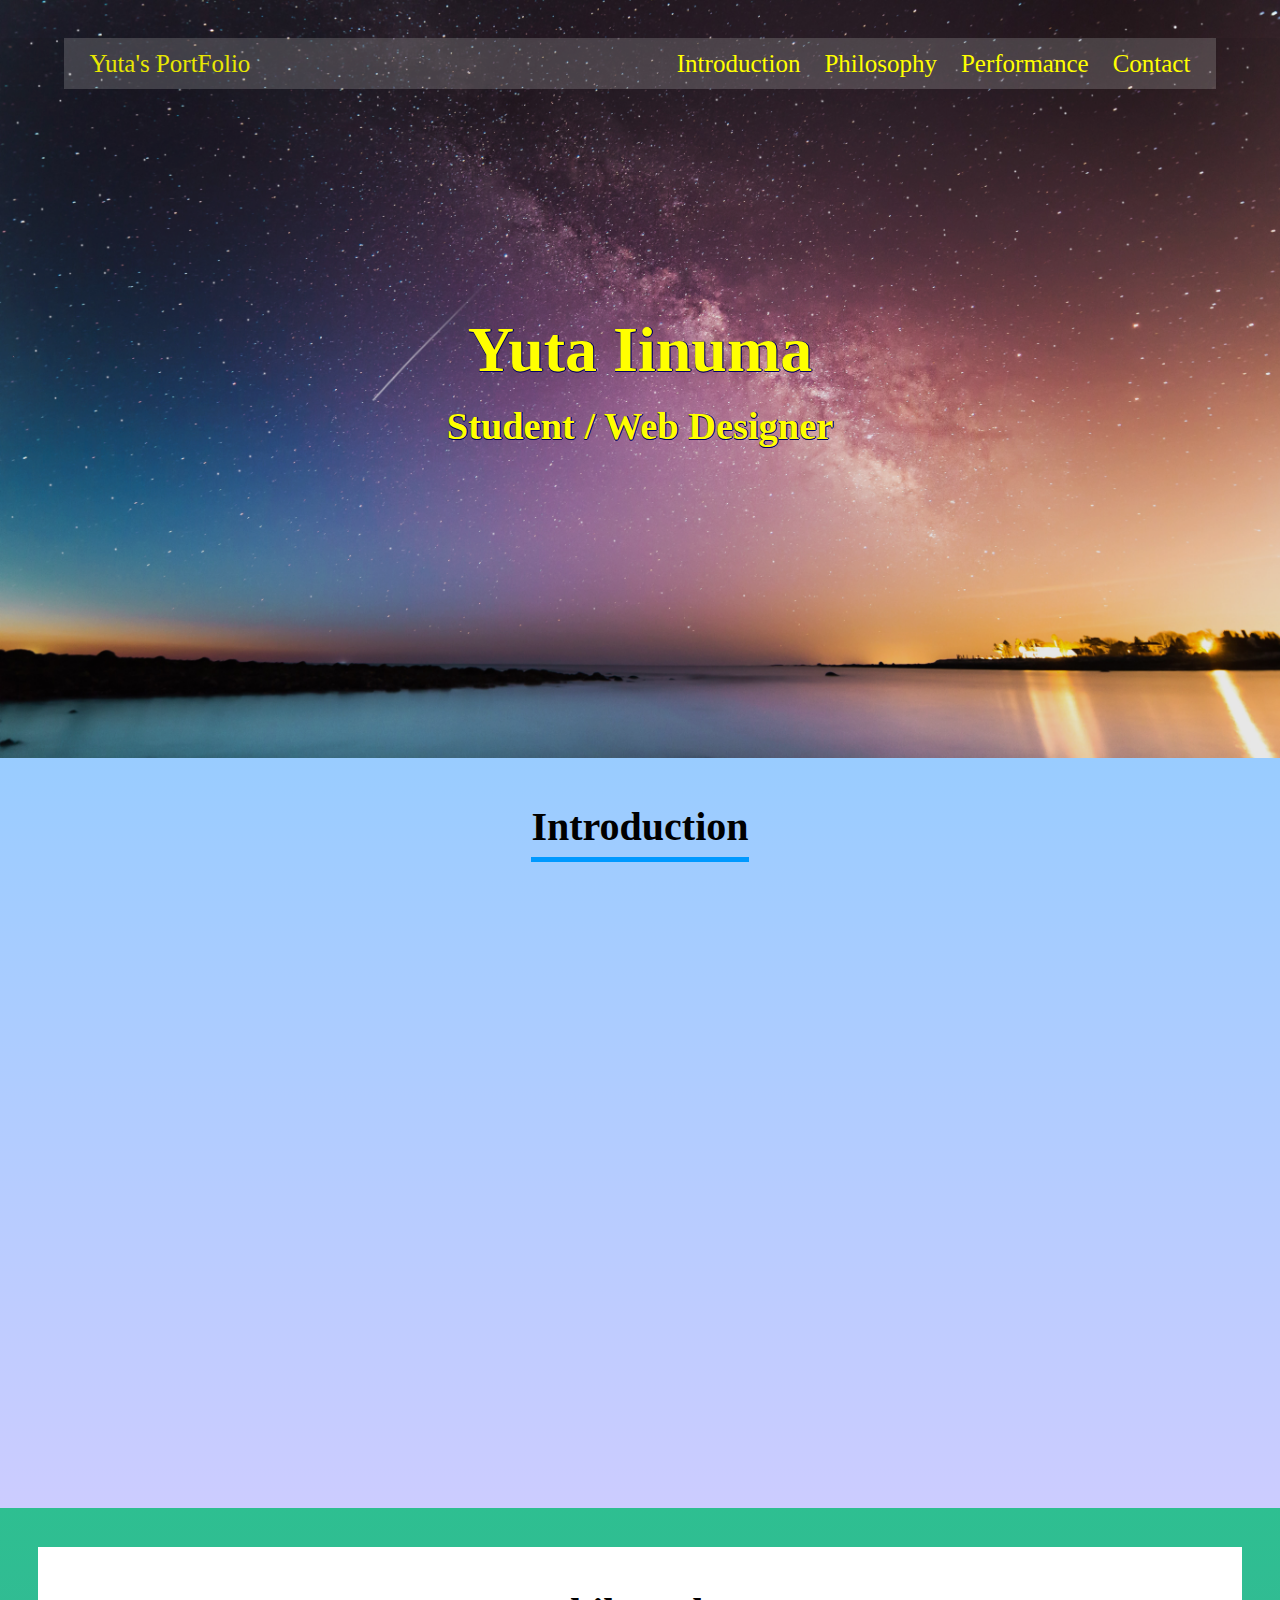
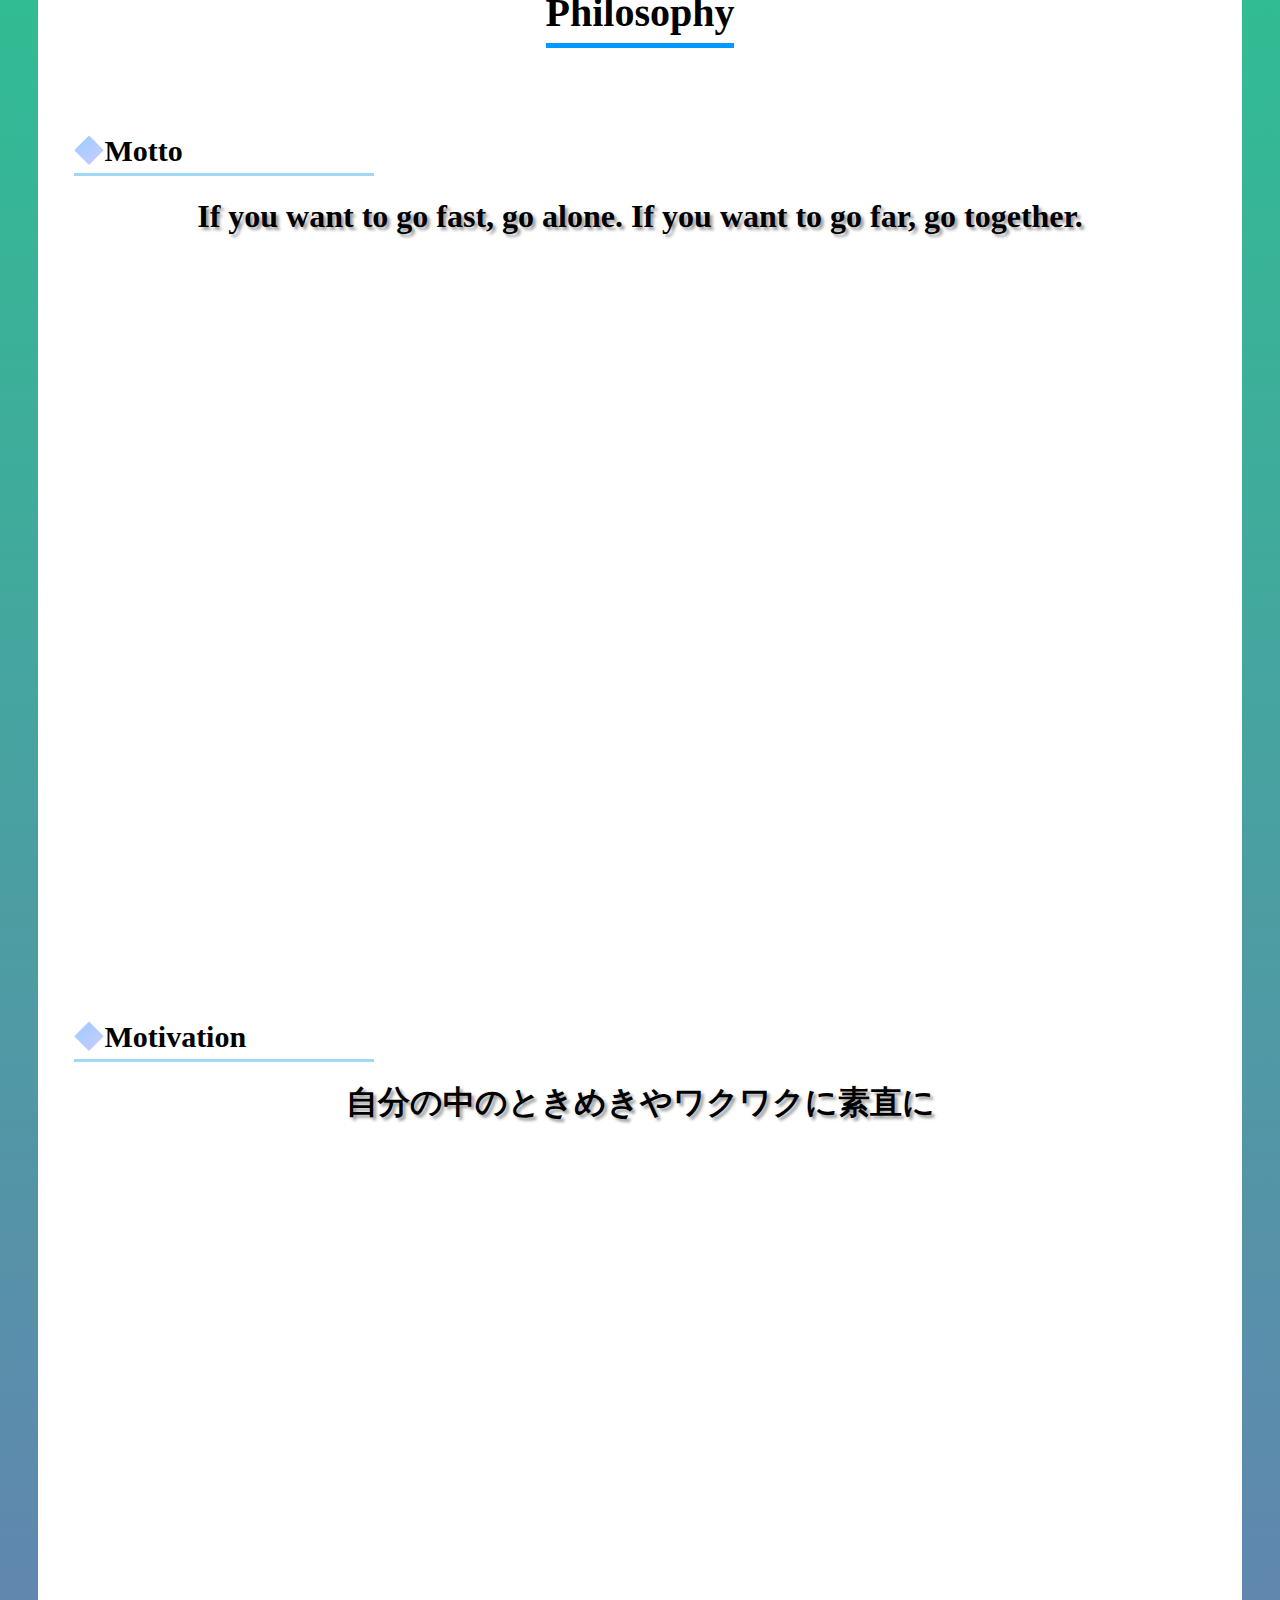
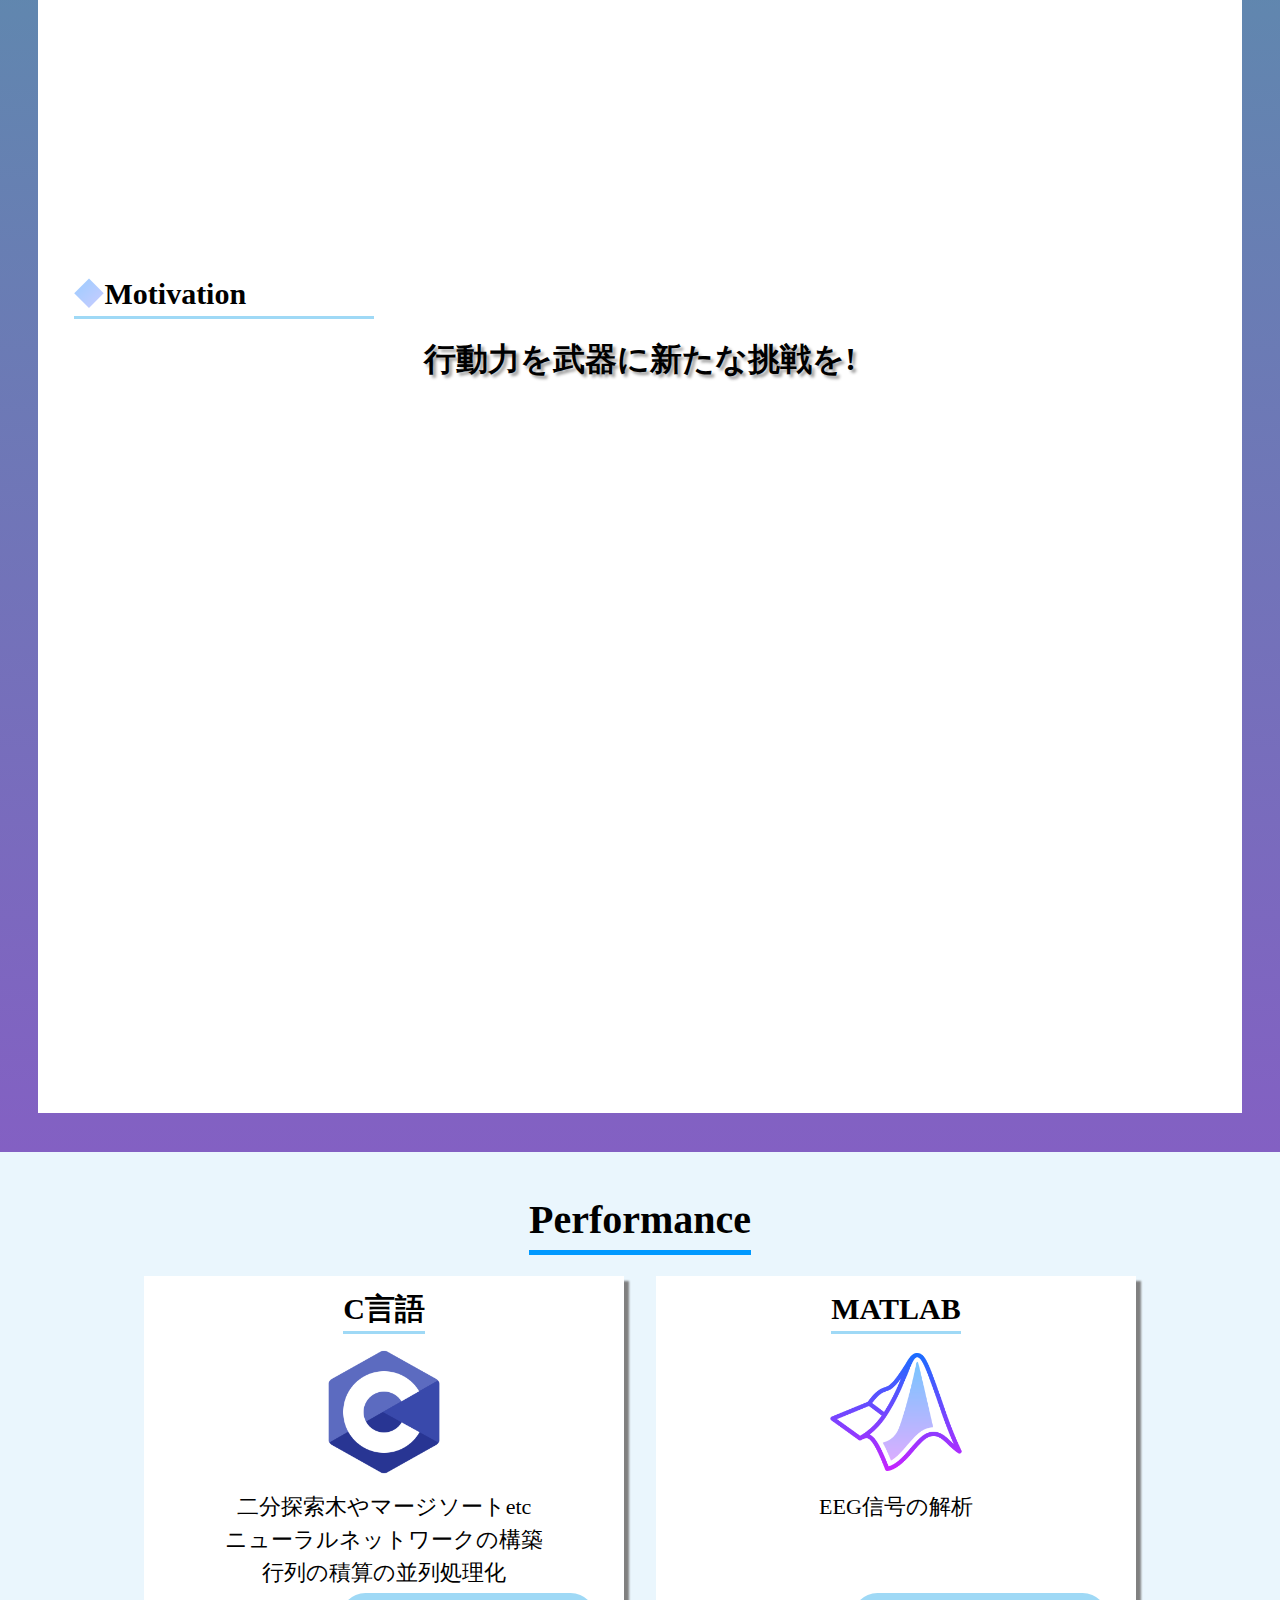
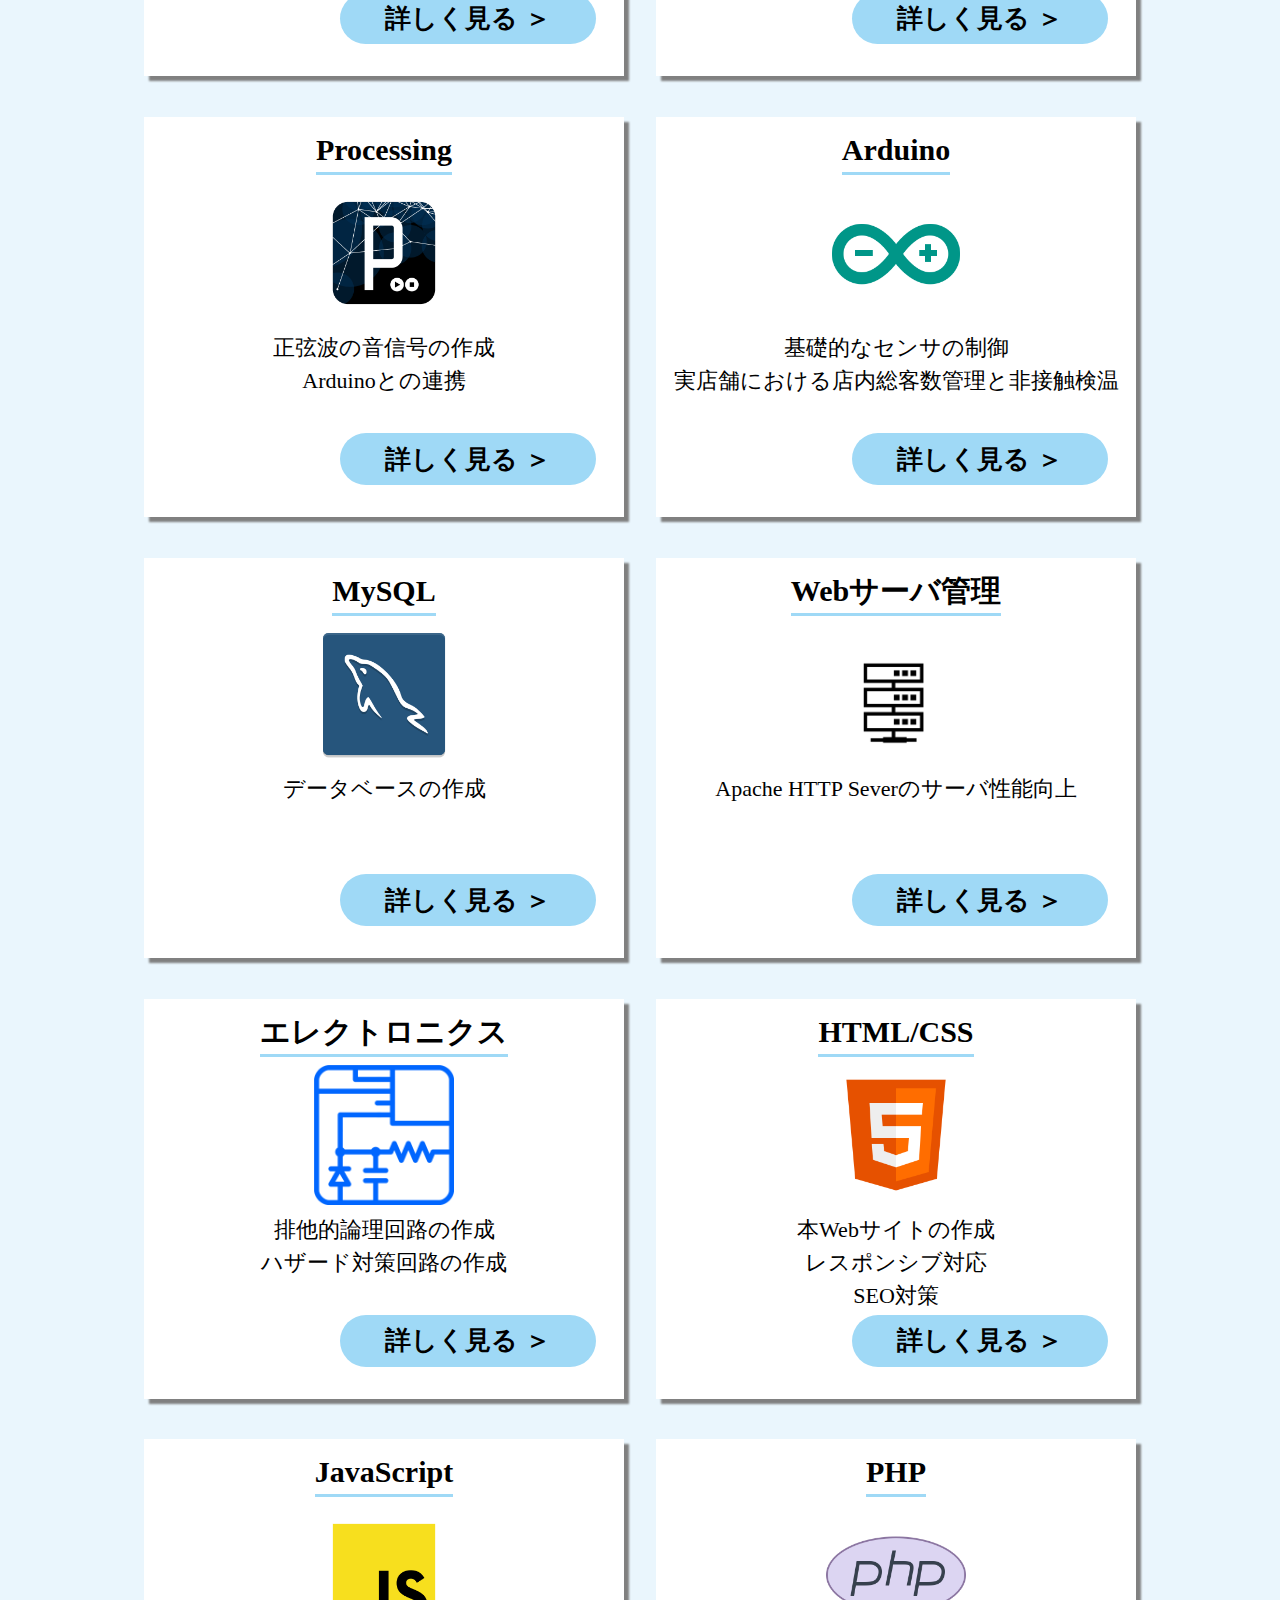
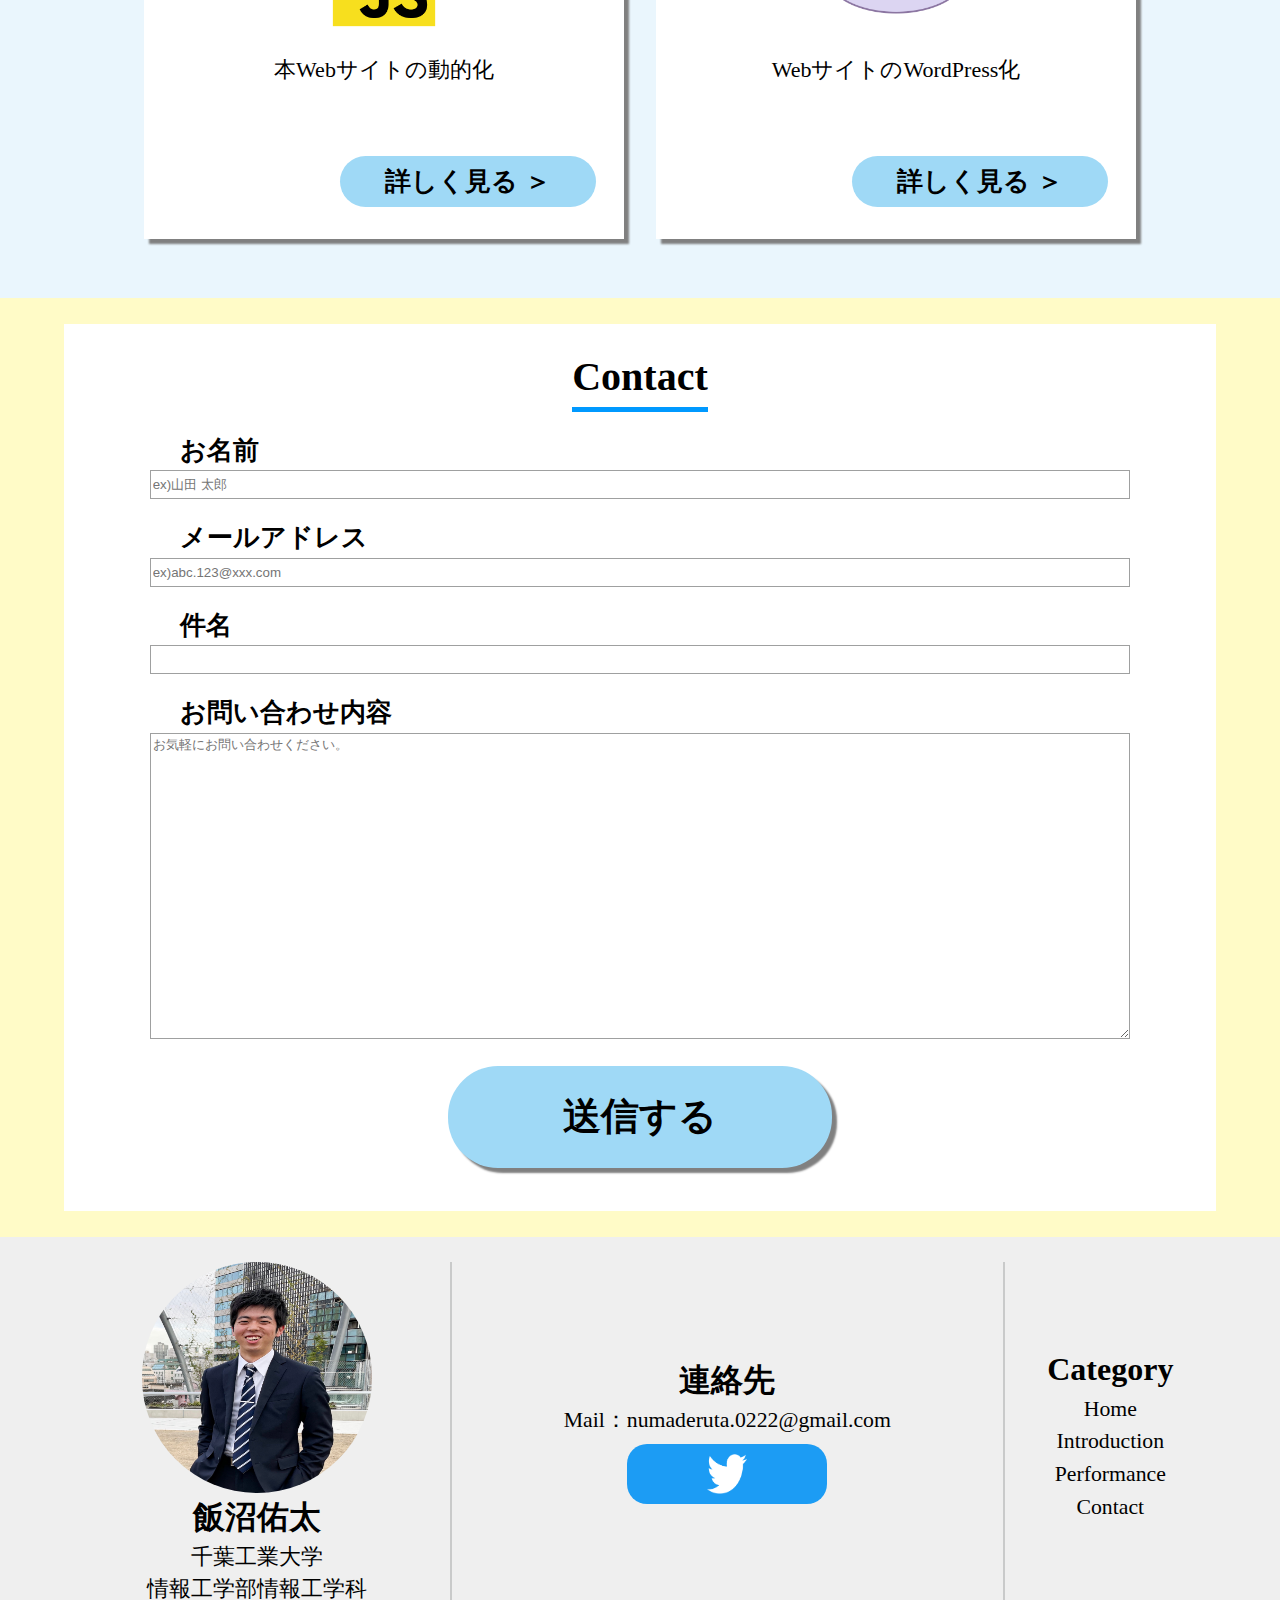
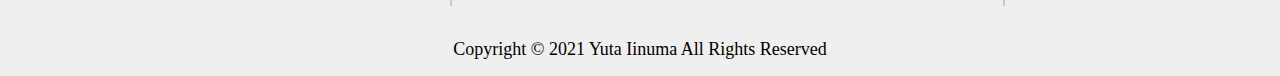
<file: Portfolio/index.html>
<!DOCTYPE html>
<html lang="ja">
<head>
    <meta charset="UTF-8">
    <meta name="viewport" content="widtd=device-widbutto, initial-scale=1.0">
    <meta name="description" content="自分の中のときめきやワクワクに素直に日々活動しております。将来的に自分が思うワクワクを具現化し、最先端テクノロジーを用いて新しいライフスタイルを想像できるよう分野にとらわれることなく知識獲得に励んでおります">
    <link rel="stylesheet" href="css/reset.css">
    <link rel="stylesheet" type="text/css" href="slick/slick.css"/>
    <link rel="stylesheet" type="text/css" href="slick/slick-theme.css"/>
    <link rel="stylesheet" href="css/style.css">
    <title>Yuta's PortFolio</title>
</head>
<body>
</div>
    <div id="back-to-top"></div>
    <div class="mv" id="home">
        <header class="header_flex space">
            <p class="hp_title">Yuta's PortFolio</p>
            <nav class="nav_menu">
                <ul class="flex">
                    <li class="nav_item"><a href="#introduction">Introduction</a></li>
                    <li class="nav_item"><a href="#philosophy">Philosophy</a></li>
                    <li class="nav_item"><a href="#performance">Performance</a></li>
                    <li class="nav_item"><a href="#contact">Contact</a></li>
                </ul>
            </nav>
        </header>
        <div class="mv-main">
            <h1>Yuta Iinuma</h1>
            <h2>Student / Web Designer</h2>
        </div>
    </div>

    <div class="intro" id="introduction">
        <div class="title_control">
            <h2>Introduction</h2>
        </div>

            <div class="intro_contents flex space down-to-top">
                <div class="responsive_intro_control">
                    <img class="intro_img" src="img/renuma.jpg" alt="人物写真">
                </div>
                <div class="intro_texts">
                    <div class="intro_text">
                        <p class="intro_name">飯沼佑太<br>千葉工業大学 情報科学部情報工学科</p>
                        <p>趣味：海外ドラマ・映画鑑賞
                        <br>（近日海外ドラマ・映画紹介サイト制作予定
                        <br>アルバイト：某アパレルショップ
                        <br>所属研究室：信川研究室
                        <br>研究内容：EEG(Electroencephagram)信号の解析</p>
                        <p class="intro_font">使用可能ツール
                            <br>・Visual Studio Code
                            <br>・Xcode
                            <br>・Adobe XD
                            <br>・MATLAB_R2020b
                            <br>・ArduinoIDE
                            <br>・8chワイヤレス脳波アンプNB1-EEG8 neurobelt</p>
                    </div>
                    <div class="intro_text2">
                        <p class="intro_name">飯沼佑太<br>千葉工業大学 情報科学部情報工学科</p>
                        <p class="intro_text_control"><span>趣味</span>：海外ドラマ・映画鑑賞
                        <br>（近日海外ドラマ・映画紹介サイト制作予定
                        <br><span>アルバイト</span>：某アパレルショップ
                        <br><span>所属研究室</span>：信川研究室
                        <br><span>研究内容</span>：EEG(Electroencephagram)信号の解析</p>
                        <br><span>使用可能ツール</span>
                            <br>・Visual Studio Code
                            <br>・Xcode
                            <br>・Adobe XD
                            <br>・MATLAB_R2020b
                            <br>・ArduinoIDE
                            <br>・8chワイヤレス脳波アンプNB1-EEG8 neurobelt</p>
                    </div>
                </div>
            </div>

    </div>

    <div class="philosophy_bg">
        <div class="philosophy" id="philosophy">
            <div class="title_control">
                <h2 class="sub_title">Philosophy</h2>
            </div>
            <div class="motivation">
                <h3 class="contents_title"><span>◆</span>Motto</h3>
                <div class="title_control">
                    <p class="motto_main"> If you want to go fast, go alone. If you want to go far, go together.</p>
                </div>
                <div class="motivation_img down-to-top">
                    <img src="img/motto.jpg" alt="">
                </div>
                <p class="motivation_text down-to-top">
                    私のアルバイト先は日々約15人ほどのスタッフがチームとして店舗運営しています。
                    そこで自らがリーダーとして店舗運営する際に、個人スキルよりもチームによる運営の方が可能性が広がる事を学びました。
                    目の前の小さな問題を解決する時は個人スキルの方が有利かもしれません。
                    しかし、より大きな目標を解決するにはチームで挑んだ方が可能性が広がることを学びました。
                    店舗としてより大きな目標を達成するために、多くの人を巻き込みながらスタッフを牽引してきました。
                </p>
            </div>
            <div class="motivation">
                <h3 class="contents_title"><span>◆</span>Motivation</h3>
                <div class="title_control">
                    <p class="motto_main">自分の中のときめきやワクワクに素直に</p>
                </div>
                <div class="motivation_img down-to-top">
                    <img src="img/motivation.jpg" alt="">
                </div>
                <p class="motivation_text down-to-top">
                    小さい時から映画が好きで、その時からSF映画の世界のようなものを夢見ていました。
                    その影響か、新しい技術や最先端テクノロジーに興味があり、ニュースや実物を見る度いつもワクワクしており、心を弾ませていました。
                    そして現在、そのワクワクを自らの手で作り上げることができること事態にワクワクしており、このワクワクこそが私自身のモチベーションであり軸である。
                </p>
            </div>
            <div class="motivation">
                <h3 class="contents_title "><span>◆</span>Motivation</h3>
                <div class="title_control">
                    <p class="motto_main">行動力を武器に新たな挑戦を!</p>
                </div>
                <div class="motivation_img down-to-top">
                    <img src="img/vision.jpg" alt="">
                </div>
                <p class="motivation_text down-to-top">
                    私は将来、自分が思うワクワクを具現化し、最先端テクノロジーを用いて新しいライフスタイルを創造したいです。
                    大学の自由課題では実店舗におけるコロナ対策を図るシステム開発をし、研究では医療分野に携わる脳波信号の解析をし、学外活動としてフリーランスとしてWebデザイナーとして活動しています。
                    このように、分野に縛られる事なく広い視野で社会問題に向き合い、人々がワクワクし当たり前に使われるようなソリューションを提供できるようになりたいと考えております。
                </p>
            </div>
        </div>
    </div>

    <div class="performance" id="performance">
        <div class="title_control">
            <h2 class="sub_title">Performance</h2>
        </div>
        
        <div class="inner2">
            <div class="flex">
                <div class="per_contents">
                    <div class="tac">
                        <h3 id="per_title">C言語</h3>
                    </div>
                    <div class="tac">
                        <img src="img/C-pro.png" alt="ロゴ">
                    </div>
                        <div class="per_texts">
                            <div class="tac">
                                <p>二分探索木やマージソートetc</p>
                                <p>ニューラルネットワークの構築</p>
                                <p>行列の積算の並列処理化</p>
                            </div>
                        </div>
                    <a href="c.html">
                        <div class="button_control">
                            <button id="test">詳しく見る ＞</button>
                        </div>
                    </a>
                </div>
                <div class="per_contents">
                    <div class="tac">
                        <h3 id="per_title">MATLAB</h3>
                    </div>
                    <div class="tac">
                        <img src="img/matlab.png" alt="ロゴ">
                    </div>
                        <div class="per_texts">
                            <div class="tac">
                                <p>EEG信号の解析</p>
                            </div>
                        </div>
                    <a href="matlab.html">
                        <div class="button_control">
                            <button id="test">詳しく見る ＞</button>
                        </div>
                    </a>
                </div>
            </div>
    
            <div class="flex">
                <div class="per_contents">
                    <div class="tac">
                        <h3 id="per_title">Processing</h3>
                    </div>
                    <div class="tac">
                        <img src="img/processing.png" alt="ロゴ">
                    </div>
                        <div class="per_texts">
                            <div class="tac">
                                <p>正弦波の音信号の作成</p>
                                <p>Arduinoとの連携</p>
                            </div>
                        </div>
                    <a href="arduino.html">
                        <div class="button_control">
                            <button id="test">詳しく見る ＞</button>
                        </div>
                    </a>
                </div>
                <div class="per_contents">
                    <div class="tac">
                        <h3 id="per_title">Arduino</h3>
                    </div>
                    <div class="tac">
                        <img src="img/arduino.png" alt="ロゴ">
                    </div>
                        <div class="per_texts">
                            <div class="tac">
                                <p>基礎的なセンサの制御</p>
                                <p>実店舗における店内総客数管理と非接触検温</p>
                            </div>
                        </div>
                    <a href="arduino.html">
                        <div class="button_control">
                            <button id="test">詳しく見る ＞</button>
                        </div>
                    </a>
                </div>
            </div>
    
            <div class="flex">
                <div class="per_contents">
                    <div class="tac">
                        <h3 id="per_title">MySQL</h3>
                    </div>
                    <div class="tac">
                        <img src="img/mysql.png" alt="ロゴ">
                    </div>
                        <div class="per_texts">
                            <div class="tac">
                                <p>データベースの作成</p>
                            </div>
                        </div>
                    <a href="mysql.html">
                        <div class="button_control">
                            <button id="test">詳しく見る ＞</button>
                        </div>
                    </a>
                </div>
                <div class="per_contents">
                    <div class="tac">
                        <h3 id="per_title">Webサーバ管理</h3>
                    </div>
                    <div class="tac">
                        <img src="img/sever.png" alt="ロゴ">
                    </div>
                        <div class="per_texts">
                            <div class="tac">
                                <p>Apache HTTP Severのサーバ性能向上</p>
                            </div>
                        </div>
                    <a href="webserver.html">
                        <div class="button_control">
                            <button id="test">詳しく見る ＞</button>
                        </div>
                    </a>
                </div>
            </div>
    
            <div class="flex">
                <div class="per_contents">
                    <div class="tac">
                        <h3 id="per_title">エレクトロニクス</h3>
                    </div>
                    <div class="tac">
                        <img src="img/ere.png" alt="ロゴ">
                    </div>
                        <div class="per_texts">
                            <div class="tac">
                                <p>排他的論理回路の作成</p>
                                <p>ハザード対策回路の作成</p>
                            </div>
                        </div>
                    <a href="ere.html">
                        <div class="button_control">
                            <button id="test">詳しく見る ＞</button>
                        </div>
                    </a>
                </div>
                <div class="per_contents">
                    <div class="tac">
                        <h3 id="per_title">HTML/CSS</h3>
                    </div>
                    <div class="tac">
                        <img src="img/html.png" alt="ロゴ">
                    </div>
                        <div class="per_texts">
                            <div class="tac">
                                <p>本Webサイトの作成</p>
                                <p>レスポンシブ対応</p>
                                <p>SEO対策</p>
                            </div>
                        </div>
                    <a href="html_css.html">
                        <div class="button_control">
                            <button id="test">詳しく見る ＞</button>
                        </div>
                    </a>
                </div>
            </div>
    
            <div class="flex">
                <div class="per_contents">
                    <div class="tac">
                        <h3 id="per_title">JavaScript</h3>
                    </div>
                    <div class="tac">
                        <img src="img/js.png" alt="ロゴ">
                    </div>
                        <div class="per_texts">
                            <div class="tac">
                                <p>本Webサイトの動的化</p>
                            </div>
                        </div>
                    <a href="js.html">
                        <div class="button_control">
                            <button id="test">詳しく見る ＞</button>
                        </div>
                    </a>
                </div>
                <div class="per_contents">
                    <div class="tac">
                        <h3 id="per_title">PHP</h3>
                    </div>
                    <div class="tac">
                        <img src="img/php.png" alt="ロゴ">
                    </div>
                        <div class="per_texts">
                            <div class="tac">
                                <p>WebサイトのWordPress化</p>
                            </div>
                        </div>
                    <a href="php.html">
                        <div class="button_control">
                            <button id="test">詳しく見る ＞</button>
                        </div>
                    </a>
                </div>
            </div>      
        </div>
    </div>

    <div class="contact" id="contact">
        <div class="inner">
            <div class="contact_frame">
                <div class="title_control">
                    <h2 class="sub_title">Contact</h2>
                </div>
                    <form class="contact_control" action="https://docs.google.com/forms/u/1/d/e/1FAIpQLSfrmf9T6nKjOpBmWAMnXyyuLWwC2usC3KMvhEiBBA61qjsj6w/formResponse?embedded=true" target="_self" method="POST" id="mG61Hd" jsmodel="TOfxwf Q91hve" data-response="%.@.[]]" data-first-entry="0" data-last-entry="4" data-is-first-page="true">
                        <label class="contact_label" for="name">お名前</label>
                        <input id="name" type="text" name="entry.1687233897" placeholder="ex)山田 太郎" required/>
                        <label class="contact_label" for="email">メールアドレス</label>
                        <input id="email" type="text" name="entry.823582083" placeholder="ex)abc.123@xxx.com" required/>
                        <label class="contact_label" for="email">件名</label>
                        <input id="email" type="text" name="entry.655244887" required/>                            <label class="contact_label" for="msg">お問い合わせ内容</label>
                        <textarea id="msg" name="ntry.1011476410" size="60" placeholder="お気軽にお問い合わせください。"></textarea>
                        <br>
                        <button class="contact_button" type="submit" name="button" value="送信">送信する</button>
                    </form>
            </div>
        </div>
    </div>

    <footer>
        <div class="footer_flex inner space_center">
            <div class="footer_intro">
                <div class="footer_flex2">
                    <img src="img/renuma.jpg" alt="人物写真">
                    <div class="footer_contents">
                        <p class="footer_item">飯沼佑太</p>
                        <p>千葉工業大学</p>
                        <p>情報工学部情報工学科</p>
                    </div>
                </div>
            </div>
            <div class="footer_contact">
                <p class="footer_item">連絡先</p>
                <p><a href="mailto:numaderuta.0222@gmail.com">Mail：numaderuta.0222@gmail.com</a></p>
                <div class="tw_bg">
                    <a href="https://twitter.com/IinumaYuta" target="_blank" rel="noopener noreferrer"><img class="tw_img" src="img/twitter.png" alt=""></a>
                </div>
                <a href="https://twitter.com/IinumaYuta" target="_blank" rel="noopener noreferrer"><img class="tw_img2" src="img/twitter2.png" alt=""></a>
            </div>
            <div class="footer_cat">
                <p class="footer_item">Category</p>
                <p><a href="#home">Home</a></p>
                <p><a href="#introduction">Introduction</a></p>
                <p><a href="#performance">Performance</a></p>
                <p><a href="#contact">Contact</a></p>
            </div>
        </div>
        <p class="copyright">Copyright ©︎ 2021 Yuta Iinuma All Rights Reserved</p>
    </footer>

        <!-- jQueryの読み込み（CDN） -->
        <script src="js/jquery.min.js"></script>
        <!-- main.jsの読み込み -->
        <script src="js/main.js"></script>
</body>
</html>
</file>
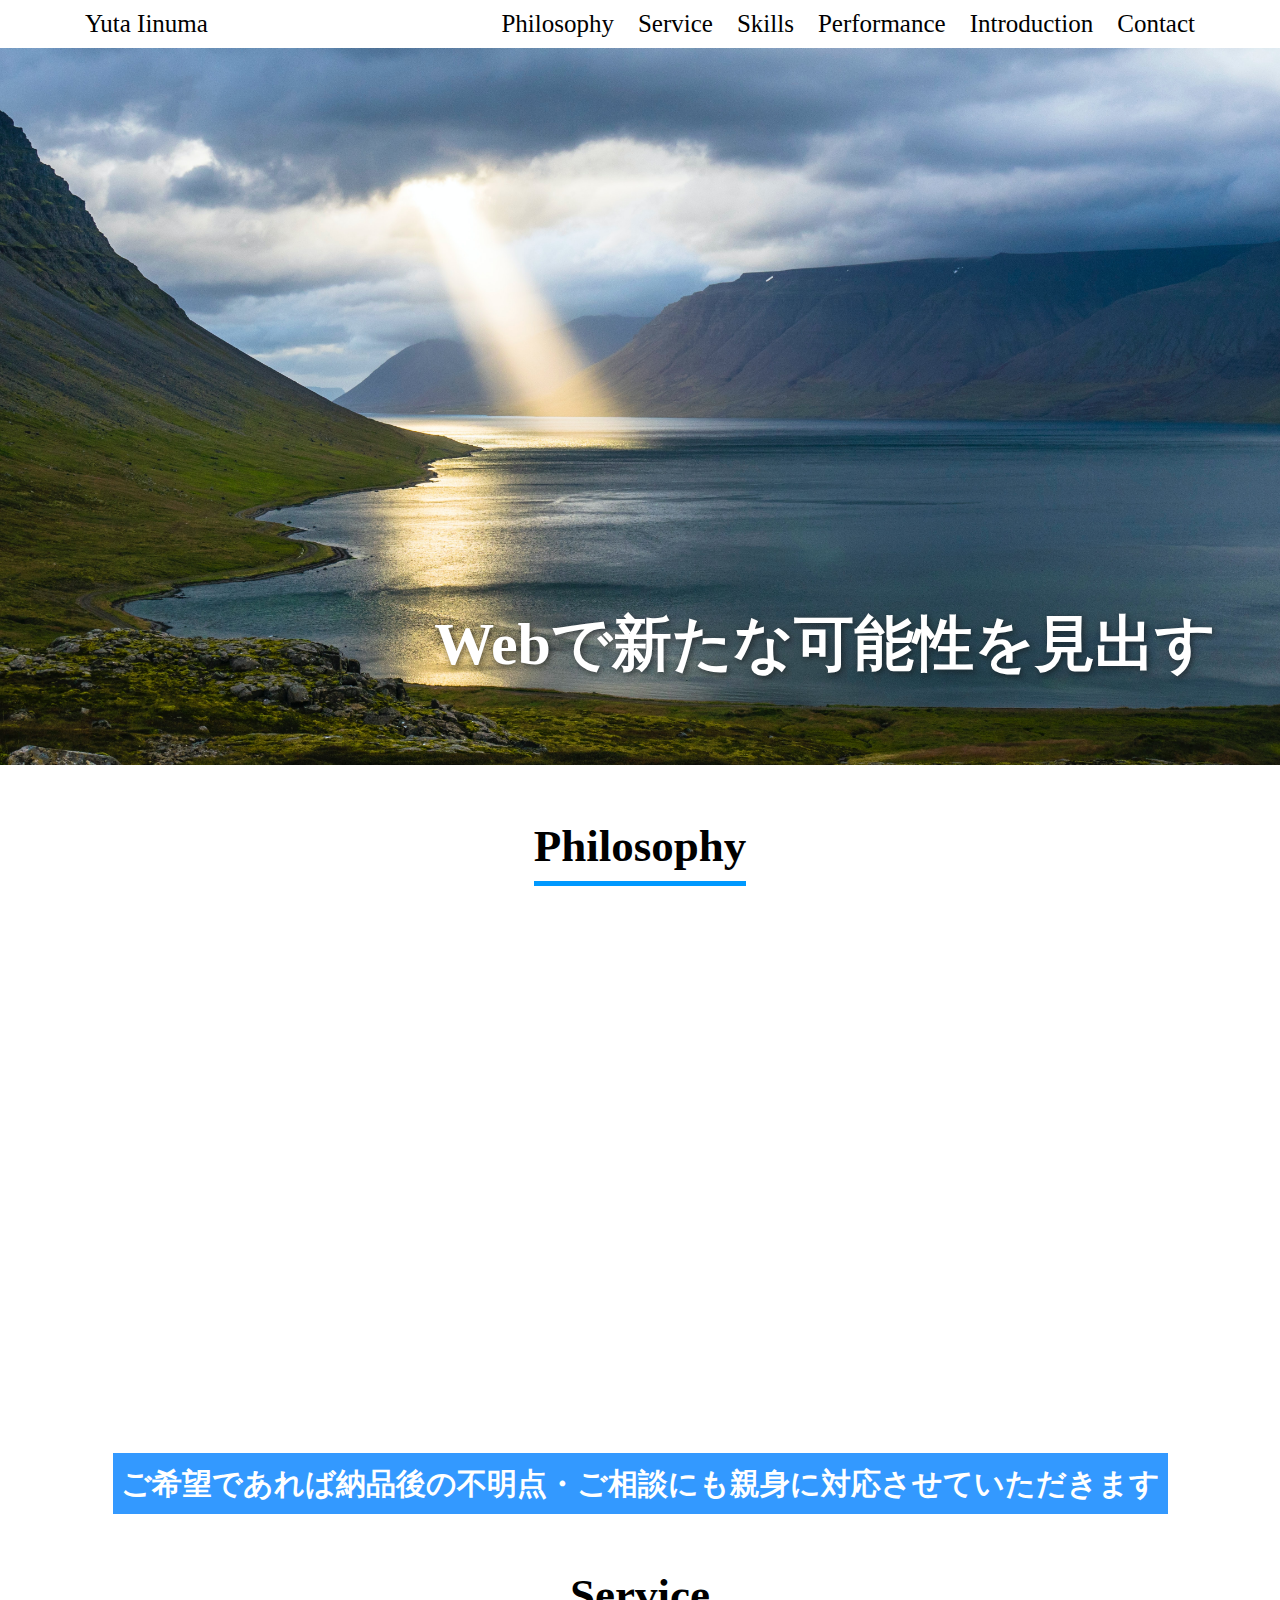
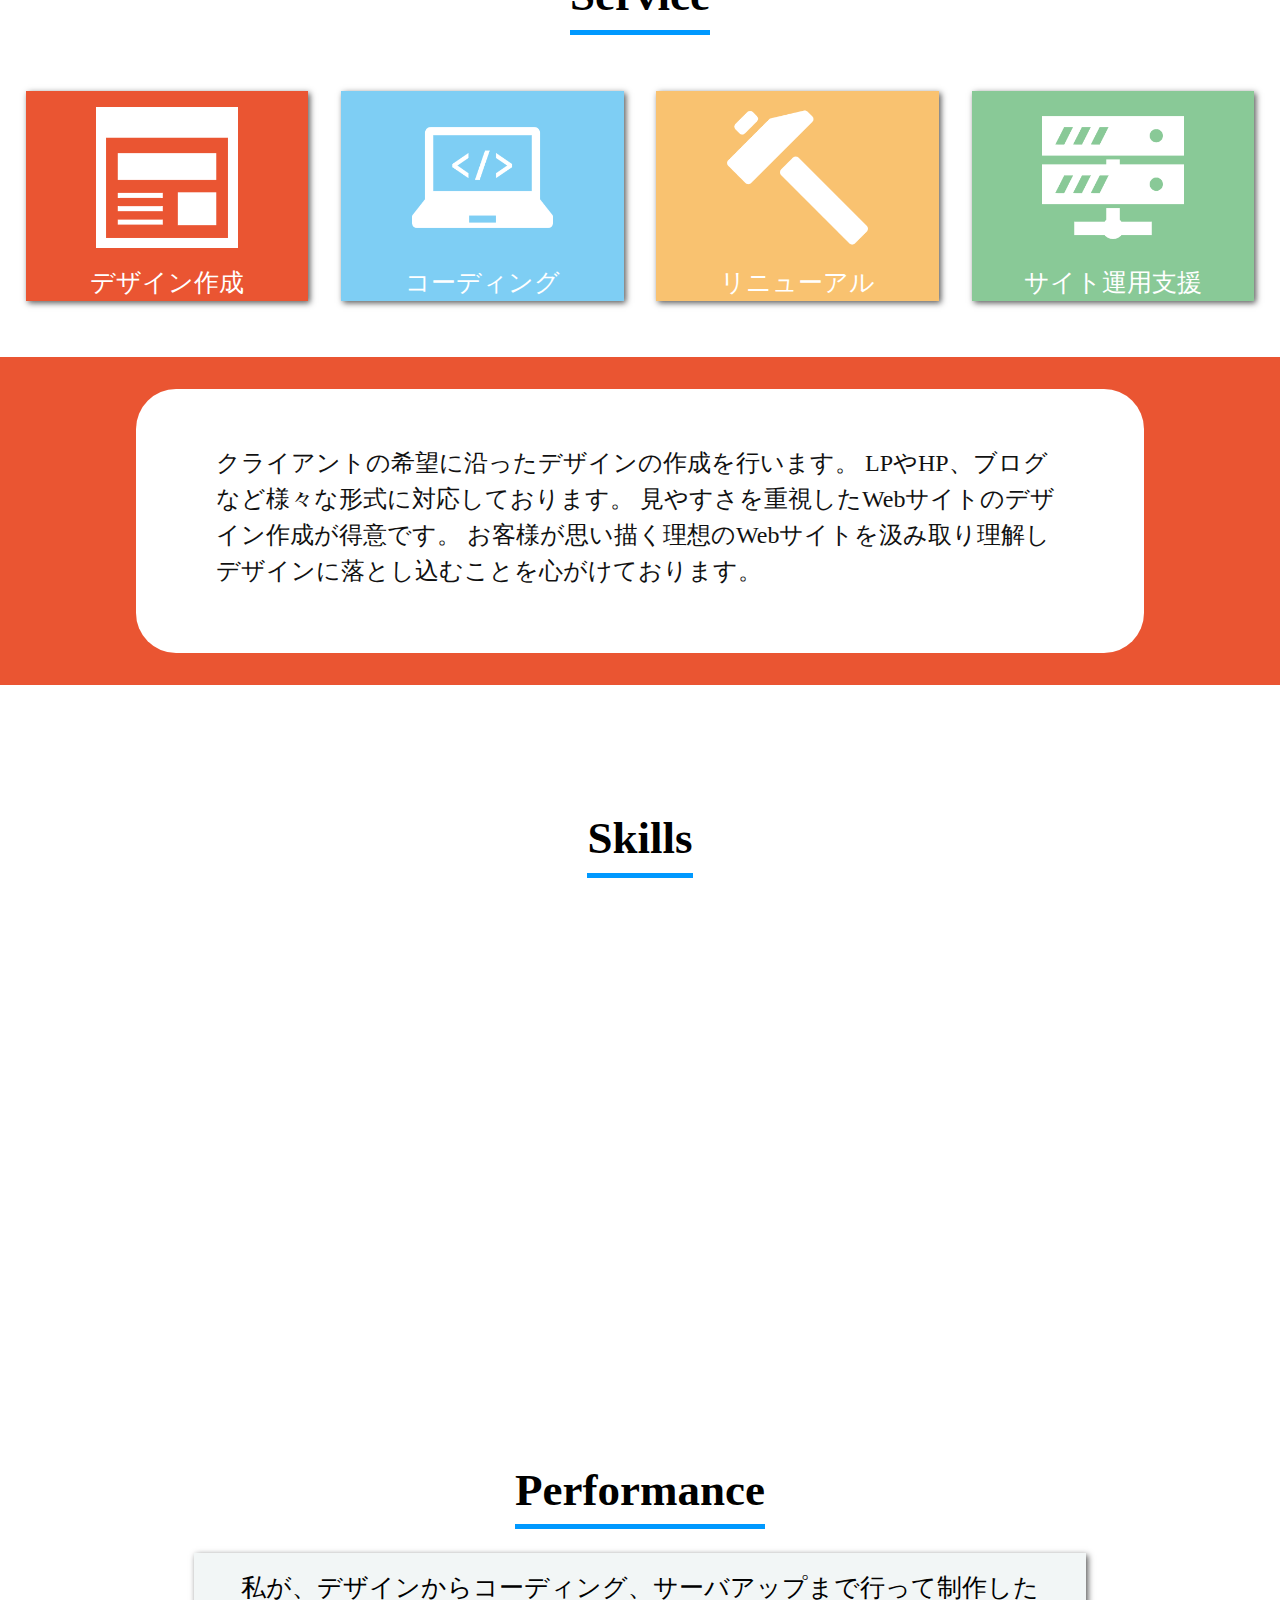
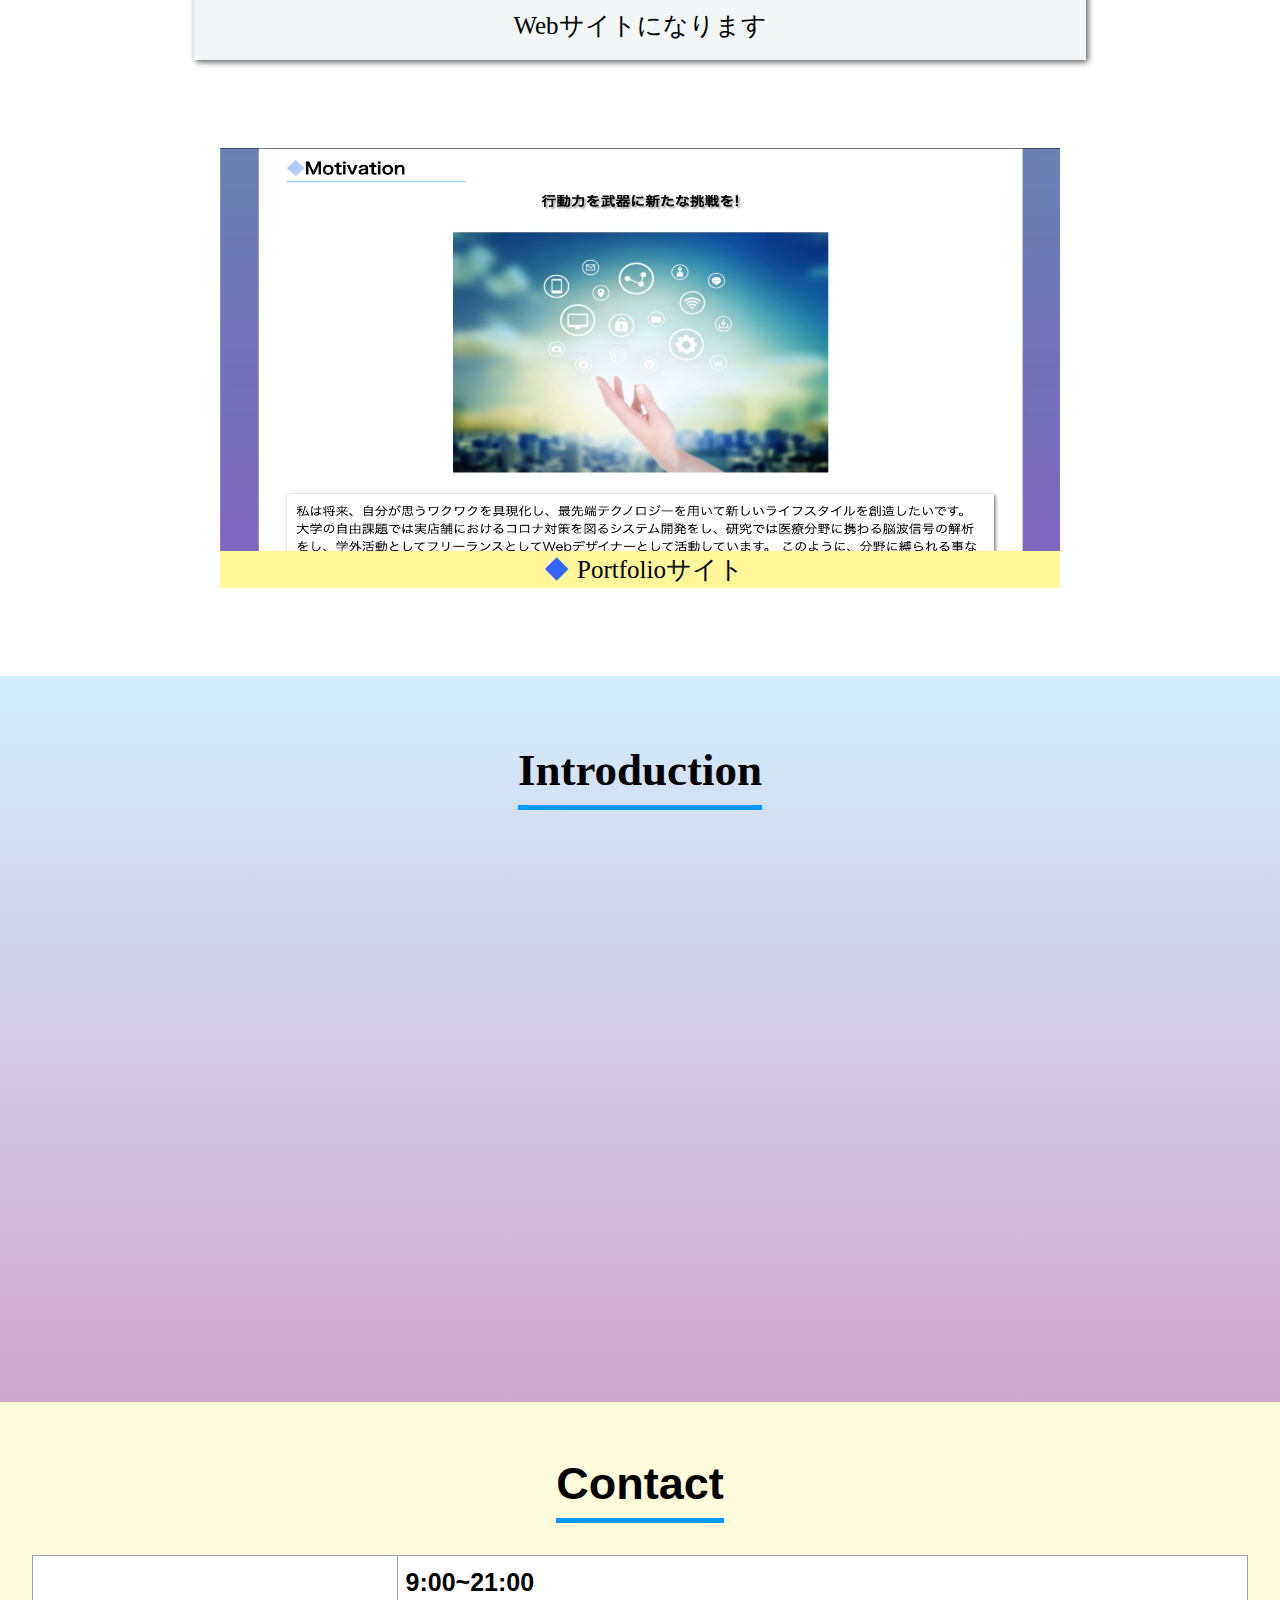
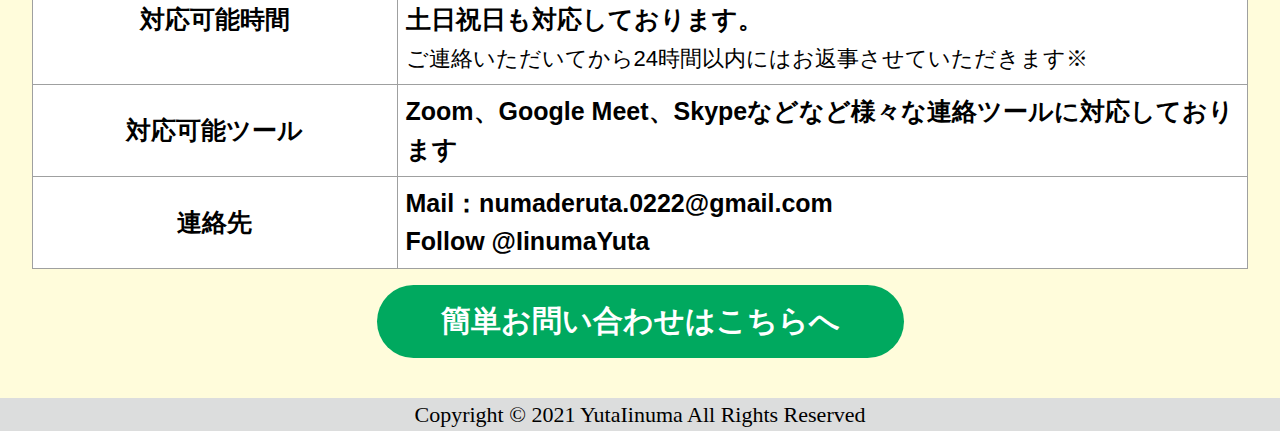
<file: webdesign_portfolio/index.html>
<!DOCTYPE html>
<html lang="ja">
<head>
    <meta charset="UTF-8">
    <meta name="viewport" content="width=device-width, initial-scale=1.0">
    <link rel="canonical" href="https://yuta-webdesign.jp/">
    <meta property="og:url" content="https://yuta-webdesign.jp/">
    <link rel="stylesheet" href="css/reset.css">
    <link rel="stylesheet" href="css/style.css">
    <title>Yuta Iinuma 千葉でフリーランスとしてWeb制作を行なっています。</title>
    <meta content="千葉でフリーランスとしてWeb制作をしております。YutaIinumaです。デザイン作成からコーディング、既にお持ちのWebサイトのリニューアル、納品後のバックアップまで行なっておりお客様に寄り添ったサービスを提供しております。" name="description">
</head>
<body>
    <header class="flex space_between">
        <p class="logo"><a href="#yuta">Yuta Iinuma</a></p>
        <div class="nav-wrapper">
            <nav class="nav_menu">
                <ul class="flex">
                    <li class="nav_item"><a href="#philosophy">Philosophy</a></li>
                    <li class="nav_item"><a href="#service">Service</a></li>
                    <li class="nav_item"><a href="#skills">Skills</a></li>
                    <li class="nav_item"><a href="#performance">Performance</a></li>
                    <li class="nav_item"><a href="#introduction">Introduction</a></li>
                    <li class="nav_item"><a href="#contact">Contact</a></li>
                </ul>
            </nav>
        </div>
        <div id="hamburger">
            <span></span>
            <span></span>
            <span></span>
          </div>
    </header>
    <div class="mv" id="yuta">
        <h1 >Webで新たな可能性を見出す</h1>
    </div>

    <div class="inner">
        <div class="philosophy" id="philosophy">
            <div class="text_center">
                <h2 class="sub_title">Philosophy</h2>
            </div>
            <div class="philo_content down-to-top">
                <h3 class="content_title"><span>◆</span>幅広い分野/業種の方々の新たな挑戦をWebでバックアップ</h3>
                    <p class="text_item">
                        アルバイトの接客業で培った傾聴力を活用し、お客様が思い描く理想像を理解し、期待を遥かに上回るWebサイト制作を実施します。
                    </p>
            </div>
            <div class="philo_content down-to-top">
                <h3 class="content_title"><span>◆</span>どのWebデザイナーよりも手厚いサポートをさせていただきます</h3>
                    <p class="text_item">
                        「新しくでWebを開設したい」と考えていて、Webサイトやインターネットに詳しくないお客様にもわかるよう、制作内容からWebサイト・インターネットの仕組みまでご説明させていただきます。
                    </p>
            </div>
            <div class="text_center">
                <p class="philo_text">ご希望であれば納品後の不明点・ご相談にも親身に対応させていただきます</p>
            </div>
        </div>
    </div>
        <div class="service" id="service">
            <div class="text_center">
                <h2 class="sub_title">Service</h2>
            </div>
            <div class="inner2">
                <div class="flex space_between wrap strech_control">
                    <div class="service_content red" id="btn1">
                            <img class="service_img" src="img/design.png" alt="デザイン作成">
                            <p class="service_text">デザイン作成</p>
                    </div>
                    <div class="service_content blue" id="btn2">
                            <img class="service_img" src="img/coding.png" alt="コーディング">
                            <p class="service_text">コーディング</p>
                    </div>
                    <div class="service_content yellow" id="btn3">
                        <img class="service_img" src="img/re.png" alt="改修">
                        <p class="service_text">リニューアル</p>
                    </div>
                    <div class="service_content green" id="btn4">
                        <img class="service_img" src="img/server.png" alt="サイト運用">
                        <p class="service_text">サイト運用支援</p>
                    </div>
                </div>
            </div>
            <div class="contents_area">
                <div class="service_items red _slide" id="panel1">
                    <div class="service_inner">
                        <p class="service_items_text _1">
                            クライアントの希望に沿ったデザインの作成を行います。
                            LPやHP、ブログなど様々な形式に対応しております。
                            見やすさを重視したWebサイトのデザイン作成が得意です。
                            お客様が思い描く理想のWebサイトを汲み取り理解しデザインに落とし込むことを心がけております。
                        </p>
                    </div>
                </div>
                <div class="service_items blue" id="panel2">
                    <div class="service_inner">
                        <p class="service_items_text _2">
                            HTML,CSSにてお客様の希望に沿ったWebサイトをプログラムを書いて作成します。
                            JavaScriptでWebサイトに動きをつけたり、WordPressにてブログやお問い合わせフォームの制作まで行います。
                            また、ご希望でSEO対策、レスポンシブに対応したコーディングも実施します。
                            必要最低限で効率的なコーディングを行うことを心がけます。
                        </p>
                    </div>
                </div>
                <div class="service_items  yellow" id="panel3">
                    <div class="service_inner">
                        <p class="service_items_text _3">
                            すでにお持ちのWebサイト内のデザインやレイアウトの一部変更や新規ページ作成、
                            まったく新しいWebサイトにリニューアルなど新規制作以外に改修/リニューアルも行っております。
                            お客様の現在の不満やお困りな点を改善した最良のWebサイトへ改修/リニューアルすることをお約束します。
                        </p>
                    </div>
                </div>
                <div class="service_items green" id="panel4">
                    <div class="service_inner">
                        <p class="service_items_text _4">
                            制作したWebサイトを納品後、公開できるようにするためサーバーアップまで手厚くバックアップさせていただきます。
                            サーバー選びやプラン選びから具体的なサーバーアップ方法までお客様に寄り添ったサービスも行っております。
                            お客様がWebサイトを安全に運用できるよう納品後の支援までさせていただきます。
                        </p>
                    </div>
                </div>
            </div>
        </div>

    <div class="inner">
        <div class="skills" id="skills">
            <div class="text_center">
                <h2 class="sub_title">Skills</h2>
            </div>
            <p class="text_item down-to-top">
                よりクオリティーが高くお客様の期待を遥かに上回るWebサイトを作成できるよう日々知識の獲得に邁進しております。
            </p>
            <div class="skill_img_control down-to-top">
                <div class="flex wrap space_between">
                    <img class="skill_img" src="img/html.jpg" alt="html">
                    <img class="skill_img" src="img/css.jpg" alt="css">
                    <img class="skill_img" src="img/js.jpg" alt="js">
                    <img class="skill_img" src="img/jquery.jpg" alt="jq">
                    <img class="skill_img" src="img/php.jpg" alt="php">
                    <img class="skill_img" src="img/wordpress.jpg" alt="wp">
                    <img class="skill_img" src="img/sever.jpg" alt="server">
                    <img class="skill_img" src="img/xd.jpg" alt="xd">
                </div>
            </div>
        </div>

        <div class="performance" id="performance">
            <div class="text_center">
                <h2 class="sub_title">Performance</h2>
            </div>
            <p class="text_item">
                私が、デザインからコーディング、サーバアップまで行って制作したWebサイトになります
            </p>
            <div class="per_content" id="slideshow">
                <div class="per-img-wrap">
                    <img class="per_img" src="img/port4.jpg" alt="">
                    <img class="per_img" src="img/port5.jpg" alt="">
                    <img class="per_img" src="img/port6.jpg" alt="">
                    <div class="per_texts">
                        <p class="per_text_item">
                            <span>◆</span>Portfolioサイト
                        </p>
                    </div>
                </div>
            </div>
        </div>
    </div>

        <div class="intro" id="introduction">
            <div class="text_center">
                <h2 class="sub_title">Introduction</h2>
            </div>
            <div class="intro_contents flex space down-to-top">
                <div class="responsive_intro_control intro_img">
                    <img src="img/renuma.jpg" alt="人物写真">
                </div>
                <div class="intro_text">
                    <p class="intro_name">飯沼佑太</p>
                    <p class="intro_text_item">出身地：千葉県</p>
                    <p class="intro_text_item">趣味：映画・海外ドラマ鑑賞 サウナ</p>
                    <p class="intro_text_comment">(近日映画・海外ドラマ紹介サイト立ち上げ予定です。)</p>
                    <p class="intro_text_item"><span>座右の銘</span><br>If you want to go fast, go alone. If you want to go far, go together.</p>
                    <div class="intro_text_control">
                        <p><span>主な研究内容</span>
                            <br>超高齢化社会に向けた脳波解析を用いた認知症の早期診断システムの開発
                        </p>
                    </div>
                </div>
                <div class="intro_text2">
                    <p class="intro_name">飯沼佑太</p>
                    <div class="intro_text_control">
                        <p><span>出身地</span><br>生まれは大阪府、育ちは千葉県</p>
                    </div>
                    <div class="intro_text_control">
                        <p><span>趣味</span><br>映画・海外ドラマ鑑賞 サウナ</p>
                        <p class="intro_text_comment">(近日映画・海外ドラマ紹介サイト立ち上げ予定です。)</p>
                    </div>
                    <div class="intro_text_control">
                        <p><span>座右の銘</span><br>If you want to go fast, go alone. If you want to go far, go together.</p>
                    </div>
                    <div class="intro_text_control">
                        <p><span>主な研究内容</span>
                            <br>超高齢化社会に向けた脳波解析を用いた認知症の早期診断システムの開発
                        </p>
                    </div>
        </div>
            </div>
        </div>

        <div class="contact" id="contact">
            <div class="text_center">
                <h2 class="sub_title">Contact</h2>
            </div>
            <table class="contact_table">
                <tr>
                    <th class="time_th">対応可能時間</th>
                    <td class="time_td">
                        9:00~21:00
                        <br>土日祝日も対応しております。
                        <br><span>ご連絡いただいてから24時間以内にはお返事させていただきます※</span>
                    </td>
                </tr>
                <tr>
                    <th class="other_th">対応可能ツール</th>
                    <td class="other_td">
                        Zoom、Google Meet、Skypeなどなど様々な連絡ツールに対応しております
                    </td>
                </tr>
                <tr>
                    <th class="other_th">連絡先</th>
                    <td class="other_td">
                        <a href="mailto:numaderuta.0222@gmail.com">Mail：numaderuta.0222@gmail.com</a>
                        <br><a href="https://twitter.com/IinumaYuta?ref_src=twsrc%5Etfw" class="twitter-follow-button twitter_control" data-show-count="false">Follow @IinumaYuta</a><script async src="https://platform.twitter.com/widgets.js" charset="utf-8"></script>
                    </td>
                </tr>
            </table>
            <div class="text_center">
                <button type="button" class="contact_button" ><a href="contact.html">簡単お問い合わせはこちらへ</a></button>
            </div>
        </div>

        <footer>
            <p class="copyright">Copyright ©︎ 2021 YutaIinuma All Rights Reserved</p>
        </footer>
    <script src="js/jquery.min.js"></script>
    <script src="js/main.js"></script>
</body>
</html>
</file>
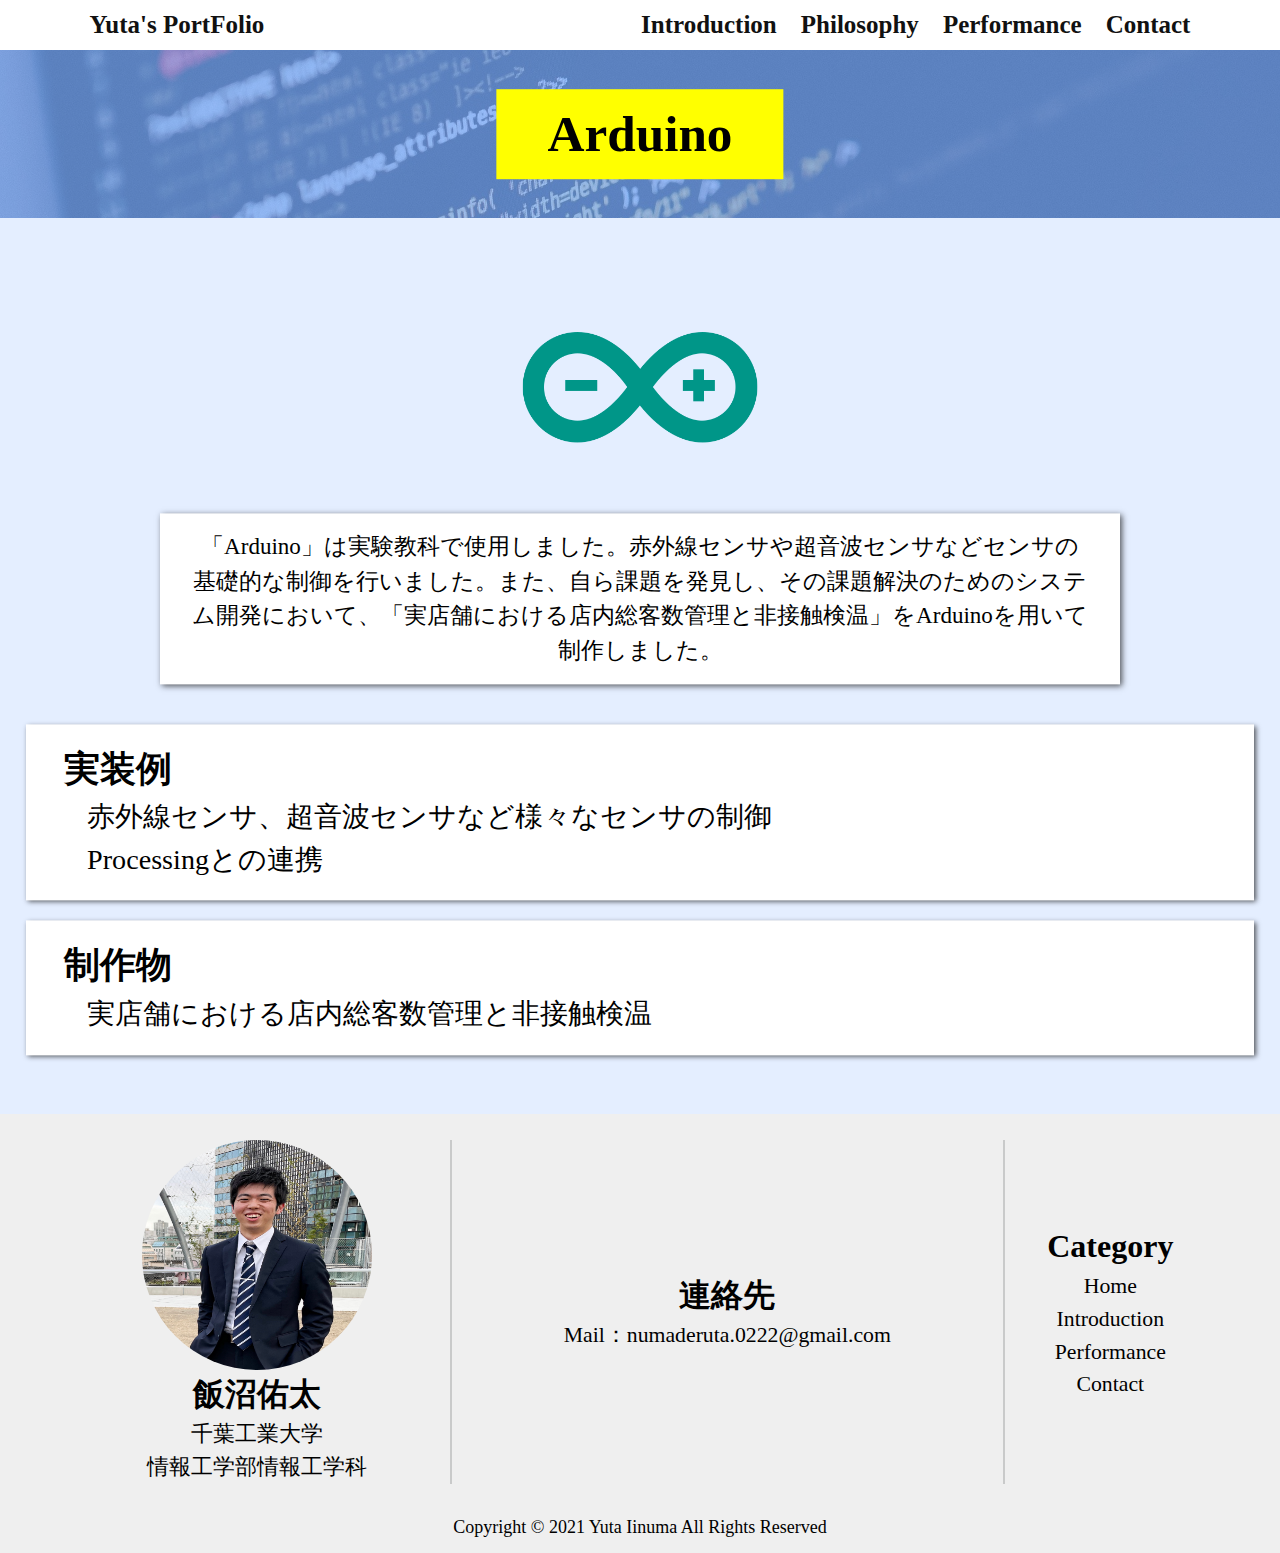
<file: Portfolio/arduino.html>
<!DOCTYPE html>
<html lang="ja">
<head>
    <meta charset="UTF-8">
    <meta name="viewport" content="widtd=device-widbutto, initial-scale=1.0">
    <link rel="stylesheet" href="css/reset.css">
    <link rel="stylesheet" href="css/style.css">
    <title>Yuta's PortFolio</title>
</head>
<body class="article">
    <header class="header_flex space">
        <p class="hp_title"><a href="https://yuta-iinuma.com">Yuta's PortFolio</a></p>
        <nav class="nav_menu">
            <ul class="flex">
                <li class="nav_item"><a href="https://yuta-iinuma.com#introduction">Introduction</a></li>
                <li class="nav_item"><a href="https://yuta-iinuma.com#philosophy">Philosophy</a></li>
                <li class="nav_item"><a href="https://yuta-iinuma.com#performance">Performance</a></li>
                <li class="nav_item"><a href="https://yuta-iinuma.com#contact">Contact</a></li>
            </ul>
        </nav>
    </header>
    <div class="header_bg">
        <div class="center_control">
            <h2 class="article_title">Arduino</h2>
        </div>
    </div>
    <div class="article_bg">
        <div class="main_wrap">
            <div class="article_intro">
                <img src="img/arduino.png">
                <p class="article_word">           
                    「Arduino」は実験教科で使用しました。赤外線センサや超音波センサなどセンサの基礎的な制御を行いました。また、自ら課題を発見し、その課題解決のためのシステム開発において、「実店舗における店内総客数管理と非接触検温」をArduinoを用いて制作しました。
                </p>
            </div>
            <div class="items">
                <h3 class="items_title">実装例</h3>
                <ul class="ul_control">
                    <li class="item_content">
                        赤外線センサ、超音波センサなど様々なセンサの制御
                    </li>
                    <li class="item_content">
                        Processingとの連携
                    </li>
                </ul>
            </div>    
            <div class="items">
                <h3 class="items_title">制作物</h3>
                <ul class="ul_control">
                    <li class="item_content">
                        実店舗における店内総客数管理と非接触検温
                    </li>
                </ul>
            </div>
        </div>
    </div>

    <footer>
        <div class="footer_flex inner space_center">
            <div class="footer_intro">
                <div class="footer_flex2">
                    <img src="img/renuma.jpg" alt="人物写真">
                    <div class="footer_contents">
                        <p class="footer_item">飯沼佑太</p>
                        <p>千葉工業大学</p>
                        <p>情報工学部情報工学科</p>
                    </div>
                </div>
            </div>
            <div class="footer_contact">
                <p class="footer_item">連絡先</p>
                <p><a href="mailto:numaderuta.0222@gmail.com">Mail：numaderuta.0222@gmail.com</a></p>
                <a href="https://twitter.com/IinumaYuta?ref_src=twsrc%5Etfw" class="twitter-follow-button" data-show-count="false"></a><script async src="https://platform.twitter.com/widgets.js" charset="utf-8"></script>
            </div>
            <div class="footer_cat">
                <p class="footer_item">Category</p>
                <p><a href="#home">Home</a></p>
                <p><a href="#introduction">Introduction</a></p>
                <p><a href="#performance">Performance</a></p>
                <p><a href="#contact">Contact</a></p>
            </div>
        </div>
        <p class="copyright">Copyright ©︎ 2021 Yuta Iinuma All Rights Reserved</p>
    </footer>
</body>
</html>
</file>
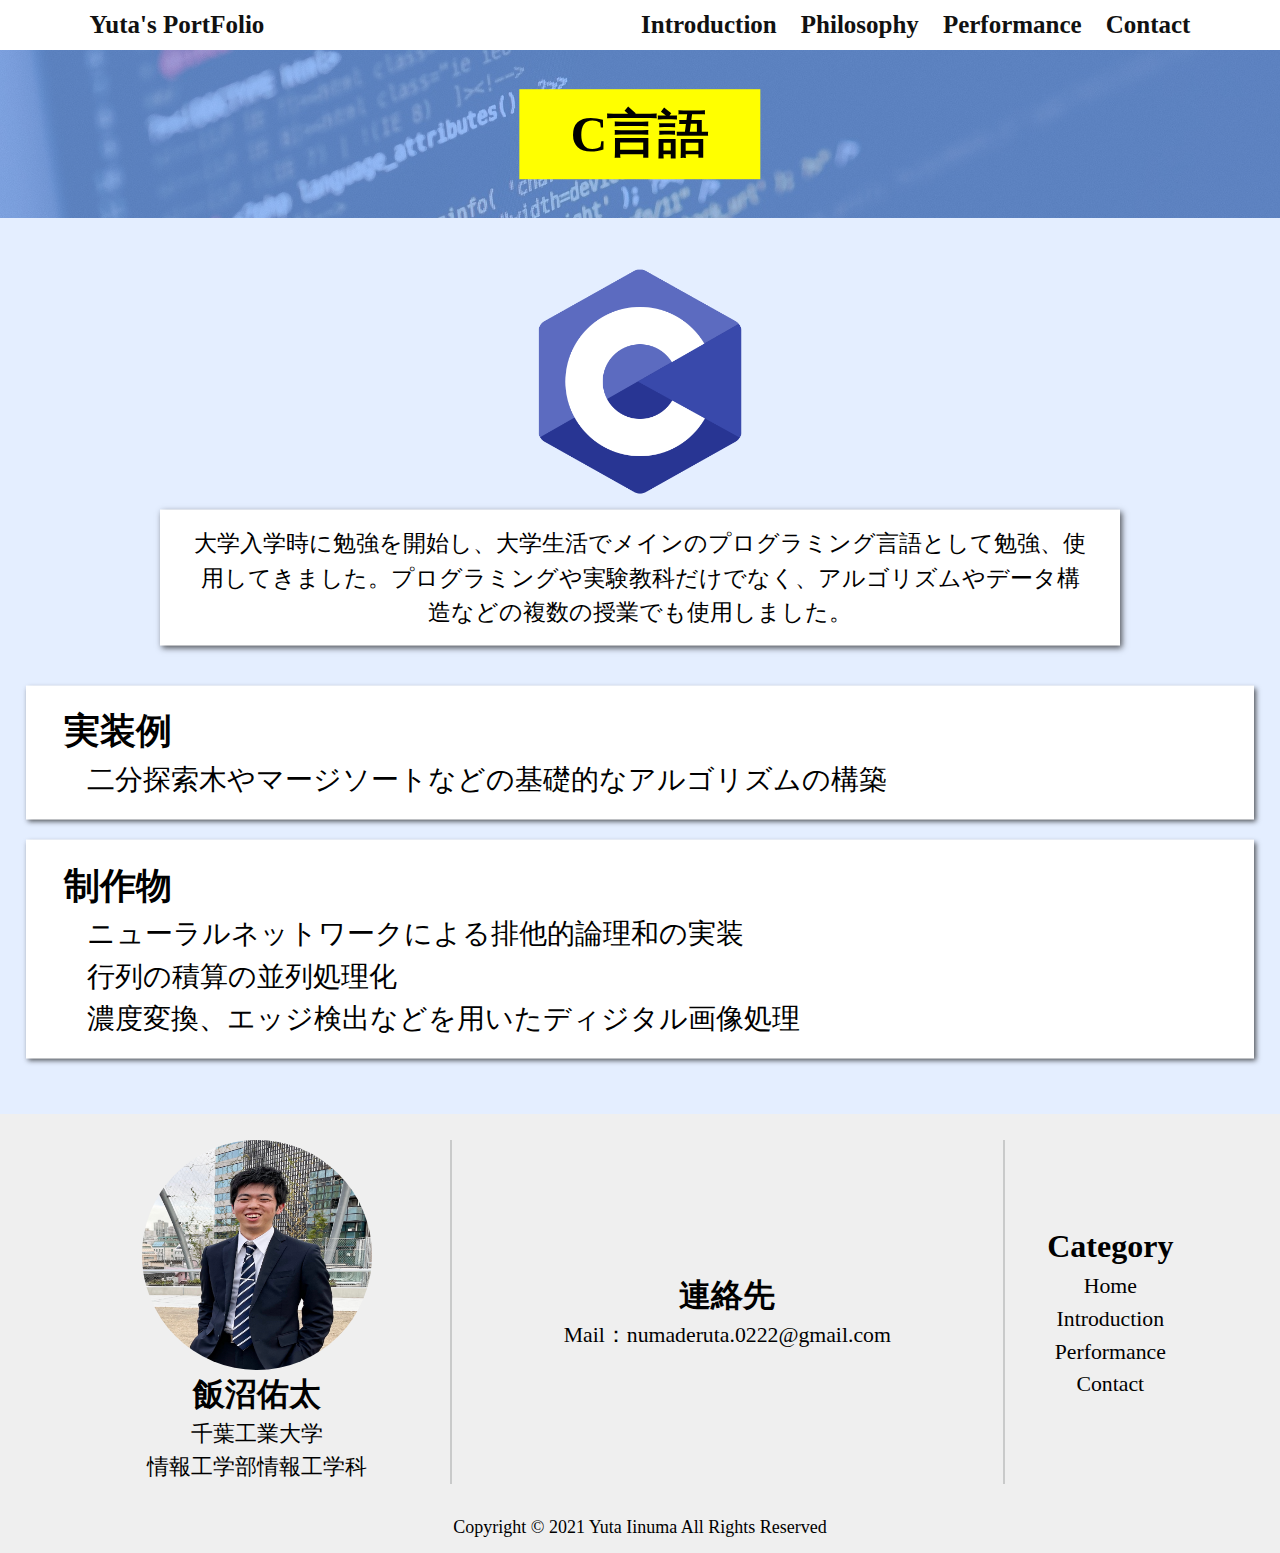
<file: Portfolio/c.html>
<!DOCTYPE html>
<html lang="ja">
<head>
    <meta charset="UTF-8">
    <meta name="viewport" content="widtd=device-widbutto, initial-scale=1.0">
    <link rel="stylesheet" href="css/reset.css">
    <link rel="stylesheet" href="css/style.css">
    <title>Yuta's PortFolio</title>
</head>
<body class="article">
    <header class="header_flex space">
        <p class="hp_title"><a href="https://yuta-iinuma.com">Yuta's PortFolio</a></p>
        <nav class="nav_menu">
            <ul class="flex">
                <li class="nav_item"><a href="https://yuta-iinuma.com#introduction">Introduction</a></li>
                <li class="nav_item"><a href="https://yuta-iinuma.com#philosophy">Philosophy</a></li>
                <li class="nav_item"><a href="https://yuta-iinuma.com#performance">Performance</a></li>
                <li class="nav_item"><a href="https://yuta-iinuma.com#contact">Contact</a></li>
            </ul>
        </nav>
    </header>
    <div class="header_bg">
        <div class="center_control">
            <h2 class="article_title">C言語</h2>
        </div>
    </div>
    <div class="article_bg">
        <div class="main_wrap">
            <div class="article_intro">
                <img src="img/C-pro.png">
                <p class="article_word">
                    大学入学時に勉強を開始し、大学生活でメインのプログラミング言語として勉強、使用してきました。プログラミングや実験教科だけでなく、アルゴリズムやデータ構造などの複数の授業でも使用しました。
                </p>
            </div>
            <div class="items">
                <h3 class="items_title">実装例</h3>
                <ul class="ul_control">
                    <li class="item_content">二分探索木やマージソートなどの基礎的なアルゴリズムの構築</li>
                </ul>
            </div>    
            <div class="items">
                <h3 class="items_title">制作物</h3>
                <ul class="ul_control">
                    <li class="item_content">ニューラルネットワークによる排他的論理和の実装</li>
                    <li class="item_content">行列の積算の並列処理化</li>
                    <li class="item_content">濃度変換、エッジ検出などを用いたディジタル画像処理</li>
                </ul>
            </div>
        </div>
    </div>

    <footer>
        <div class="footer_flex inner space_center">
            <div class="footer_intro">
                <div class="footer_flex2">
                    <img src="img/renuma.jpg" alt="人物写真">
                    <div class="footer_contents">
                        <p class="footer_item">飯沼佑太</p>
                        <p>千葉工業大学</p>
                        <p>情報工学部情報工学科</p>
                    </div>
                </div>
            </div>
            <div class="footer_contact">
                <p class="footer_item">連絡先</p>
                <p><a href="mailto:numaderuta.0222@gmail.com">Mail：numaderuta.0222@gmail.com</a></p>
                <a href="https://twitter.com/IinumaYuta?ref_src=twsrc%5Etfw" class="twitter-follow-button" data-show-count="false"></a><script async src="https://platform.twitter.com/widgets.js" charset="utf-8"></script>
            </div>
            <div class="footer_cat">
                <p class="footer_item">Category</p>
                <p><a href="#home">Home</a></p>
                <p><a href="#introduction">Introduction</a></p>
                <p><a href="#performance">Performance</a></p>
                <p><a href="#contact">Contact</a></p>
            </div>
        </div>
        <p class="copyright">Copyright ©︎ 2021 Yuta Iinuma All Rights Reserved</p>
    </footer>
</body>
</html>
</file>
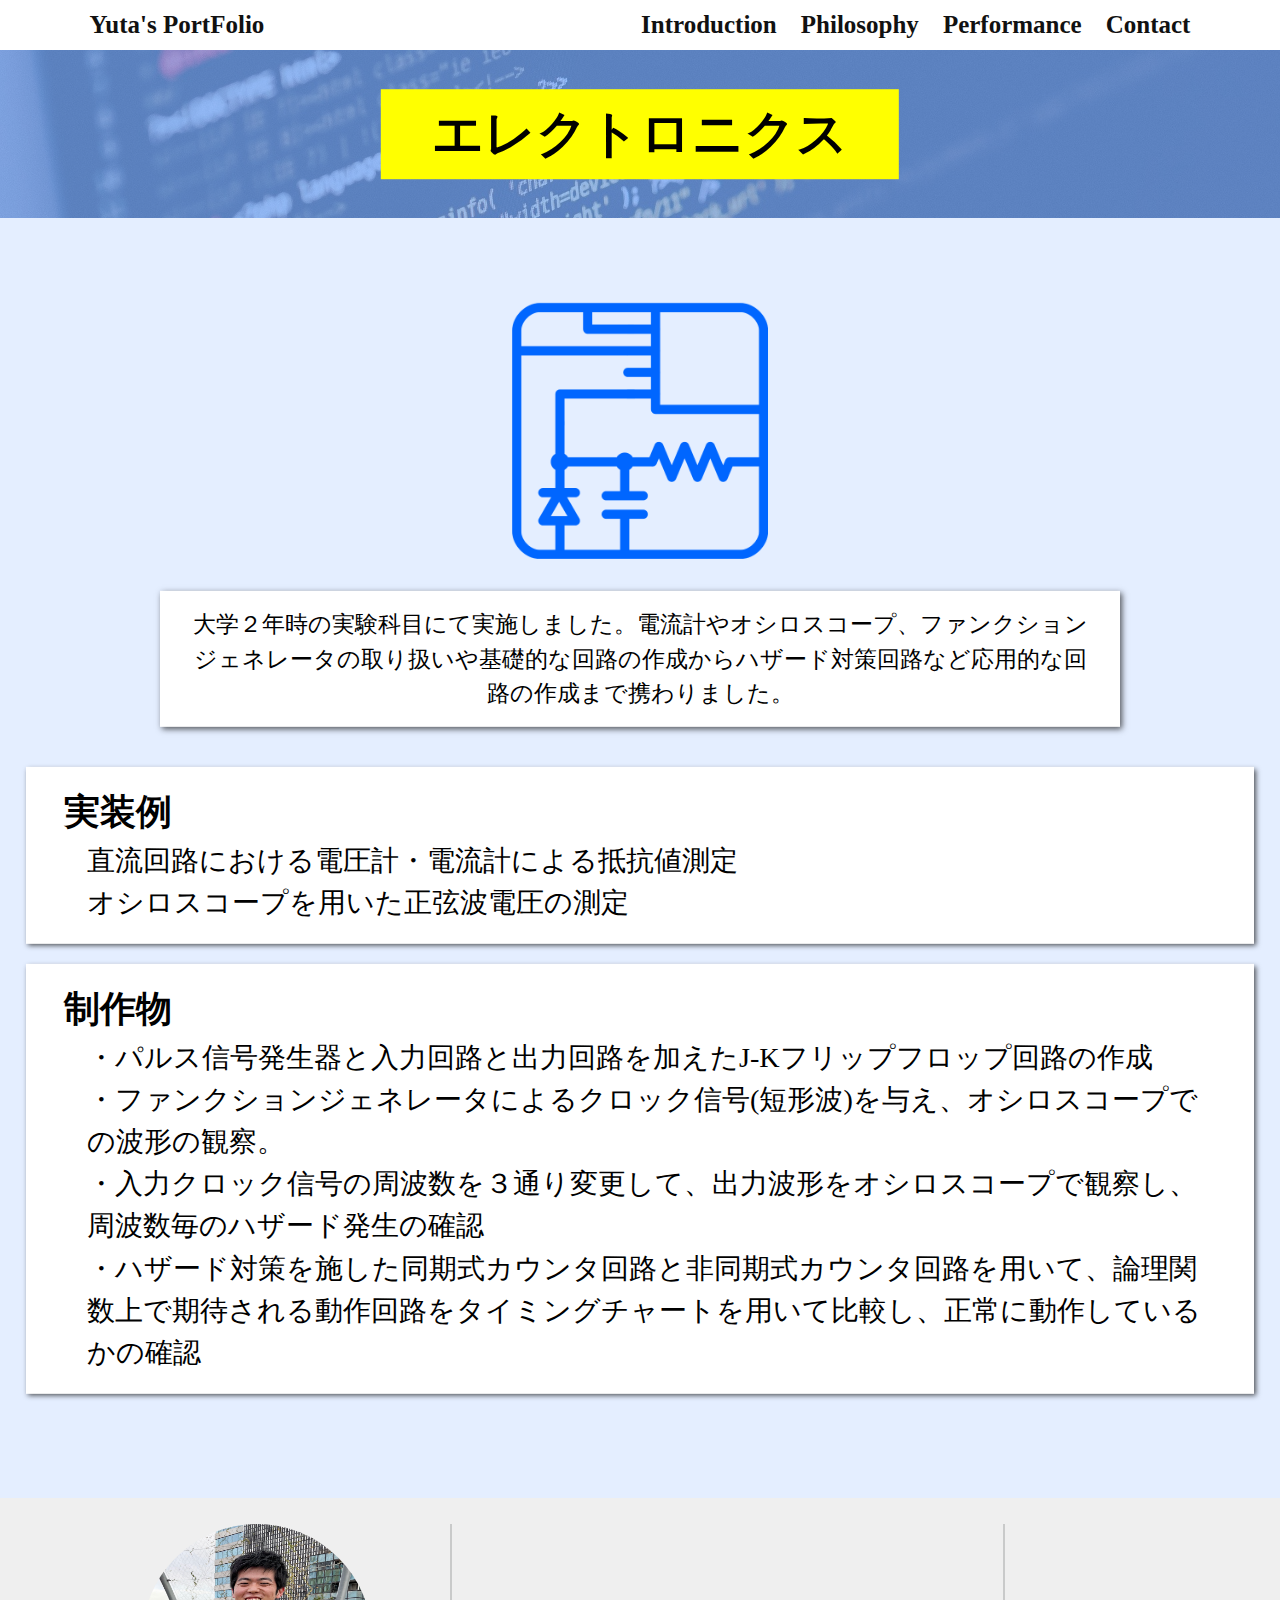
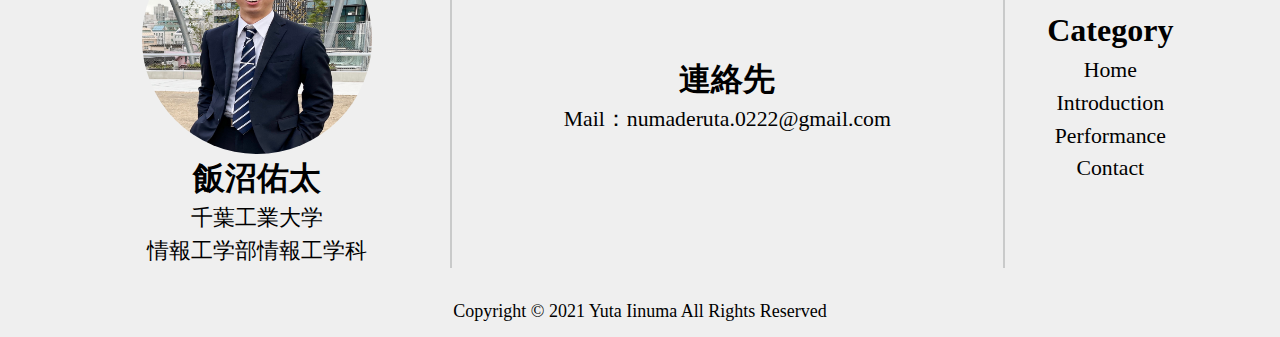
<file: Portfolio/ere.html>
<!DOCTYPE html>
<html lang="ja">
<head>
    <meta charset="UTF-8">
    <meta name="viewport" content="widtd=device-widbutto, initial-scale=1.0">
    <link rel="stylesheet" href="css/reset.css">
    <link rel="stylesheet" href="css/style.css">
    <title>Yuta's PortFolio</title>
</head>
<body class="article">
    <header class="header_flex space">
        <p class="hp_title"><a href="https://yuta-iinuma.com">Yuta's PortFolio</a></p>
        <nav class="nav_menu">
            <ul class="flex">
                <li class="nav_item"><a href="https://yuta-iinuma.com#introduction">Introduction</a></li>
                <li class="nav_item"><a href="https://yuta-iinuma.com#philosophy">Philosophy</a></li>
                <li class="nav_item"><a href="https://yuta-iinuma.com#performance">Performance</a></li>
                <li class="nav_item"><a href="https://yuta-iinuma.com#contact">Contact</a></li>
            </ul>
        </nav>
    </header>
    <div class="header_bg">
        <div class="center_control">
            <h2 class="article_title">エレクトロニクス</h2>
        </div>
    </div>
    <div class="ere_article_bg">
        <div class="main_wrap">
            <div class="article_intro">
                <img class="ere_img" src="img/ere.png">
                <p class="article_word">
                    大学２年時の実験科目にて実施しました。電流計やオシロスコープ、ファンクションジェネレータの取り扱いや基礎的な回路の作成からハザード対策回路など応用的な回路の作成まで携わりました。
                </p>
            </div>
            <div class="items">
                <h3 class="items_title">実装例</h3>
                <ul class="ul_control">
                    <li class="item_content">
                        直流回路における電圧計・電流計による抵抗値測定
                    </li>
                    <li class="item_content">
                        オシロスコープを用いた正弦波電圧の測定
                    </li>
                </ul>
            </div>    
            <div class="items">
                <h3 class="items_title">制作物</h3>
                <ul class="ul_control">
                    <li class="item_content">
                        ・パルス信号発生器と入力回路と出力回路を加えたJ-Kフリップフロップ回路の作成
                    </li>
                    <li class="item_content">
                        ・ファンクションジェネレータによるクロック信号(短形波)を与え、オシロスコープでの波形の観察。
                    </li>
                    <li class="item_content">
                        ・入力クロック信号の周波数を３通り変更して、出力波形をオシロスコープで観察し、周波数毎のハザード発生の確認
                    </li>
                    <li class="item_content">
                        ・ハザード対策を施した同期式カウンタ回路と非同期式カウンタ回路を用いて、論理関数上で期待される動作回路をタイミングチャートを用いて比較し、正常に動作しているかの確認
                    </li>
                </ul>
            </div>
        </div>
    </div>

    <footer>
        <div class="footer_flex inner space_center">
            <div class="footer_intro">
                <div class="footer_flex2">
                    <img src="img/renuma.jpg" alt="人物写真">
                    <div class="footer_contents">
                        <p class="footer_item">飯沼佑太</p>
                        <p>千葉工業大学</p>
                        <p>情報工学部情報工学科</p>
                    </div>
                </div>
            </div>
            <div class="footer_contact">
                <p class="footer_item">連絡先</p>
                <p><a href="mailto:numaderuta.0222@gmail.com">Mail：numaderuta.0222@gmail.com</a></p>
                <a href="https://twitter.com/IinumaYuta?ref_src=twsrc%5Etfw" class="twitter-follow-button" data-show-count="false"></a><script async src="https://platform.twitter.com/widgets.js" charset="utf-8"></script>
            </div>
            <div class="footer_cat">
                <p class="footer_item">Category</p>
                <p><a href="#home">Home</a></p>
                <p><a href="#introduction">Introduction</a></p>
                <p><a href="#performance">Performance</a></p>
                <p><a href="#contact">Contact</a></p>
            </div>
        </div>
        <p class="copyright">Copyright ©︎ 2021 Yuta Iinuma All Rights Reserved</p>
    </footer>
</body>
</html>
</file>
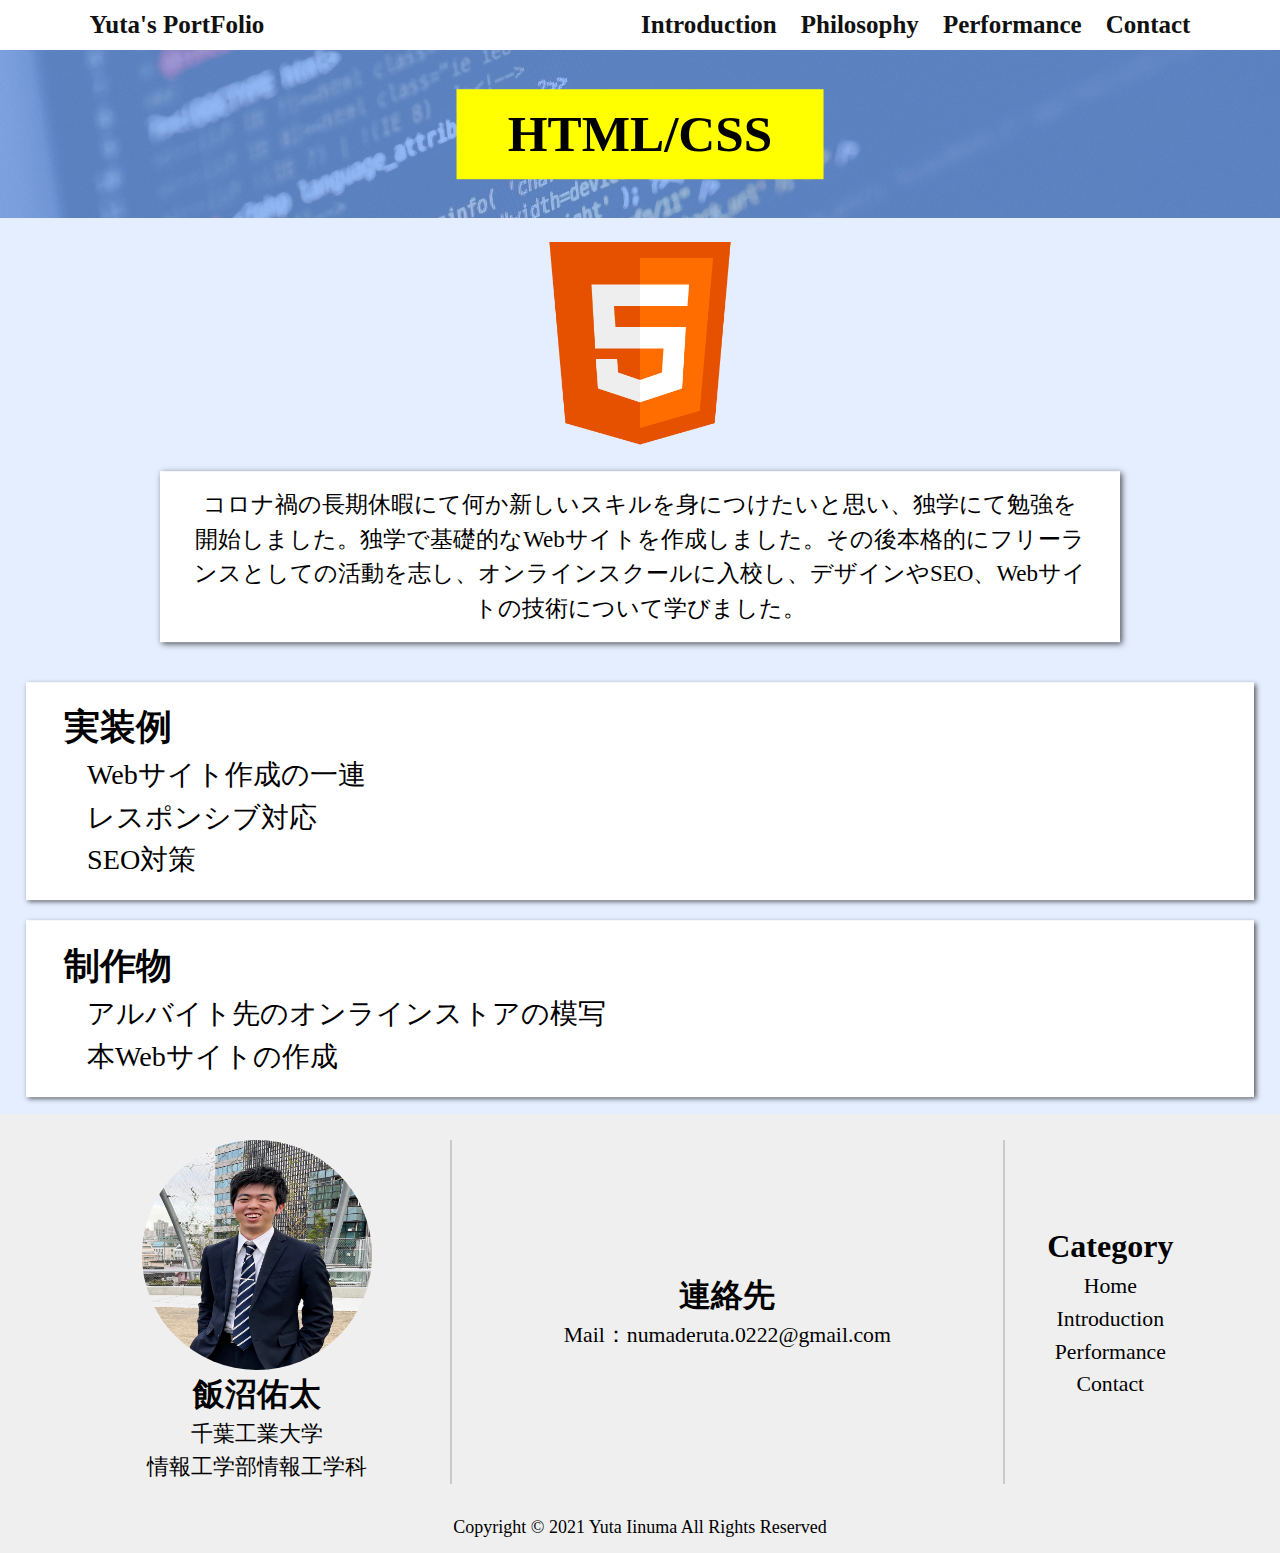
<file: Portfolio/html_css.html>
<!DOCTYPE html>
<html lang="ja">
<head>
    <meta charset="UTF-8">
    <meta name="viewport" content="widtd=device-widbutto, initial-scale=1.0">
    <link rel="stylesheet" href="css/reset.css">
    <link rel="stylesheet" href="css/style.css">
    <title>Yuta's PortFolio</title>
</head>
<body class="article">
    <header class="header_flex space">
        <p class="hp_title"><a href="https://yuta-iinuma.com">Yuta's PortFolio</a></p>
        <nav class="nav_menu">
            <ul class="flex">
                <li class="nav_item"><a href="https://yuta-iinuma.com#introduction">Introduction</a></li>
                <li class="nav_item"><a href="https://yuta-iinuma.com#philosophy">Philosophy</a></li>
                <li class="nav_item"><a href="https://yuta-iinuma.com#performance">Performance</a></li>
                <li class="nav_item"><a href="https://yuta-iinuma.com#contact">Contact</a></li>
            </ul>
        </nav>
    </header>
    <div class="header_bg">
        <div class="center_control">
            <h2 class="article_title">HTML/CSS</h2>
        </div>
    </div>
    <div class="article_bg">
        <div class="main_wrap">
            <div class="article_intro">
                <img src="img/html.png">
                <p class="article_word">
                    コロナ禍の長期休暇にて何か新しいスキルを身につけたいと思い、独学にて勉強を開始しました。独学で基礎的なWebサイトを作成しました。その後本格的にフリーランスとしての活動を志し、オンラインスクールに入校し、デザインやSEO、Webサイトの技術について学びました。
                </p>
            </div>
            <div class="items">
                <h3 class="items_title">実装例</h3>
                <ul class="ul_control">
                    <li class="item_content">
                        Webサイト作成の一連
                    </li>
                    <li class="item_content">
                        レスポンシブ対応
                    </li>
                    <li class="item_content">
                        SEO対策
                    </li>
                </ul>
            </div>    
            <div class="items">
                <h3 class="items_title">制作物</h3>
                <ul class="ul_control">
                    <li class="item_content">
                        アルバイト先のオンラインストアの模写
                    </li>
                    <li class="item_content">
                        本Webサイトの作成
                    </li>
                </ul>
            </div>
        </div>
    </div>

    <footer>
        <div class="footer_flex inner space_center">
            <div class="footer_intro">
                <div class="footer_flex2">
                    <img src="img/renuma.jpg" alt="人物写真">
                    <div class="footer_contents">
                        <p class="footer_item">飯沼佑太</p>
                        <p>千葉工業大学</p>
                        <p>情報工学部情報工学科</p>
                    </div>
                </div>
            </div>
            <div class="footer_contact">
                <p class="footer_item">連絡先</p>
                <p><a href="mailto:numaderuta.0222@gmail.com">Mail：numaderuta.0222@gmail.com</a></p>
                <a href="https://twitter.com/IinumaYuta?ref_src=twsrc%5Etfw" class="twitter-follow-button" data-show-count="false"></a><script async src="https://platform.twitter.com/widgets.js" charset="utf-8"></script>
            </div>
            <div class="footer_cat">
                <p class="footer_item">Category</p>
                <p><a href="#home">Home</a></p>
                <p><a href="#introduction">Introduction</a></p>
                <p><a href="#performance">Performance</a></p>
                <p><a href="#contact">Contact</a></p>
            </div>
        </div>
        <p class="copyright">Copyright ©︎ 2021 Yuta Iinuma All Rights Reserved</p>
    </footer>
</body>
</html>
</file>
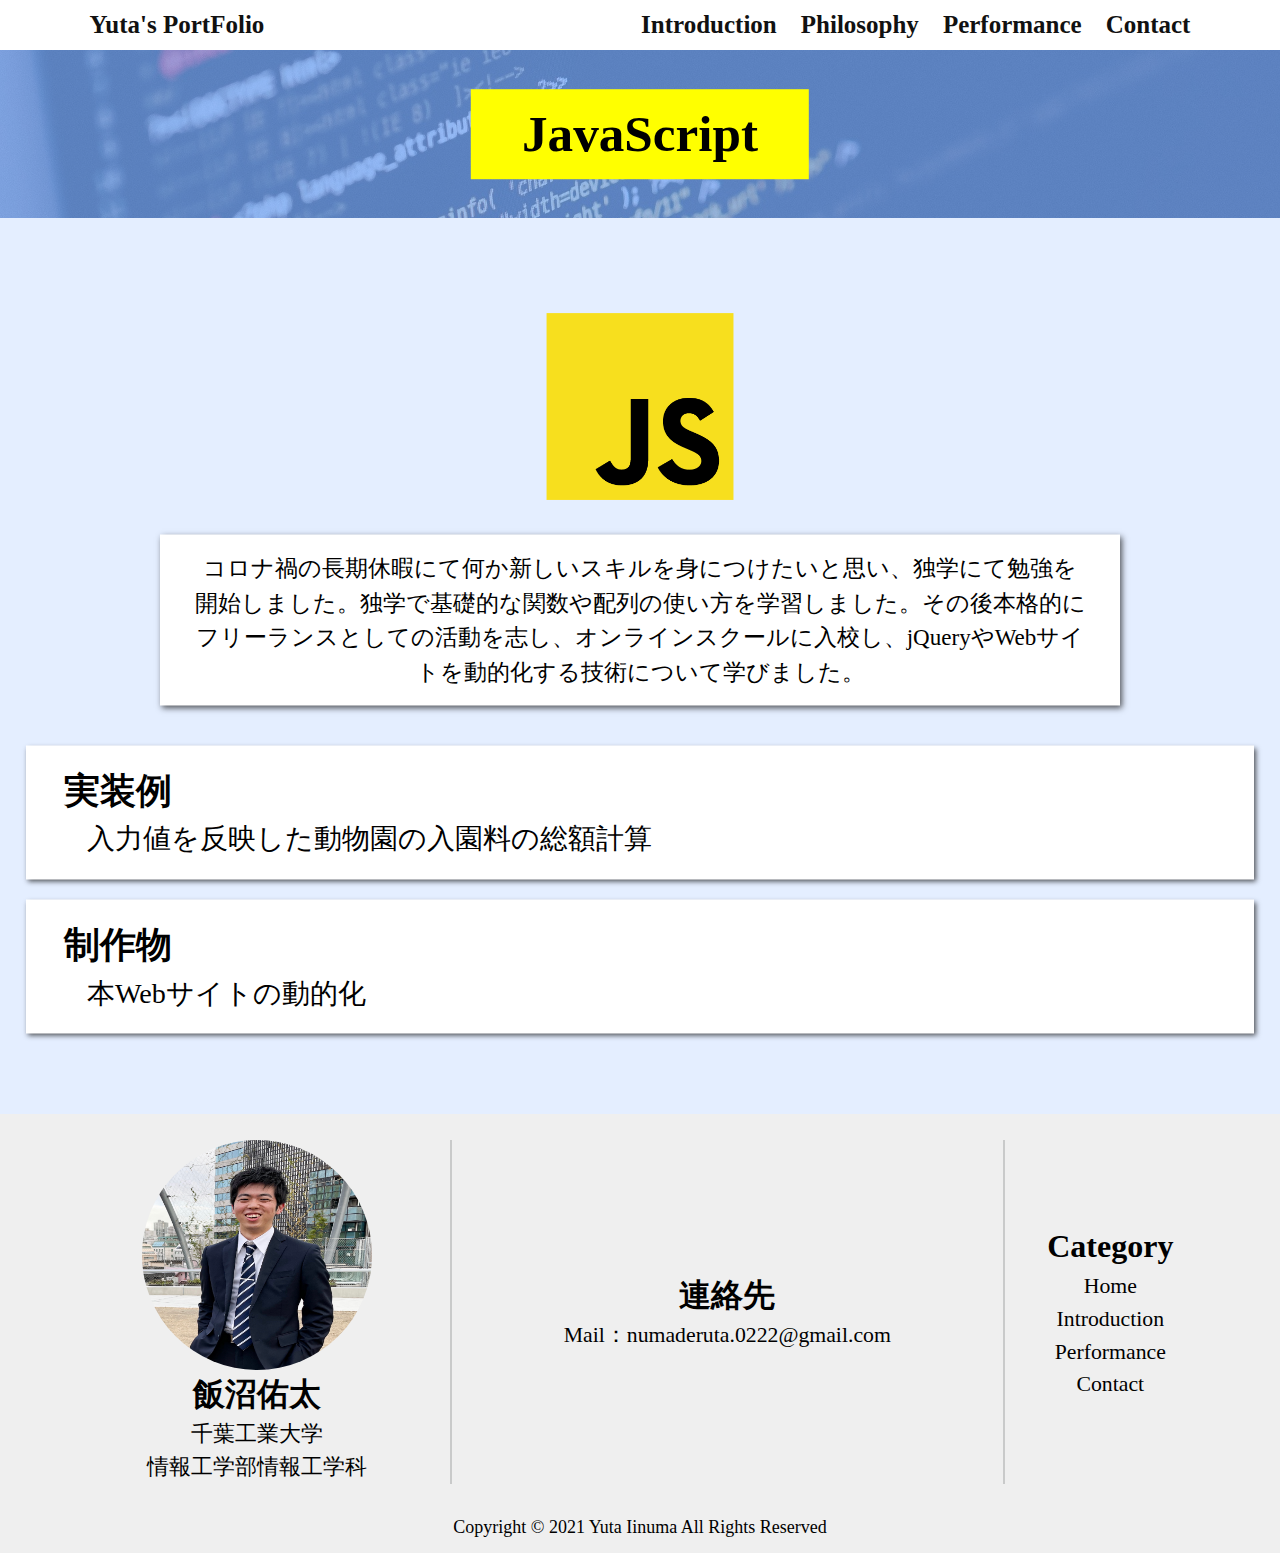
<file: Portfolio/js.html>
<!DOCTYPE html>
<html lang="ja">
<head>
    <meta charset="UTF-8">
    <meta name="viewport" content="widtd=device-widbutto, initial-scale=1.0">
    <link rel="stylesheet" href="css/reset.css">
    <link rel="stylesheet" href="css/style.css">
    <title>Yuta's PortFolio</title>
</head>
<body class="article">
    <header class="header_flex space">
        <p class="hp_title"><a href="https://yuta-iinuma.com">Yuta's PortFolio</a></p>
        <nav class="nav_menu">
            <ul class="flex">
                <li class="nav_item"><a href="https://yuta-iinuma.com#introduction">Introduction</a></li>
                <li class="nav_item"><a href="https://yuta-iinuma.com#philosophy">Philosophy</a></li>
                <li class="nav_item"><a href="https://yuta-iinuma.com#performance">Performance</a></li>
                <li class="nav_item"><a href="https://yuta-iinuma.com#contact">Contact</a></li>
            </ul>
        </nav>
    </header>
    <div class="header_bg">
        <div class="center_control">
            <h2 class="article_title">JavaScript</h2>
        </div>
    </div>
    <div class="article_bg">
        <div class="main_wrap">
            <div class="article_intro">
                <img src="img/js.png">
                <p class="article_word">
                    コロナ禍の長期休暇にて何か新しいスキルを身につけたいと思い、独学にて勉強を開始しました。独学で基礎的な関数や配列の使い方を学習しました。その後本格的にフリーランスとしての活動を志し、オンラインスクールに入校し、jQueryやWebサイトを動的化する技術について学びました。
                </p>
            </div>
            <div class="items">
                <h3 class="items_title">実装例</h3>
                <ul class="ul_control">
                    <li class="item_content">
                        入力値を反映した動物園の入園料の総額計算
                    </li>
                </ul>
            </div>    
            <div class="items">
                <h3 class="items_title">制作物</h3>
                <ul class="ul_control">
                    <li class="item_content">
                        本Webサイトの動的化
                    </li>
                </ul>
            </div>
        </div>
    </div>

    <footer>
        <div class="footer_flex inner space_center">
            <div class="footer_intro">
                <div class="footer_flex2">
                    <img src="img/renuma.jpg" alt="人物写真">
                    <div class="footer_contents">
                        <p class="footer_item">飯沼佑太</p>
                        <p>千葉工業大学</p>
                        <p>情報工学部情報工学科</p>
                    </div>
                </div>
            </div>
            <div class="footer_contact">
                <p class="footer_item">連絡先</p>
                <p><a href="mailto:numaderuta.0222@gmail.com">Mail：numaderuta.0222@gmail.com</a></p>
                <a href="https://twitter.com/IinumaYuta?ref_src=twsrc%5Etfw" class="twitter-follow-button" data-show-count="false"></a><script async src="https://platform.twitter.com/widgets.js" charset="utf-8"></script>
            </div>
            <div class="footer_cat">
                <p class="footer_item">Category</p>
                <p><a href="#home">Home</a></p>
                <p><a href="#introduction">Introduction</a></p>
                <p><a href="#performance">Performance</a></p>
                <p><a href="#contact">Contact</a></p>
            </div>
        </div>
        <p class="copyright">Copyright ©︎ 2021 Yuta Iinuma All Rights Reserved</p>
    </footer>
</body>
</html>
</file>
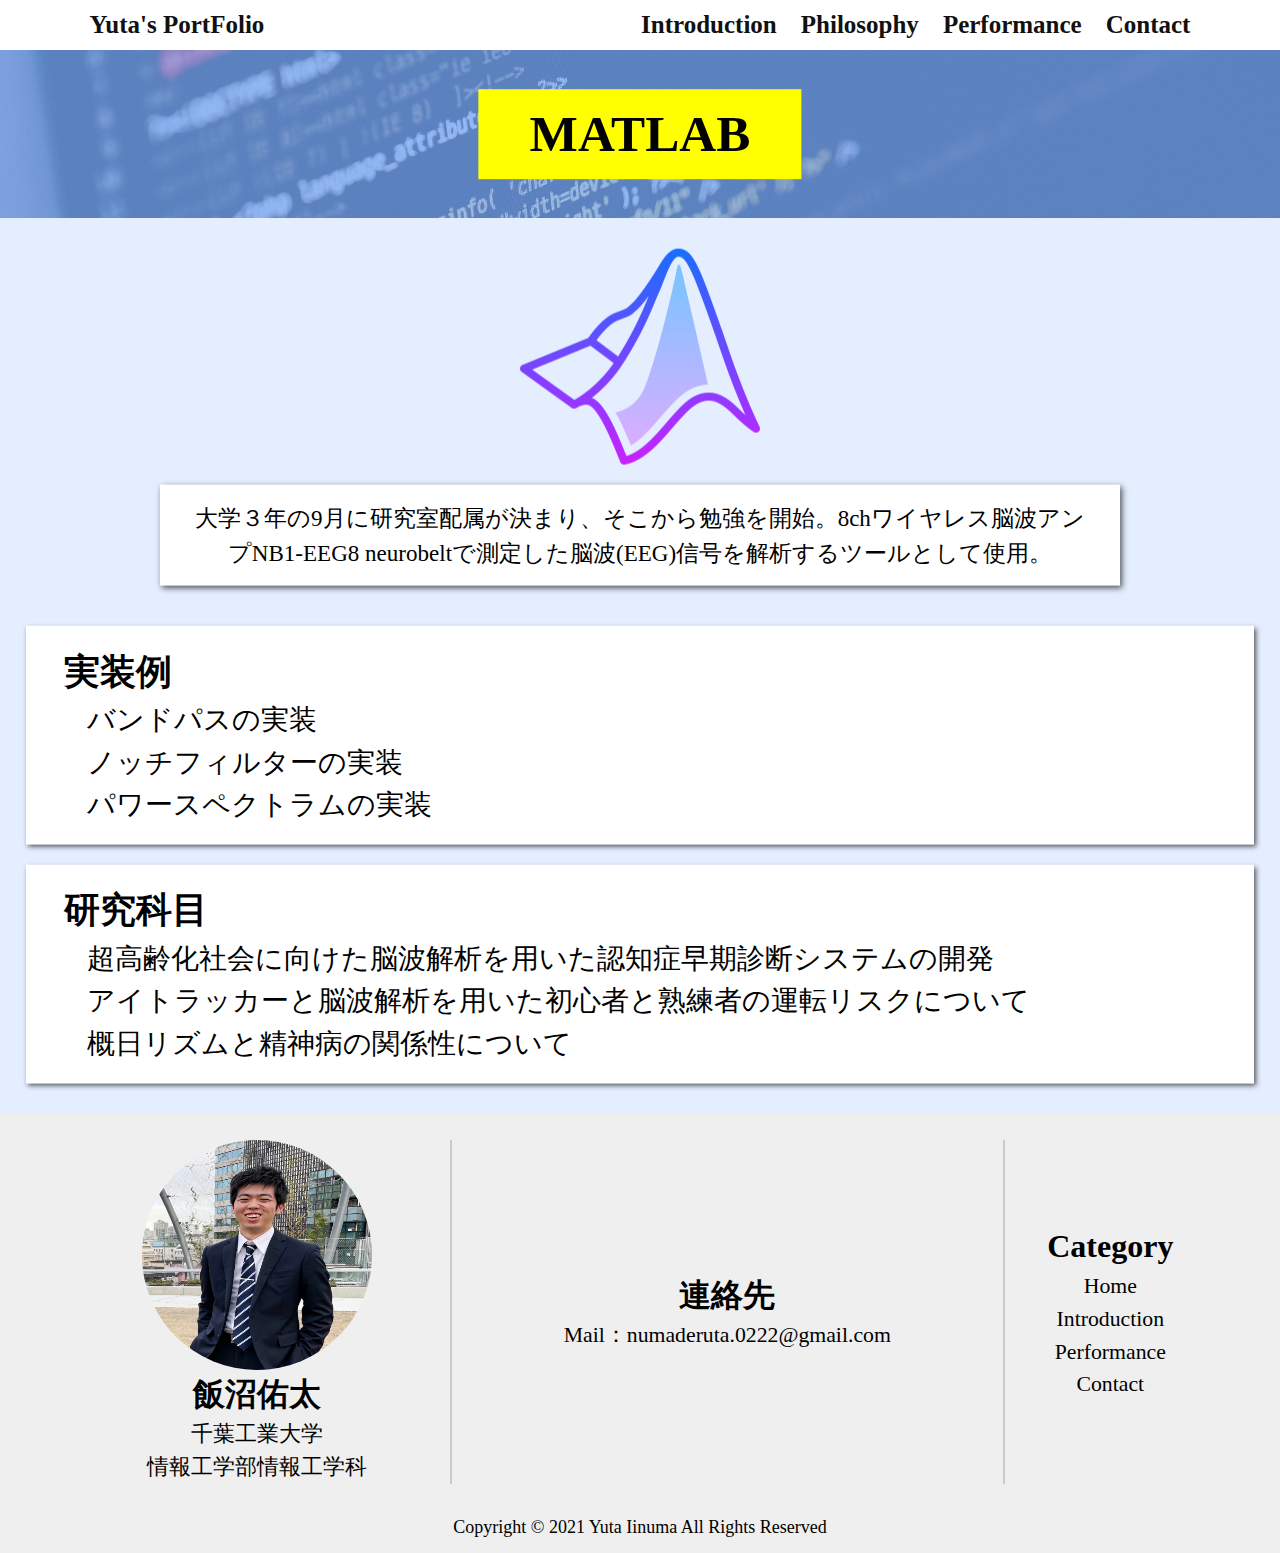
<file: Portfolio/matlab.html>
<!DOCTYPE html>
<html lang="ja">
<head>
    <meta charset="UTF-8">
    <meta name="viewport" content="widtd=device-widbutto, initial-scale=1.0">
    <link rel="stylesheet" href="css/reset.css">
    <link rel="stylesheet" href="css/style.css">
    <title>Yuta's PortFolio</title>
</head>
<body class="article">
    <header class="header_flex space">
        <p class="hp_title"><a href="https://yuta-iinuma.com">Yuta's PortFolio</a></p>
        <nav class="nav_menu">
            <ul class="flex">
                <li class="nav_item"><a href="https://yuta-iinuma.com#introduction">Introduction</a></li>
                <li class="nav_item"><a href="https://yuta-iinuma.com#philosophy">Philosophy</a></li>
                <li class="nav_item"><a href="https://yuta-iinuma.com#performance">Performance</a></li>
                <li class="nav_item"><a href="https://yuta-iinuma.com#contact">Contact</a></li>
            </ul>
        </nav>
    </header>
    <div class="header_bg">
        <div class="center_control">
            <h2 class="article_title">MATLAB</h2>
        </div>
    </div>
    <div class="article_bg">
        <div class="main_wrap">
            <div class="article_intro">
                <img src="img/matlab.png">
                <p class="article_word">
                    大学３年の9月に研究室配属が決まり、そこから勉強を開始。8chワイヤレス脳波アンプNB1-EEG8 neurobeltで測定した脳波(EEG)信号を解析するツールとして使用。
                </p>
            </div>
            <div class="items">
                <h3 class="items_title">実装例</h3>
                <ul class="ul_control">
                    <li class="item_content">バンドパスの実装</li>
                    <li class="item_content">ノッチフィルターの実装</li>
                    <li class="item_content">パワースペクトラムの実装</li>
                </ul>
            </div>    
            <div class="items">
                <h3 class="items_title">研究科目</h3>
                <ul class="ul_control">
                    <li class="item_content">超高齢化社会に向けた脳波解析を用いた認知症早期診断システムの開発</li>
                    <li class="item_content">アイトラッカーと脳波解析を用いた初心者と熟練者の運転リスクについて</li>
                    <li class="item_content">概日リズムと精神病の関係性について</li>
                </ul>
            </div>
        </div>
    </div>

    <footer>
        <div class="footer_flex inner space_center">
            <div class="footer_intro">
                <div class="footer_flex2">
                    <img src="img/renuma.jpg" alt="人物写真">
                    <div class="footer_contents">
                        <p class="footer_item">飯沼佑太</p>
                        <p>千葉工業大学</p>
                        <p>情報工学部情報工学科</p>
                    </div>
                </div>
            </div>
            <div class="footer_contact">
                <p class="footer_item">連絡先</p>
                <p><a href="mailto:numaderuta.0222@gmail.com">Mail：numaderuta.0222@gmail.com</a></p>
                <a href="https://twitter.com/IinumaYuta?ref_src=twsrc%5Etfw" class="twitter-follow-button" data-show-count="false"></a><script async src="https://platform.twitter.com/widgets.js" charset="utf-8"></script>
            </div>
            <div class="footer_cat">
                <p class="footer_item">Category</p>
                <p><a href="#home">Home</a></p>
                <p><a href="#introduction">Introduction</a></p>
                <p><a href="#performance">Performance</a></p>
                <p><a href="#contact">Contact</a></p>
            </div>
        </div>
        <p class="copyright">Copyright ©︎ 2021 Yuta Iinuma All Rights Reserved</p>
    </footer>
</body>
</html>
</file>
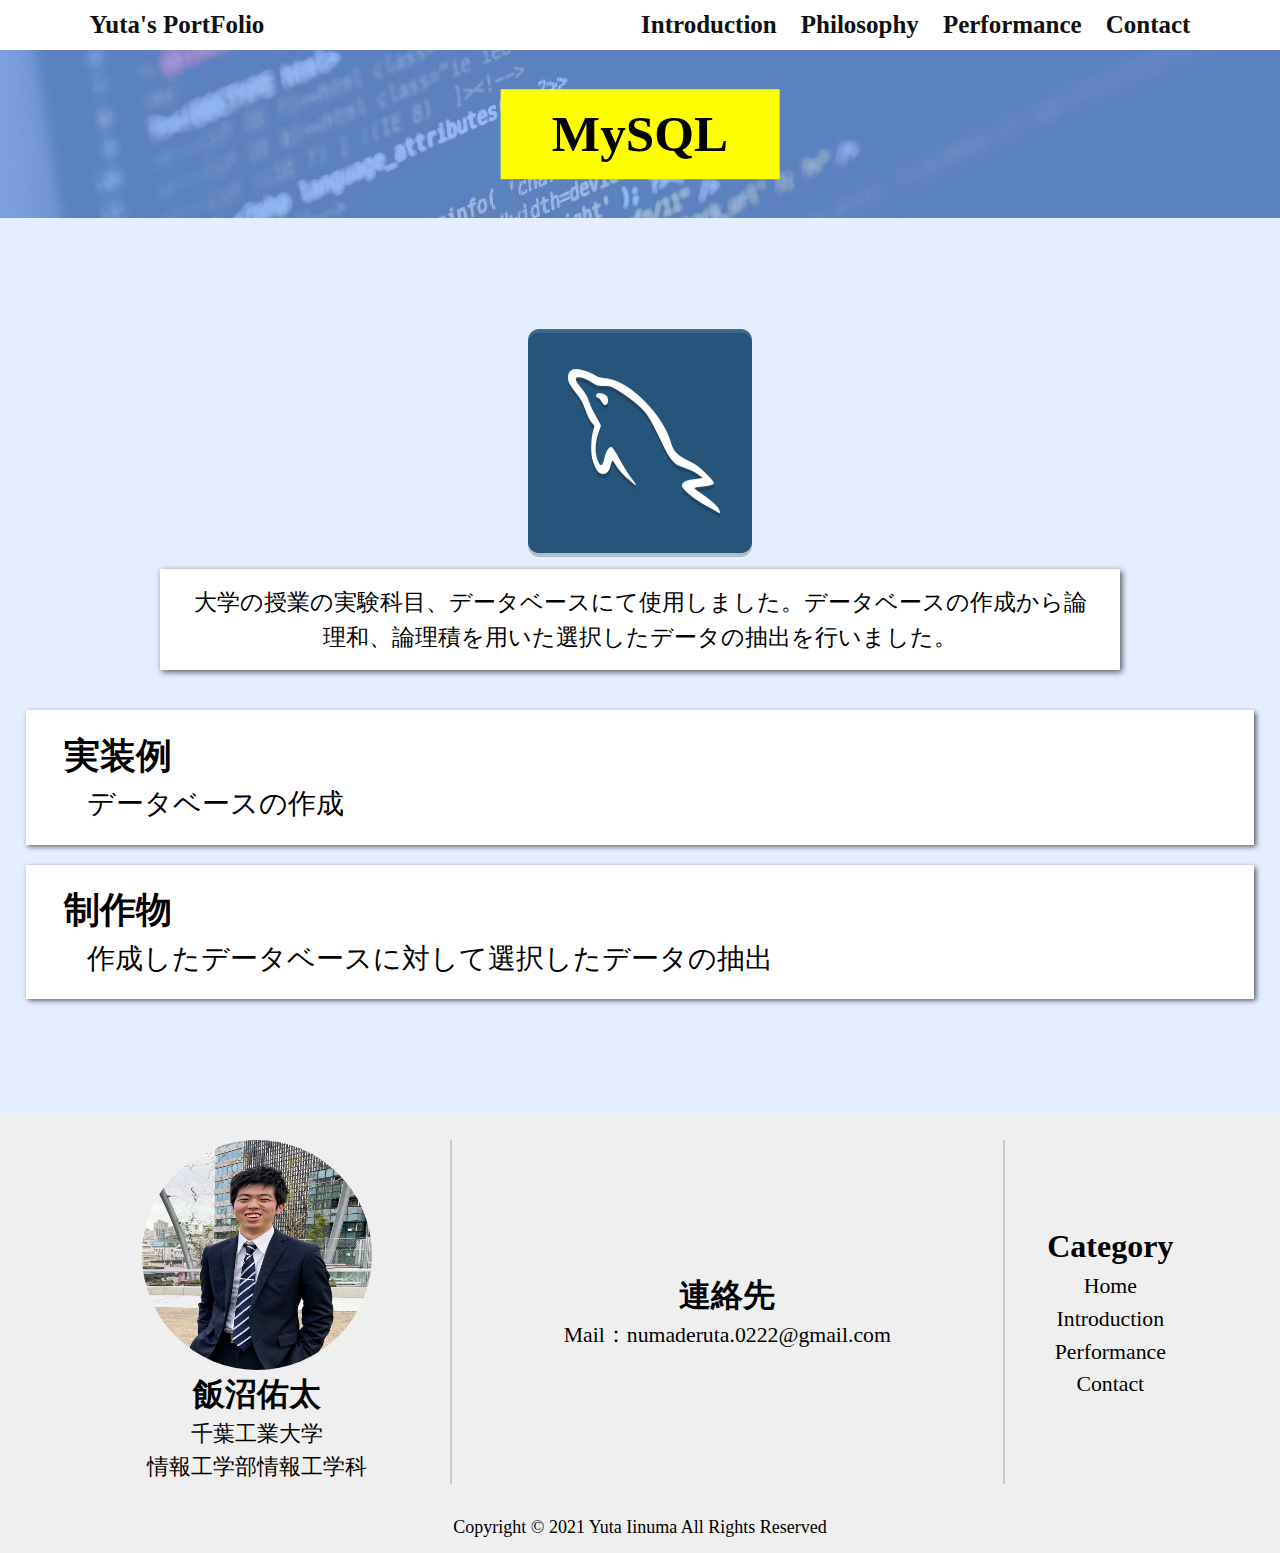
<file: Portfolio/mysql.html>
<!DOCTYPE html>
<html lang="ja">
<head>
    <meta charset="UTF-8">
    <meta name="viewport" content="widtd=device-widbutto, initial-scale=1.0">
    <link rel="stylesheet" href="css/reset.css">
    <link rel="stylesheet" href="css/style.css">
    <title>Yuta's PortFolio</title>
</head>
<body class="article">
    <header class="header_flex space">
        <p class="hp_title"><a href="https://yuta-iinuma.com">Yuta's PortFolio</a></p>
        <nav class="nav_menu">
            <ul class="flex">
                <li class="nav_item"><a href="https://yuta-iinuma.com#introduction">Introduction</a></li>
                <li class="nav_item"><a href="https://yuta-iinuma.com#philosophy">Philosophy</a></li>
                <li class="nav_item"><a href="https://yuta-iinuma.com#performance">Performance</a></li>
                <li class="nav_item"><a href="https://yuta-iinuma.com#contact">Contact</a></li>
            </ul>
        </nav>
    </header>
    <div class="header_bg">
        <div class="center_control">
            <h2 class="article_title">MySQL</h2>
        </div>
    </div>
    <div class="article_bg">
        <div class="main_wrap">
            <div class="article_intro">
                <img src="img/mysql.png">
                <p class="article_word">
                    大学の授業の実験科目、データベースにて使用しました。データベースの作成から論理和、論理積を用いた選択したデータの抽出を行いました。
                </p>
            </div>
            <div class="items">
                <h3 class="items_title">実装例</h3>
                <ul class="ul_control">
                    <li class="item_content">
                        データベースの作成
                   </li>
                </ul>
            </div>    
            <div class="items">
                <h3 class="items_title">制作物</h3>
                <ul class="ul_control">
                    <li class="item_content">
                        作成したデータベースに対して選択したデータの抽出
                    </li>
                </ul>
            </div>
        </div>
    </div>

    <footer>
        <div class="footer_flex inner space_center">
            <div class="footer_intro">
                <div class="footer_flex2">
                    <img src="img/renuma.jpg" alt="人物写真">
                    <div class="footer_contents">
                        <p class="footer_item">飯沼佑太</p>
                        <p>千葉工業大学</p>
                        <p>情報工学部情報工学科</p>
                    </div>
                </div>
            </div>
            <div class="footer_contact">
                <p class="footer_item">連絡先</p>
                <p><a href="mailto:numaderuta.0222@gmail.com">Mail：numaderuta.0222@gmail.com</a></p>
                <a href="https://twitter.com/IinumaYuta?ref_src=twsrc%5Etfw" class="twitter-follow-button" data-show-count="false"></a><script async src="https://platform.twitter.com/widgets.js" charset="utf-8"></script>
            </div>
            <div class="footer_cat">
                <p class="footer_item">Category</p>
                <p><a href="#home">Home</a></p>
                <p><a href="#introduction">Introduction</a></p>
                <p><a href="#performance">Performance</a></p>
                <p><a href="#contact">Contact</a></p>
            </div>
        </div>
        <p class="copyright">Copyright ©︎ 2021 Yuta Iinuma All Rights Reserved</p>
    </footer>
</body>
</html>
</file>
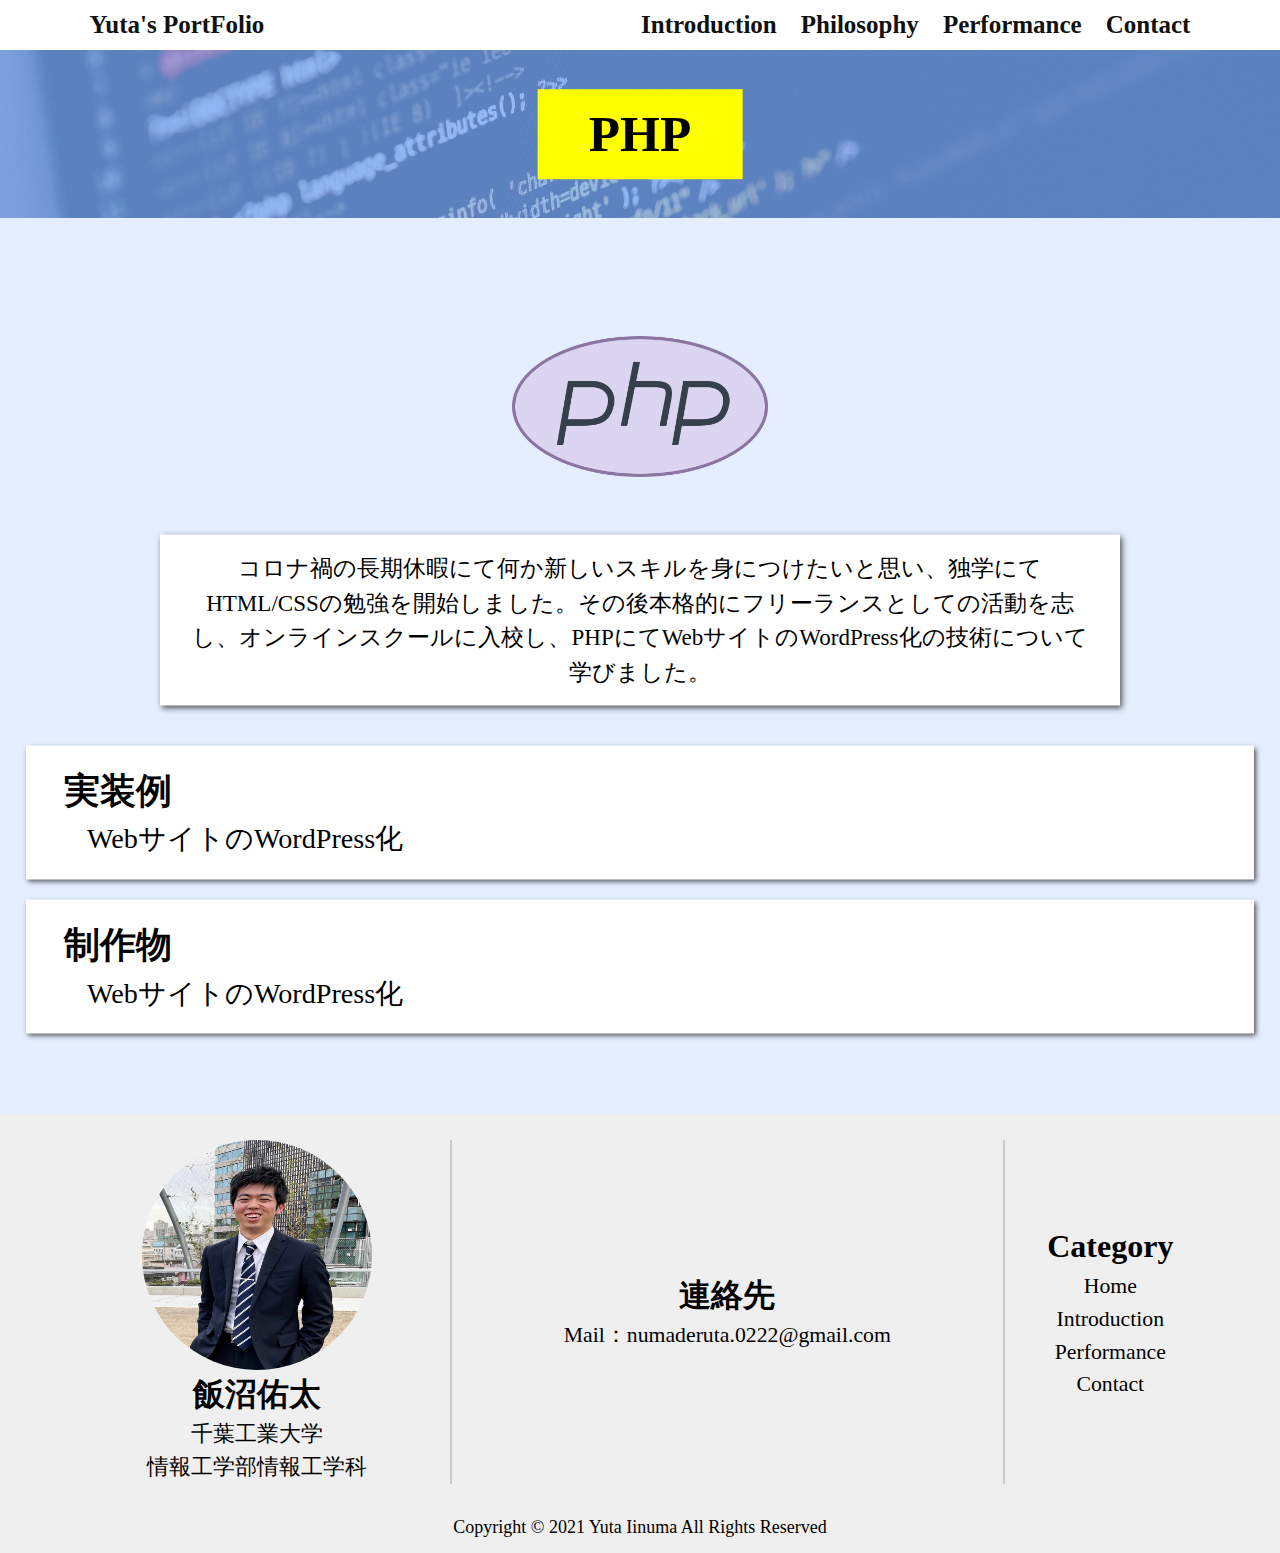
<file: Portfolio/php.html>
<!DOCTYPE html>
<html lang="ja">
<head>
    <meta charset="UTF-8">
    <meta name="viewport" content="widtd=device-widbutto, initial-scale=1.0">
    <link rel="stylesheet" href="css/reset.css">
    <link rel="stylesheet" href="css/style.css">
    <title>Yuta's PortFolio</title>
</head>
<body class="article">
    <header class="header_flex space">
        <p class="hp_title"><a href="https://yuta-iinuma.com">Yuta's PortFolio</a></p>
        <nav class="nav_menu">
            <ul class="flex">
                <li class="nav_item"><a href="https://yuta-iinuma.com#introduction">Introduction</a></li>
                <li class="nav_item"><a href="https://yuta-iinuma.com#philosophy">Philosophy</a></li>
                <li class="nav_item"><a href="https://yuta-iinuma.com#performance">Performance</a></li>
                <li class="nav_item"><a href="https://yuta-iinuma.com#contact">Contact</a></li>
            </ul>
        </nav>
    </header>
    <div class="header_bg">
        <div class="center_control">
            <h2 class="article_title">PHP</h2>
        </div>
    </div>
    <div class="article_bg">
        <div class="main_wrap">
            <div class="article_intro">
                <img src="img/php.png">
                <p class="article_word">
                    コロナ禍の長期休暇にて何か新しいスキルを身につけたいと思い、独学にてHTML/CSSの勉強を開始しました。その後本格的にフリーランスとしての活動を志し、オンラインスクールに入校し、PHPにてWebサイトのWordPress化の技術について学びました。
                </p>
            </div>
            <div class="items">
                <h3 class="items_title">実装例</h3>
                <ul class="ul_control">
                    <li class="item_content">
                        WebサイトのWordPress化
                    </li>
                </ul>
            </div>    
            <div class="items">
                <h3 class="items_title">制作物</h3>
                <ul class="ul_control">
                    <li class="item_content">
                        WebサイトのWordPress化
                    </li>
                </ul>
            </div>
        </div>
    </div>

    <footer>
        <div class="footer_flex inner space_center">
            <div class="footer_intro">
                <div class="footer_flex2">
                    <img src="img/renuma.jpg" alt="人物写真">
                    <div class="footer_contents">
                        <p class="footer_item">飯沼佑太</p>
                        <p>千葉工業大学</p>
                        <p>情報工学部情報工学科</p>
                    </div>
                </div>
            </div>
            <div class="footer_contact">
                <p class="footer_item">連絡先</p>
                <p><a href="mailto:numaderuta.0222@gmail.com">Mail：numaderuta.0222@gmail.com</a></p>
                <a href="https://twitter.com/IinumaYuta?ref_src=twsrc%5Etfw" class="twitter-follow-button" data-show-count="false"></a><script async src="https://platform.twitter.com/widgets.js" charset="utf-8"></script>
            </div>
            <div class="footer_cat">
                <p class="footer_item">Category</p>
                <p><a href="#home">Home</a></p>
                <p><a href="#introduction">Introduction</a></p>
                <p><a href="#performance">Performance</a></p>
                <p><a href="#contact">Contact</a></p>
            </div>
        </div>
        <p class="copyright">Copyright ©︎ 2021 Yuta Iinuma All Rights Reserved</p>
    </footer>
</body>
</html>
</file>
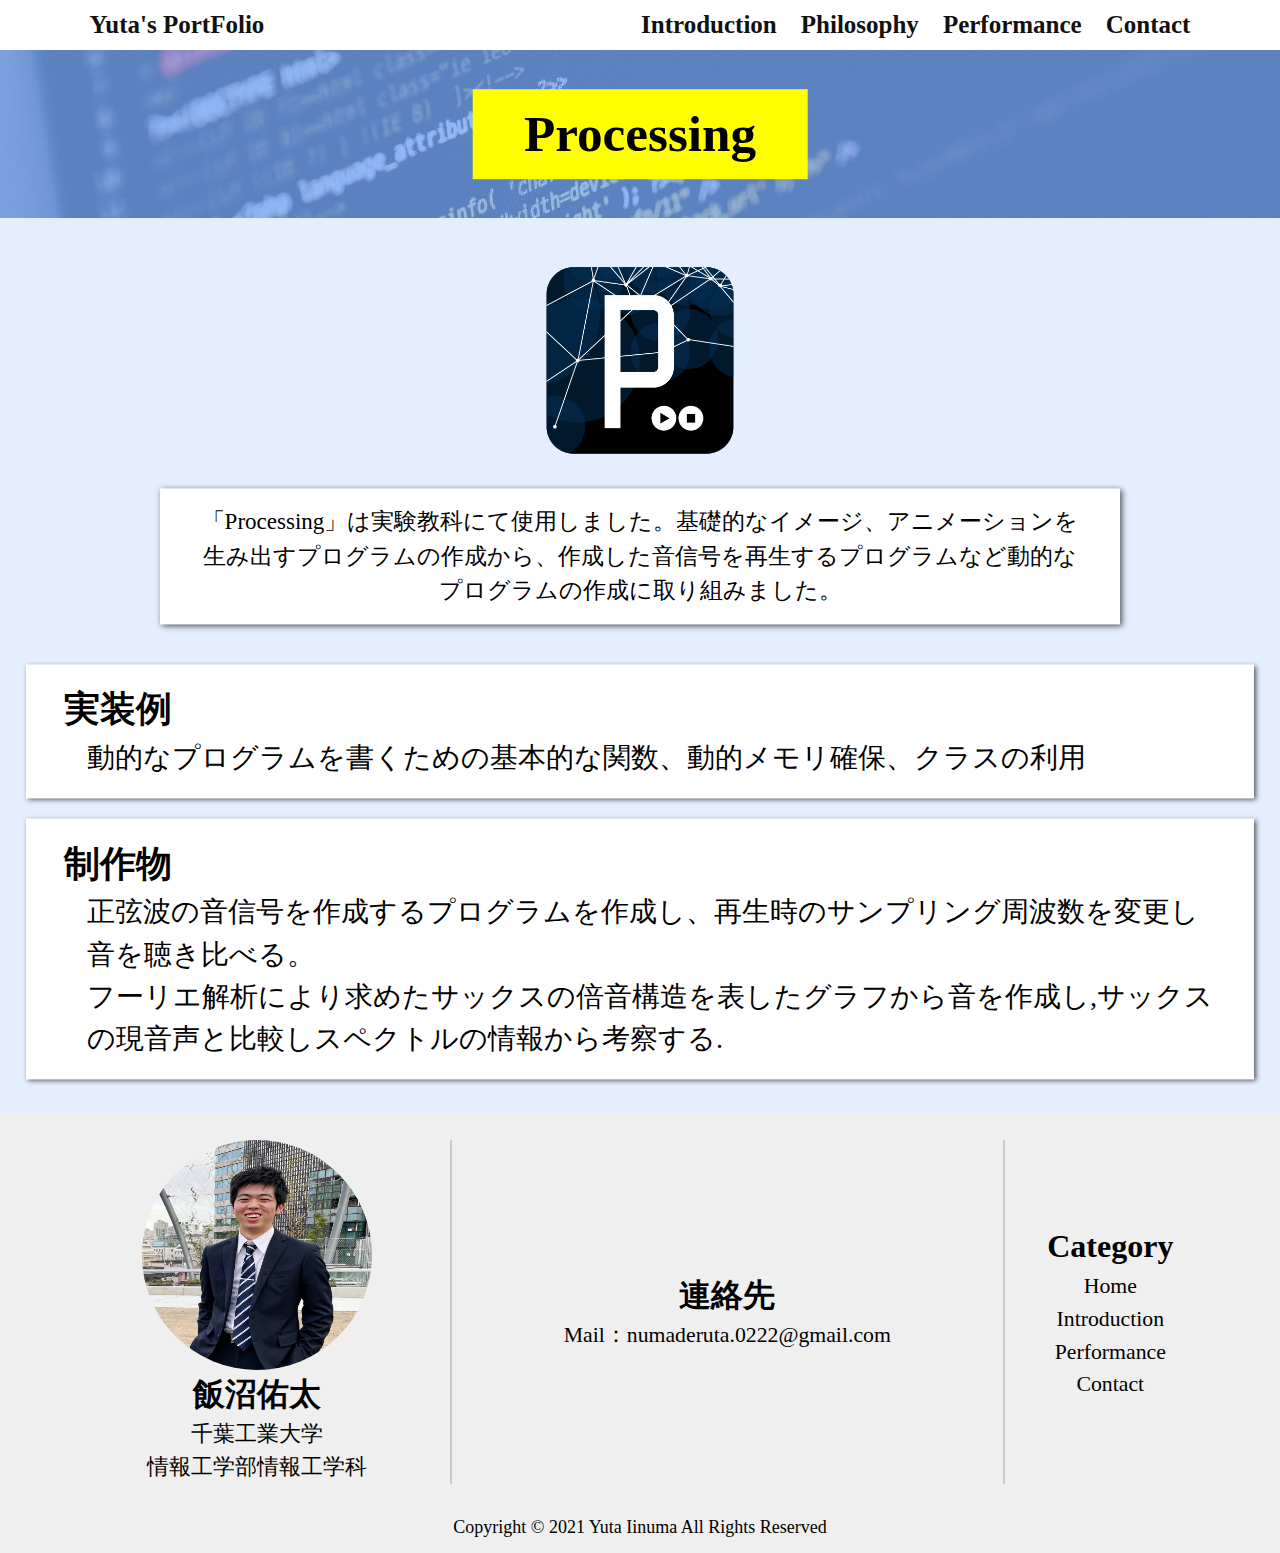
<file: Portfolio/processing.html>
<!DOCTYPE html>
<html lang="ja">
<head>
    <meta charset="UTF-8">
    <meta name="viewport" content="widtd=device-widbutto, initial-scale=1.0">
    <link rel="stylesheet" href="css/reset.css">
    <link rel="stylesheet" href="css/style.css">
    <title>Yuta's PortFolio</title>
</head>
<body class="article">
    <header class="header_flex space">
        <p class="hp_title"><a href="https://yuta-iinuma.com">Yuta's PortFolio</a></p>
        <nav class="nav_menu">
            <ul class="flex">
                <li class="nav_item"><a href="https://yuta-iinuma.com#introduction">Introduction</a></li>
                <li class="nav_item"><a href="https://yuta-iinuma.com#philosophy">Philosophy</a></li>
                <li class="nav_item"><a href="https://yuta-iinuma.com#performance">Performance</a></li>
                <li class="nav_item"><a href="https://yuta-iinuma.com#contact">Contact</a></li>
            </ul>
        </nav>
    </header>
    <div class="header_bg">
        <div class="center_control">
            <h2 class="article_title">Processing</h2>
        </div>
    </div>
    <div class="article_bg">
        <div class="main_wrap">
            <div class="article_intro">
                <img src="img/processing.png">
                <p class="article_word">
                    「Processing」は実験教科にて使用しました。基礎的なイメージ、アニメーションを生み出すプログラムの作成から、作成した音信号を再生するプログラムなど動的なプログラムの作成に取り組みました。
                </p>
            </div>
            <div class="items">
                <h3 class="items_title">実装例</h3>
                <ul class="ul_control">
                    <li class="item_content">動的なプログラムを書くための基本的な関数、動的メモリ確保、クラスの利用</li>
                </ul>
            </div>    
            <div class="items">
                <h3 class="items_title">制作物</h3>
                <ul class="ul_control">
                    <li class="item_content">
                        正弦波の音信号を作成するプログラムを作成し、再生時のサンプリング周波数を変更し音を聴き比べる。
                    </li>
                    <li class="item_content">
                        フーリエ解析により求めたサックスの倍音構造を表したグラフから音を作成し,サックスの現音声と比較しスペクトルの情報から考察する.
                    </li>
                </ul>
            </div>
        </div>
    </div>

    <footer>
        <div class="footer_flex inner space_center">
            <div class="footer_intro">
                <div class="footer_flex2">
                    <img src="img/renuma.jpg" alt="人物写真">
                    <div class="footer_contents">
                        <p class="footer_item">飯沼佑太</p>
                        <p>千葉工業大学</p>
                        <p>情報工学部情報工学科</p>
                    </div>
                </div>
            </div>
            <div class="footer_contact">
                <p class="footer_item">連絡先</p>
                <p><a href="mailto:numaderuta.0222@gmail.com">Mail：numaderuta.0222@gmail.com</a></p>
                <a href="https://twitter.com/IinumaYuta?ref_src=twsrc%5Etfw" class="twitter-follow-button" data-show-count="false"></a><script async src="https://platform.twitter.com/widgets.js" charset="utf-8"></script>
            </div>
            <div class="footer_cat">
                <p class="footer_item">Category</p>
                <p><a href="#home">Home</a></p>
                <p><a href="#introduction">Introduction</a></p>
                <p><a href="#performance">Performance</a></p>
                <p><a href="#contact">Contact</a></p>
            </div>
        </div>
        <p class="copyright">Copyright ©︎ 2021 Yuta Iinuma All Rights Reserved</p>
    </footer>
</body>
</html>
</file>
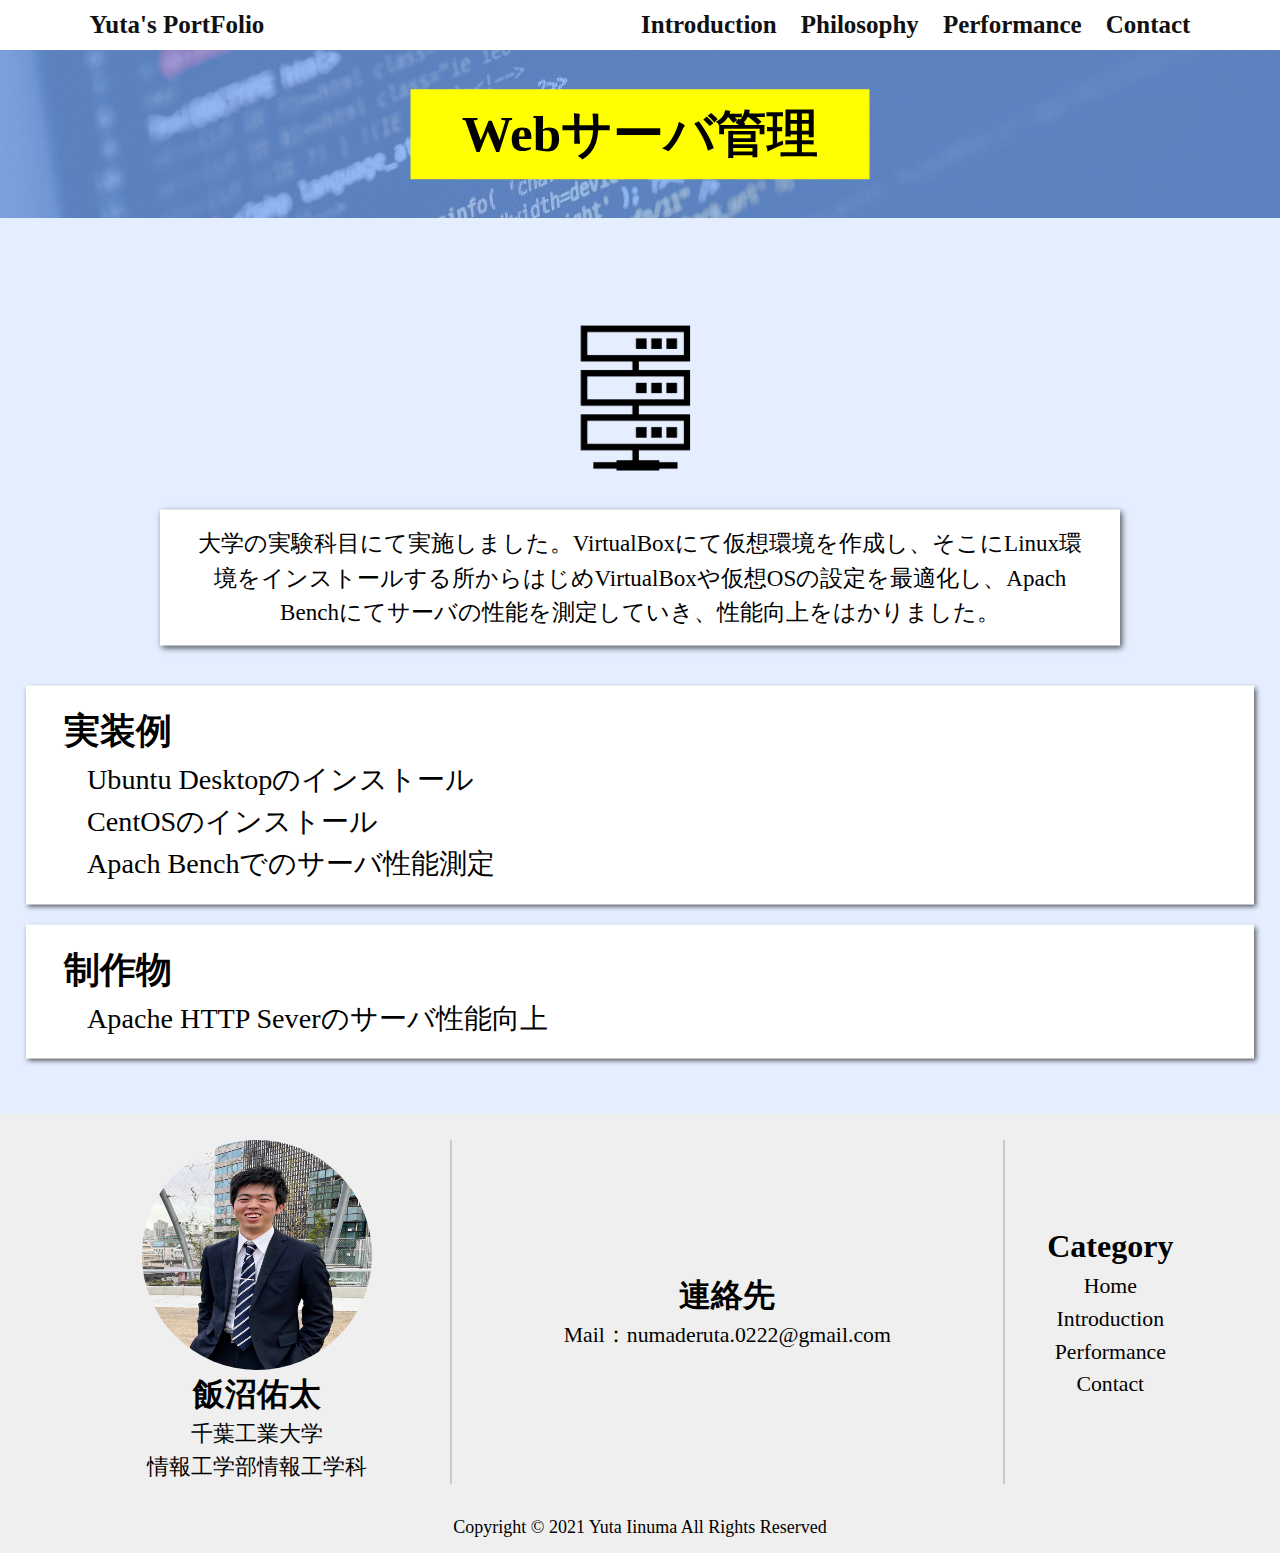
<file: Portfolio/webserver.html>
<!DOCTYPE html>
<html lang="ja">
<head>
    <meta charset="UTF-8">
    <meta name="viewport" content="widtd=device-widbutto, initial-scale=1.0">
    <link rel="stylesheet" href="css/reset.css">
    <link rel="stylesheet" href="css/style.css">
    <title>Yuta's PortFolio</title>
</head>
<body class="article">
    <header class="header_flex space">
        <p class="hp_title"><a href="https://yuta-iinuma.com">Yuta's PortFolio</a></p>
        <nav class="nav_menu">
            <ul class="flex">
                <li class="nav_item"><a href="https://yuta-iinuma.com#introduction">Introduction</a></li>
                <li class="nav_item"><a href="https://yuta-iinuma.com#philosophy">Philosophy</a></li>
                <li class="nav_item"><a href="https://yuta-iinuma.com#performance">Performance</a></li>
                <li class="nav_item"><a href="https://yuta-iinuma.com#contact">Contact</a></li>
            </ul>
        </nav>
    </header>
    <div class="header_bg">
        <div class="center_control">
            <h2 class="article_title">Webサーバ管理</h2>
        </div>
    </div>
    <div class="article_bg">
        <div class="main_wrap">
            <div class="article_intro">
                <img src="img/sever.png">
                <p class="article_word">
                    大学の実験科目にて実施しました。VirtualBoxにて仮想環境を作成し、そこにLinux環境をインストールする所からはじめVirtualBoxや仮想OSの設定を最適化し、Apach Benchにてサーバの性能を測定していき、性能向上をはかりました。
                </p>
            </div>
            <div class="items">
                <h3 class="items_title">実装例</h3>
                <ul class="ul_control">
                    <li class="item_content">
                        Ubuntu Desktopのインストール
                    </li>
                    <li class="item_content">
                        CentOSのインストール
                    </li>
                    <li class="item_content">
                        Apach Benchでのサーバ性能測定
                    </li>
                </ul>
            </div>    
            <div class="items">
                <h3 class="items_title">制作物</h3>
                <ul class="ul_control">
                    <li class="item_content">
                        Apache HTTP Severのサーバ性能向上
                    </li>
                </ul>
            </div>
        </div>
    </div>

    <footer>
        <div class="footer_flex inner space_center">
            <div class="footer_intro">
                <div class="footer_flex2">
                    <img src="img/renuma.jpg" alt="人物写真">
                    <div class="footer_contents">
                        <p class="footer_item">飯沼佑太</p>
                        <p>千葉工業大学</p>
                        <p>情報工学部情報工学科</p>
                    </div>
                </div>
            </div>
            <div class="footer_contact">
                <p class="footer_item">連絡先</p>
                <p><a href="mailto:numaderuta.0222@gmail.com">Mail：numaderuta.0222@gmail.com</a></p>
                <a href="https://twitter.com/IinumaYuta?ref_src=twsrc%5Etfw" class="twitter-follow-button" data-show-count="false"></a><script async src="https://platform.twitter.com/widgets.js" charset="utf-8"></script>
            </div>
            <div class="footer_cat">
                <p class="footer_item">Category</p>
                <p><a href="#home">Home</a></p>
                <p><a href="#introduction">Introduction</a></p>
                <p><a href="#performance">Performance</a></p>
                <p><a href="#contact">Contact</a></p>
            </div>
        </div>
        <p class="copyright">Copyright ©︎ 2021 Yuta Iinuma All Rights Reserved</p>
    </footer>
</body>
</html>
</file>
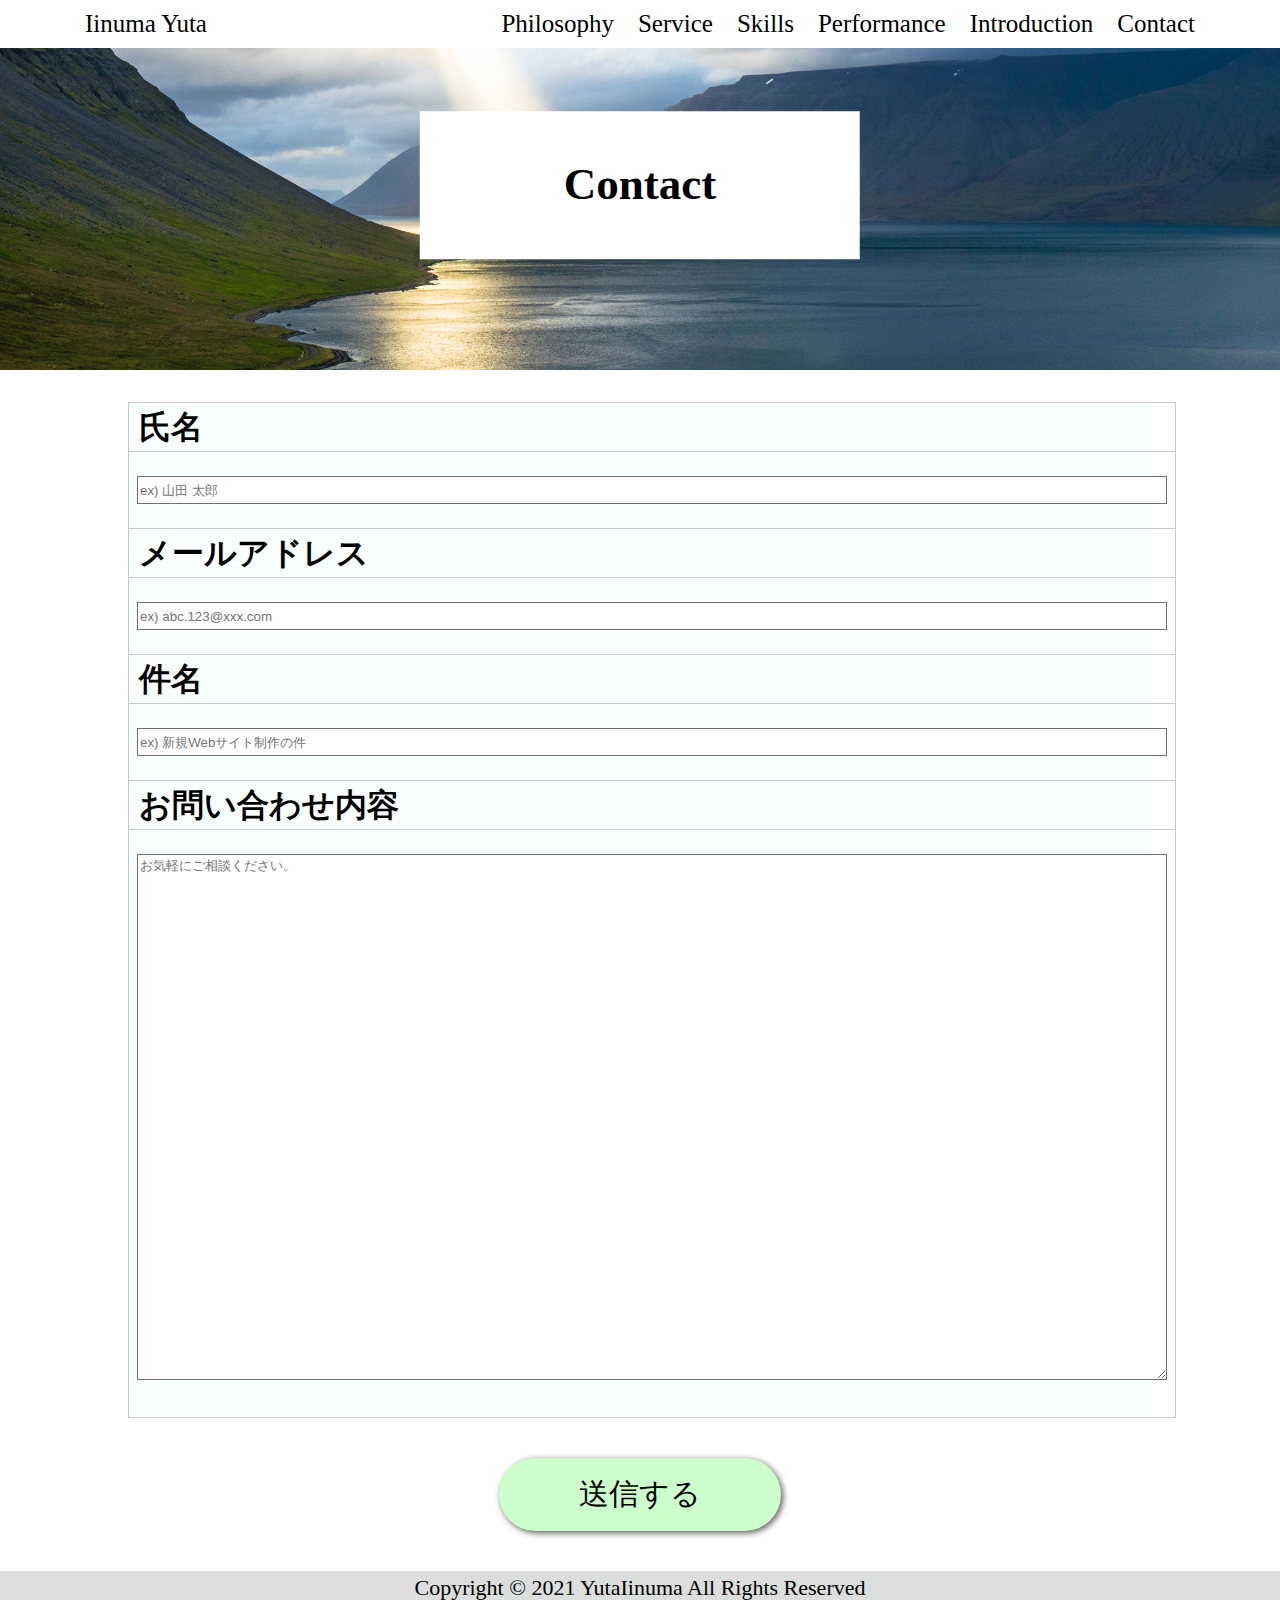
<file: webdesign_portfolio/contact.html>
<!DOCTYPE html>
<html lang="ja">
<head>
    <meta charset="UTF-8">
    <meta name="viewport" content="width=device-width, initial-scale=1.0">
    <link rel="stylesheet" href="css/reset.css">
    <link rel="stylesheet" href="css/style.css">
    <title>Yuta Iinuma</title>
</head>
<body>
    <header class="flex space_between">
        <p class="logo"><a href="index.html#yuta">Iinuma Yuta</a></p>
        <div class="nav-wrapper">
            <nav class="nav_menu">
                <ul class="flex">
                    <li class="nav_item"><a href="index.html#philosophy">Philosophy</a></li>
                    <li class="nav_item"><a href="index.html#service">Service</a></li>
                    <li class="nav_item"><a href="index.html#skills">Skills</a></li>
                    <li class="nav_item"><a href="index.html#performance">Performance</a></li>
                    <li class="nav_item"><a href="index.html#introduction">Introduction</a></li>
                    <li class="nav_item"><a href="index.html#contact">Contact</a></li>
                </ul>
            </nav>
        </div>
        <div id="hamburger">
            <span></span>
            <span></span>
            <span></span>
          </div>
    </header>
   
    <main>
        <div class="contact_top">
            <h2 class="top_title">Contact</h2>
        </div>
        <form action="https://docs.google.com/forms/u/0/d/e/1FAIpQLSdTm19plhfVhUnFxdHGyXEn1BLAydB6HQFhre4n5Y5-DKcTjw/formResponse" method="post" target="hidden_iframe" onsubmit="submitted=true;">
            <table class="form_table2">
                <tr>
                    <th class="input_th">氏名</th>
                </tr>
                <tr>
                    <td class="input_td"><input type="text" name="entry.1207808671" placeholder="ex) 山田 太郎" required=""></td>
                </tr>
                <tr>
                    <th class="input_th">メールアドレス</th>
                </tr>
                <tr>
                    <td class="input_td"><input type="text" name="entry.1369767643" placeholder="ex) abc.123@xxx.com" required=""></td>
                </tr>
                <tr>
                    <th class="input_th">件名</th>
                </tr>
                <tr>
                    <td class="input_td"><input type="text" name="entry.1259789257" placeholder="ex) 新規Webサイト制作の件" required=""></td>
                </tr>
                <tr>
                    <th class="area_th">お問い合わせ内容</th>
                </tr>
                <tr>
                    <td class="area_td">
                        <textarea name="entry.1727608956" id="" cols="30" rows="10" placeholder="お気軽にご相談ください。" required=""></textarea>
                    </td>
                </tr>
            </table>
            <div class="text_center">
                <button class="form_button" type="submit">送信する</button>
            </div>
        </form>
        <script type="text/javascript">var submitted = false;</script>
<iframe name="hidden_iframe" id="hidden_iframe" style="display:none;" onload="if(submitted){window.location='thanks.html';}"></iframe>
    </main>
    <footer>
        <p class="copyright">Copyright ©︎ 2021 YutaIinuma All Rights Reserved</p>
    </footer>
    <script src="js/jquery.min.js"></script>
    <script type="text/javascript">
      $(document).ready(function(){
        $('.autoplay').slick({
          slidesToShow: 3,
          slidesToScroll: 1,
          autoplay: true,
          autoplaySpeed: 2000,
        });   
      });
    </script>
    <script src="js/main.js"></script>
</body>
</html>
</file>
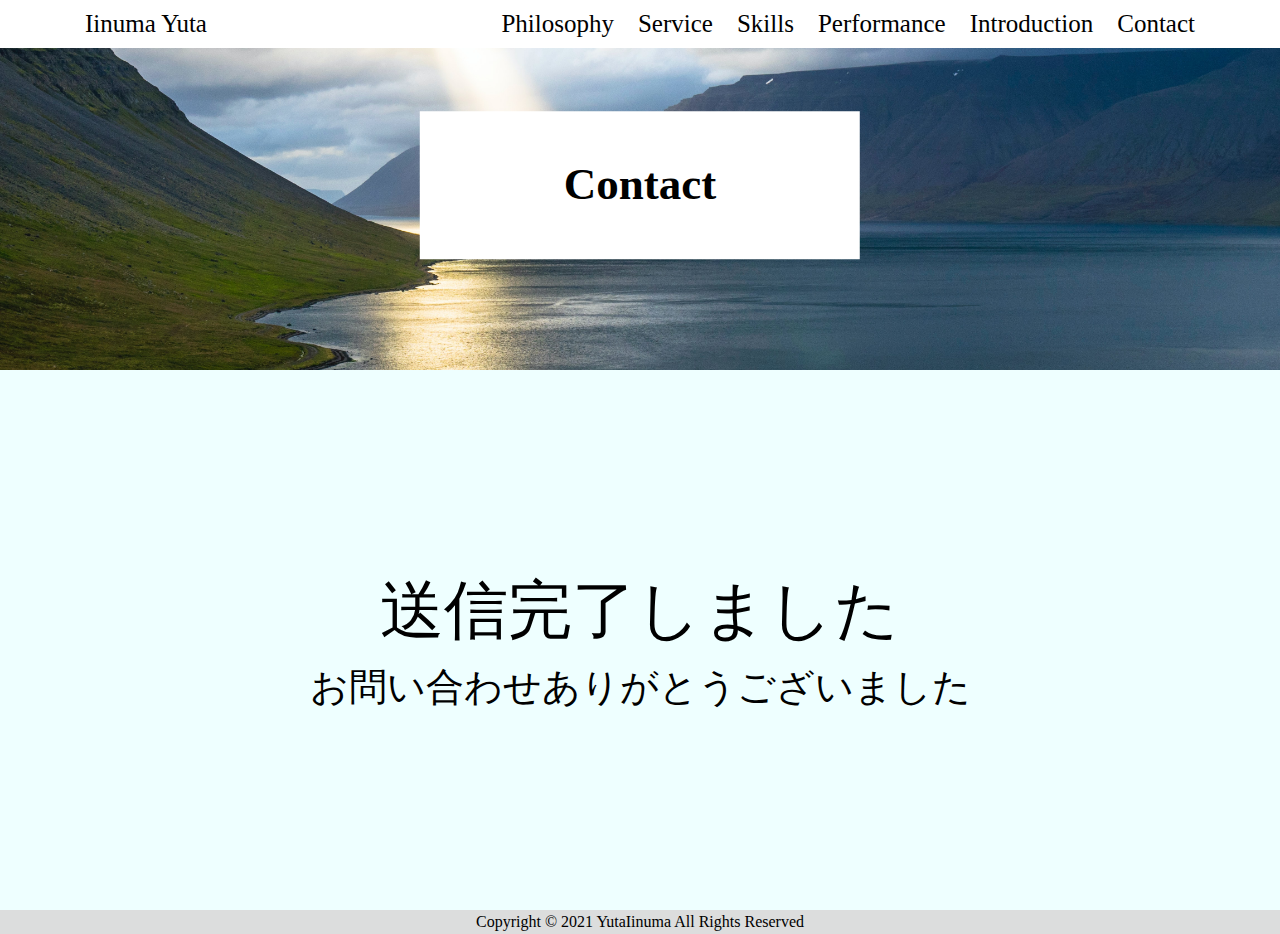
<file: webdesign_portfolio/thanks.html>
<!DOCTYPE html>
<html lang="ja">
<head>
    <meta charset="UTF-8">
    <meta name="viewport" content="width=device-width, initial-scale=1.0">
    <link rel="stylesheet" href="css/reset.css">
    <link rel="stylesheet" href="css/style.css">
    <title>Yuta Iinuma</title>
</head>
<body class="thank_height">
    <header class="flex space_between">
        <p class="logo"><a href="index.html#yuta">Iinuma Yuta</a></p>
        <div class="nav-wrapper">
            <nav class="nav_menu">
                <ul class="flex">
                    <li class="nav_item"><a href="index.html#philosophy">Philosophy</a></li>
                    <li class="nav_item"><a href="index.html#service">Service</a></li>
                    <li class="nav_item"><a href="index.html#skills">Skills</a></li>
                    <li class="nav_item"><a href="index.html#performance">Performance</a></li>
                    <li class="nav_item"><a href="index.html#introduction">Introduction</a></li>
                    <li class="nav_item"><a href="index.html#contact">Contact</a></li>
                </ul>
            </nav>
        </div>
        <div id="hamburger">
            <span></span>
            <span></span>
            <span></span>
          </div>
    </header>
   
    <main>
        <div class="contact_top">
            <h2 class="top_title">Contact</h2>
        </div>
        <div class="thank text_center">
            <div class="thank_content">
                <p class="thank_main">送信完了しました</p>
                <p class="thank_sub">お問い合わせありがとうございました</p>
            </div>
        </div>
    </main>
    <footer>
        <div class="text_center">
            <p class="copyright2">Copyright ©︎ 2021 YutaIinuma All Rights Reserved</p>
        </div>
    </footer>
    <script src="js/jquery.min.js"></script>
    <script type="text/javascript">
      $(document).ready(function(){
        $('.autoplay').slick({
          slidesToShow: 3,
          slidesToScroll: 1,
          autoplay: true,
          autoplaySpeed: 2000,
        });   
      });
    </script>
    <script src="js/main.js"></script>
</html>
</file>
<file: Portfolio/css/style.css>
@charset "UTF-8";

/* ---------- 共通 ---------- */
.flex {
  display: flex;
  flex-wrap: wrap;
}

.space {
  justify-content: space-between;
}

.space_around {
  justify-content: space-around;
}

.space_center {
  justify-content: center;
}

.tac {
  text-align: center;
}

.inner {
  padding: 0 10%;
  width: 95%;
  margin: 0 auto;
}

.down-to-top {
  opacity: 0;
  transform: translateY(20px);
  transition: all 1.5s;
}
.down-to-top.scrollin {
  opacity: 1;
  transform: translateY(0);
}

.title_control h2 {
  font-size: 40px;
  display: inline-block;
  margin: 0 auto;
}

.sub_title {
  border-bottom: solid 5px #0099ff;
}
/* header */
header {
  margin: 0 auto;
  width: 90%;
  color: #ffff00;
  font-size: 25px;
  background: rgba(255, 255, 255, 0.2);
  padding: 0.5% 2%;
  box-sizing: border-box;
}

.nav_item {
  margin: auto 0 auto 24px;
  z-index: 2;
}

.header_flex {
  display: flex;
}

/* ---------- mv ---------- */
.mv {
  width: 100%;
  height: 80vh;
  position: relative;
  padding-top: 3%;
  background: url("../img/mv2.jpg") center top / cover;
}
.mv::before {
  content: "";
  width: 100%;
  height: 80vh;
  position: absolute;
  z-index: 1;
  background: #111111;
  opacity: 0.1;
}

.mv-main {
  text-align: center;
  position: absolute;
  z-index: 2;
  top: 50%;
  left: 50%;
  transform: translate(-50%, -50%);
  -webkit-transform: translate(-50%, -50%);
  -ms-transform: translate(-50%, -50%);
}

.mv h1 {
  font-size: 5vw;
  text-shadow: 1px 0 0 #000066, 0 1px 0 #000066, 1px 0 0 #000066,
    0 1px 0 #000066;
  color: #ffff00;
}

.mv h2 {
  font-size: 3vw;
  text-shadow: 1px 0 0 #000066, 0 1px 0 #000066, 1px 0 0 #000066,
    0 1px 0 #000066;
  color: #ffff00;
}

/* ---------- Introduction ---------- */
.intro {
  background: linear-gradient(#99ccff, #ccccff);
  padding-top: 3%;
  padding-bottom: 3%;
}

.intro_contents {
  background: #fff;
  border: solid 2px #111111;
  border-radius: 30px;
  justify-content: center;
  margin: 24px auto;
  width: 95%;
  max-width: 1100px;
  box-shadow: 5px 5px 2px;
  display: table;
}

.title_control {
  text-align: center;
}

.intro h2 {
  display: inline-block;
  border-bottom: solid 5px #0099ff;
  font-size: 40px;
  margin-bottom: 20px;
}

.responsive_intro_control {
  text-align: center;
}

.intro img {
  margin: 8px;
  width: 440px;
  height: 520px;
  border-radius: 50%;
  object-position: 50% 50%;
}

.intro_img {
  width: 40%;
}

.intro_texts {
  display: table-cell;
  vertical-align: middle;
}

.intro_name {
  font-size: 30px;
  font-weight: bolder;
}

.intro_text {
  font-size: 22px;
  width: 100%;
}

.intro_font {
  font-size: 22px;
}

.intro_text2 {
  display: none;
}
/* ---------- Philosophy ---------- */
.philosophy {
  width: 100%;
  padding: 3%;
  box-sizing: border-box;
  background: #ffffff;
  margin: auto;
}

.philosophy_bg {
  padding: 3%;
  background: linear-gradient(#2ebf91, #8360c3);
}

.philosophy h2 {
  font-size: 40px;
}

.contents_title span {
  color: #acb6e5;
  background: -webkit-linear-gradient(top left, #99ccff, #ccccff);
  -webkit-background-clip: text;
  -webkit-text-fill-color: transparent;
}

.contents_title {
  width: 300px;
  font-size: 30px;
  border-bottom: solid 3px #9fd9f6;
}

.motto_main {
  margin: 16px;
  font-size: 2.5vw;
  font-weight: bolder;
  text-shadow: 3px 3px 3px rgba(17, 17, 17, 0.4);
}

.motivation,
.vision {
  margin-top: 80px;
}

.motivation_img {
  width: 70%;
  height: 100%;
  margin: 24px auto;
}
.motivation_img img {
  height: 35vw;
}

.motivation_text {
  padding: 2%;
  font-size: 1.6vw;
  box-shadow: 2px 2px 6px rgba(17, 17, 17, 0.7);
}

/* ---------- Performance ---------- */
.performance {
  background: #eaf6fd;
  padding-top: 3%;
  padding-bottom: 3%;
}

.performance h2 {
  font-size: 40px;
  display: inline-block;
  margin: 0 auto;
  border-bottom: solid 5px #0099ff;
}

.per_contents {
  width: 480px;
  height: 400px;
  background: #fff;
  padding: 10px 10px 0px;
  box-shadow: 5px 5px 2px gray;
  box-sizing: border-box;
  margin: 2% 16px;
  position: relative;
}

.per_contents img {
  width: 140px;
  height: 140px;
  margin-top: 8px;
}

.per_contents:hover {
  transform: scale(1.05);
  transition-duration: 0.3s;
}

.per_contents h3 {
  display: inline-block;
  font-size: 30px;
}

#per_title {
  border-bottom: 3px solid #9fd9f6;
}

.per_texts {
  font-size: 22px;
  margin: 8px auto;
}

.button_control {
  position: absolute;
  text-align: right;
  margin: 8px 20px 0 0;
  bottom: 32px;
  right: 8px;
}

button {
  width: 20vw;
  height: 4vw;
  font-size: 2vw;
  border-radius: 50px;
  background: #9fd9f6;
  font-weight: bolder;
  text-align: center;
  border: none;
  outline: none;
}

.inner2 {
  width: 1024px;
  margin: 0 auto;
}

/* ---------- Contact ---------- */
.contact {
  padding: 2% 0;
  background: #fffbc7;
}

.contact_frame {
  padding: 2% 3%;
  margin: auto;
  background: #ffffff;
}

.contact .inner {
  width: 90%;
  padding: 0;
  margin: auto;
}

.contact_control {
  text-align: center;
  margin: 20px auto;
  border: aolid 1px #b5b5b6;
}

.contact input {
  border: #9fa0a0 solid 1px;
  width: 90%;
  height: 25px;
  margin-bottom: 20px;
}

.contact textarea {
  border: #9fa0a0 solid 1px;
  width: 90%;
  height: 300px;
}

.contact_button {
  margin: 20px auto 0;
  font-size: 3vw;
  width: 30vw;
  height: 8vw;
  box-shadow: 5px 5px 2px gray;
}

.contact_label {
  width: 85%;
  font-size: 2vw;
  display: block;
  margin: 0 auto;
  text-align: left;
  font-weight: bolder;
}

/* ---------- footer ---------- */
.footer_flex {
  display: flex;
}
.footer_flex2 {
  display: block;
}

footer {
  padding-top: 2%;
  padding-bottom: 1%;
  background: #efefef;
}

footer .inner {
  width: 90%;
  margin: 0 auto;
  padding: 0;
  display: table;
}

.footer_contents {
  margin: auto 2%;
  text-align: center;
}

.footer_item {
  font-size: 2.5vw;
  font-weight: bolder;
}

footer p {
  font-size: 1.7vw;
}

.footer_flex2 img {
  width: 18vw;
  height: 18vw;
  border-radius: 50%;
  background: center;
}

.footer_flex2 {
  text-align: center;
}

.footer_intro {
  margin: 0 1%;
}
.footer_contact {
  text-align: center;
  display: table-cell;
  vertical-align: middle;
  border-right: solid 2px #c9caca;
  border-left: solid 2px #c9caca;
  justify-self: center;
}

.footer_cat {
  text-align: center;
  display: table-cell;
  vertical-align: middle;
}

.tw_bg {
  width: 200px;
  height: 60px;
  background: #1c9cf4;
  border-radius: 20px;
  position: relative;
  margin: 8px auto;
}

.tw_img {
  width: 40px;
  height: 40px;
  position: absolute;
  top: 50%;
  left: 50%;
  transform: translateY(-50%) translateX(-50%);
}

.tw_img2 {
  display: none;
}

.copyright {
  margin-top: 30px;
  text-align: center;
  font-size: 18px;
}

/* ========== article ========== */
.article header {
  width: 90%;
  z-index: 99;
  color: #111111;
  font-weight: bolder;
  background: rgba(255, 255, 255, 1);
}

.article_title {
  font-size: 4vw;
  padding: 0.5% 4%;
  background: #ffff00;
  position: absolute;
  z-index: 2;
  top: 50%;
  left: 50%;
  transform: translateY(-50%) translateX(-50%);
}

.header_bg {
  height: 10vw;
  padding: 20px 0;
  background: url("../img/code_bg.jpg") center top / cover;
  position: relative;
}
.header_bg::before {
  content: "";
  width: 100%;
  height: 100%;
  position: absolute;
  display: block;
  top: 0;
  opacity: 0.7;
  background: #75a9ff;
}

.article_bg {
  height: 70vw;
  width: 100%;
  padding: 20px 0;
  box-sizing: border-box;
  position: relative;
}

.article_bg::before {
  content: "";
  width: 100%;
  height: 100%;
  position: absolute;
  display: block;
  top: 0;
  opacity: 0.3;
  background: #a4c6ff;
}

.article_bg img {
  width: 20%;
  text-align: center;
  margin: 0 auto;
}

.article_intro {
  margin: 0 auto;
  text-align: center;
}

.center_control {
  text-align: center;
  margin: 32px auto 0;
}

.article_word {
  font-size: 1.8vw;
  width: 70vw;
  text-align: center;
  padding: 16px 32px;
  background: #ffffff;
  margin: 0 auto 40px;
  box-shadow: 2px 2px 6px rgba(17, 17, 17, 0.7);
}

.ul_control {
  margin: 0 auto;
}

.items_title {
  margin: 0;
  font-size: 2.8vw;
  font-weight: bolder;
}

.item_content {
  font-size: 2.2vw;
  margin-left: 2%;
}

.items {
  width: 90vw;
  padding: 1.5% 3%;
  background: #ffffff;
  margin: 20px auto;
  box-shadow: 2px 2px 5px rgba(17, 17, 17, 0.7);
}

.main_wrap {
  width: 100vw;
  position: absolute;
  z-index: 2;
  top: 50%;
  left: 50%;
  transform: translateY(-50%) translateX(-50%);
}

.ere_article_bg {
  height: 100vw;
  width: 100%;
  padding: 20px 0;
  box-sizing: border-box;
  position: relative;
}

.ere_article_bg::before {
  content: "";
  width: 100%;
  height: 100%;
  position: absolute;
  display: block;
  top: 0;
  opacity: 0.3;
  background: #a4c6ff;
}

.ere_article_bg img {
  width: 20%;
  text-align: center;
}

.ere_article_bg .article_word {
  margin-top: 32px;
}

/* ========== js =========== */
#back-to-top {
  width: 50px;
  height: 50px;
  background: #000;
  cursor: pointer;
  position: fixed;
  bottom: 20px;
  right: -100px;
  z-index: 100;
  opacity: 0.3;
  transition: 0.4s;
}

#back-to-top:hover {
  opacity: 0.7;
  transition: 0.3s;
}

#back-to-top::before {
  content: "";
  width: 20px;
  height: 20px;
  border-top: 1px solid #fff;
  border-right: 1px solid #fff;
  transform: rotate(-45deg);
  position: absolute;
  top: 20px;
  left: 15px;
}

#back-to-top.in {
  right: 20px;
}

@media screen and (max-width: 1024px) {
  /* public */
  .title_control h2 {
    font-size: 5vw;
  }
  .inner {
    width: 90%;
    padding: 0;
  }
  /* header */
  header {
    font-size: 2vw;
  }
  .mv {
    height: 50vw;
  }
  .mv::before {
    height: 50vw;
  }
  /* Introduction */
  .intro_contents {
    width: 90%;
    padding: 2%;
  }
  .intro .flex {
    display: block;
  }
  .intro img {
    width: 320px;
    height: 300px;
    margin: 0 auto;
  }
  .intro_name {
    text-align: center;
  }
  .intro_text {
    display: none;
  }
  .intro_text2 {
    display: block;
    width: 90vw;
    font-size: 3vw;
  }
  .intro_text2 span {
    font-weight: bolder;
  }
  .intro_text_control {
    margin: 16px auto;
  }
  .responsive_intro_control {
    text-align: center;
  }
  /* philosophy */
  .philosophy {
    width: 100%;
    padding: 5%;
  }
  .philosophy_bg {
    padding: 3%;
  }
  .motto_main {
    font-size: 3vw;
  }
  .motivation,
  .vision {
    margin-top: 32px;
  }
  .motivation_img {
    width: 80%;
    margin: 24px auto;
  }
  .motivation_text {
    padding: 16px;
    font-size: 2.5vw;
    box-shadow: 2px 2px 6px rgba(17, 17, 17, 0.7);
  }
  /* performance */
  .inner2 {
    width: 95%;
  }
  .per_contents {
    width: 45%;
    min-height: 320px;
    height: 40vw;
    padding: 1%;
  }
  .per_contents img {
    width: 30%;
    height: 30%;
  }
  .per_contents h3 {
    font-size: 4vw;
  }
  .per_texts {
    font-size: 2.5vw;
  }
  .button {
    font-size: 3vw;
  }
  .button_control {
    bottom: 16px;
    right: 0;
  }
  /* contact */
  .contact input {
    width: 90%;
    height: 24px;
  }
  .contact textarea {
    width: 90%;
    height: 300px;
  }
  .contact_label {
    width: 85%;
    font-size: 3vw;
  }
  .contact_button {
    font-size: 4.5vw;
    width: 40vw;
    height: 8vw;
  }
  /* footer */
  .footer_flex2 {
    display: block;
    text-align: center;
  }
  footer {
    padding-bottom: 1%;
  }
  .footer_contents {
    margin: auto 2%;
    text-align: center;
  }
  .footer_item {
    font-size: 2.5vw;
  }
  footer p {
    font-size: 2vw;
  }
  .footer img {
    width: 30vw;
    height: 30vw;
    margin: 0 auto;
  }
  .footer_contact {
    padding: 4% 2%;
    width: 40vw;
    margin-top: 4vw;
  }
  .footer_cat {
    margin-left: 4%;
    width: 30vw;
    margin-top: 7vw;
  }
  .copyright {
    margin-top: 5%;
    font-size: 2vw;
  }
  .footer_intro {
    width: 30vw;
  }
  .tw_bg {
    width: 160px;
    height: 40px;
  }
  .tw_img {
    width: 30px;
    height: 30px;
  }
  /* article */
  .article_bg {
    height: 70vw;
  }
}

@media screen and (max-width: 480px) {
  /* public */
  .inner2 {
    width: 95%;
  }
  .title_control h2 {
    font-size: 8vw;
    margin-bottom: 0px;
  }
  .title_control {
    margin: 16px auto;
  }
  /* mv / header */
  .mv {
    height: 60vw;
  }
  .mv::before {
    height: 60vw;
  }
  header {
    font-size: 10px;
    padding: 2%;
  }
  .nav_item {
    margin: auto 0 auto 8px;
  }
  /* philosophy */
  .contents_title {
    width: 50vw;
  }
  /* Introduction */
  .intro_contents {
    width: 90%;
    padding: 4% 2%;
  }
  .intro img {
    width: 60vw;
    height: 60vw;
  }
  .intro_name {
    font-size: 5vw;
  }
  /* philosophy */
  .philosophy {
    width: 95%;
  }
  .contents_title {
    font-size: 5vw;
  }
  /* performance */
  .inner2 .flex {
    justify-content: space-between;
  }
  .per_texts {
    font-size: 2vw;
  }
  .per_contents {
    width: 48%;
    height: 42vw;
    margin: 2% 0;
    min-height: 176px;
  }
  button {
    width: 28vw;
    height: 6vw;
  }
  .button_control {
    bottom: 8px;
    margin: 8px 8px 0 0;
  }
  /* contact */
  .contact {
    padding: 4% 0;
  }
  .contact_control {
    margin: 16px auto 8px;
  }
  /* footer */
  .footer_flex {
    display: block;
  }
  footer .inner {
    display: block;
  }
  footer img {
    display: none;
  }
  .footer_intro,
  .footer_contact,
  .footer_cat {
    display: block;
    width: 80vw;
    margin: 0 auto;
    text-align: center;
  }
  .footer_intro {
    margin-bottom: 2%;
  }
  .footer_cat {
    margin-top: 2%;
  }
  .footer_contact {
    border-style: solid;
    border-width: 1px 0;
    border-color: #c9caca;
    padding: 2% 3%;
  }
  .tw_img {
    width: 30px;
    height: 30px;
  }
  /* article */
  .article_bg {
    height: 55vh;
  }
}

@media screen and (max-width: 400px) {
  header .flex {
    justify-content: space-between;
  }
  .header_flex {
    display: block;
  }
  header {
    text-align: center;
  }
  .hp_title {
    display: inline-block;
  }
  .nav_item:nth-child(1) {
    margin: 0;
  }
  .tw_bg {
    display: none;
  }
  .tw_img2 {
    display: block;
    width: 30px;
    height: 30px;
    margin: 0 auto;
  }
  /* article */
  .article_bg {
    height: 80vh;
  }
}
</file>
<file: webdesign_portfolio/css/style.css>
@charset "utf-8";

/* ========== 共通 ========== */
.flex {
  display: flex;
}

.wrap {
  flex-wrap: wrap;
}

.space_between {
  justify-content: space-between;
}

html {
  font-family: "游明朝体", "游明朝", "Hiragino Mincho ProN", serif;
}

.inner {
  width: 1100px;
  margin: 0 auto;
}

.text_center {
  text-align: center;
}

.center_control {
  margin: 0 auto;
}

.sub_title {
  display: inline-block;
  margin: 48px auto 0;
  font-size: 45px;
  font-weight: bolder;
  border-bottom: solid 5px #0099ff;
}

.text_item {
  margin: 24px auto 0 auto;
  font-size: 25px;
  text-align: center;
  width: 828px;
  padding: 16px 32px;
  background: #f2f6f6;
  box-shadow: 2px 2px 6px rgba(17, 17, 17, 0.7);
}

.down-to-top {
  opacity: 0;
  transform: translateY(20px);
  transition: all 1.5s;
}
.down-to-top.scrollin {
  opacity: 1;
  transform: translateY(0);
}
/* ========== header ========== */
header {
  height: 48px;
  font-size: 25px;
  padding: 5px;
  width: 100%;
  box-sizing: border-box;
  background: #ffffff;
  position: fixed;
  z-index: 99;
}

.logo {
  margin: auto 0 auto 80px;
}

.nav_menu {
  margin-right: 80px;
}

.nav_item {
  margin: auto 0 auto 24px;
}

/* ========== mv ========== */
.mv {
  height: 85vh;
  width: 100%;
  position: relative;
  background: url("../img/mv.jpg") center / cover;
  object-fit: contain;
}

.mv h1 {
  font-size: 60px;
  color: #ffffff;
  position: absolute;
  right: 5%;
  bottom: 10%;
  text-shadow: 2px 2px 6px rgba(17, 17, 17, 0.6);
}

/* ========== philosophy ========== */
.content_title {
  display: inline-block;
  margin-top: 32px;
  font-size: 30px;
  color: #0099ff;
  border-bottom: solid 2px #3366ff;
}

.content_title span {
  color: #3366ff;
  margin-right: 8px;
}

.philo_text {
  margin-top: 10%;
  display: inline-block;
  font-size: 30px;
  font-weight: bold;
  color: #ffffff;
  padding: 8px;
  background: #3399ff;
}

/* ========== service ========== */
.inner2 {
  margin: 24px 0;
  padding: 0 2%;
}
.service {
  min-height: 80vh;
}

.service_content {
  width: 23%;
  height: 23%;
  margin: 32px 0;
  box-shadow: 2px 2px 6px rgba(17, 17, 17, 0.7);
}

.service_img {
  width: 50%;
  height: 50%;
  margin: 16px 25% 8px;
}

.service_text {
  text-align: center;
  color: #ffffff;
  margin-top: 8px;
  font-size: 25px;
}

.red {
  background: #ea5532;
}

.blue {
  background: #7ecef4;
}

.yellow {
  background: #f9c270;
}

.green {
  background: #89c997;
}

.service_items {
  position: absolute;
  width: 100%;
  height: 328px;
  top: 0;
  left: 0;
  bottom: 0;
  right: 0;
  transform: translateX(100%);
  transition: 0.6s;
}

.service_items._slide {
  transform: translateX(0);
}

.service_items._cover {
  z-index: 10;
}

.service_inner {
  width: 1008px;
  height: 264px;
  position: absolute;
  top: 0;
  right: 0;
  bottom: 0;
  left: 0;
  margin: auto;
  background: #ffffff;
  border-radius: 40px;
}

.service_items_text {
  background: #ffffff;
  color: #111111;
  font-size: 24px;
}

.service_items_text._1 {
  margin: 56px 80px;
}
.service_items_text._2 {
  margin: 40px 80px;
}
.service_items_text._3 {
  margin: 56px 80px;
}
.service_items_text._4 {
  margin: 40px 80px;
}

.contents_area {
  position: relative;
  overflow: hidden;
  height: 400px;
}

/* ========== skill ========== */
.skill_img_control {
  width: 720px;
  margin: 40px auto;
}

.skill_img {
  width: 160px;
  height: 160px;
}

.skill_button {
  color: #ffffff;
  background: #00a95f;
  font-size: 30px;
  font-weight: bold;
  padding: 16px 64px;
  border: none;
  border-radius: 40px;
}

/* ========== performance ========== */
.performance {
  height: 100%;
  padding-bottom: 8%;
}

.per-img-wrap {
  position: relative;
  height: 440px;
  margin-top: 8%;
}

.per_img {
  width: 840px;
  height: 440px;
  text-align: center;
  position: absolute;
  left: 50%;
  transform: translateX(-50%);
}

.per_texts {
  position: absolute;
  bottom: 0;
  left: 50%;
  transform: translateX(-50%);
  width: 840px;
  background: #fff799;
  font-size: 25px;
}

.per_text_item {
  text-align: center;
}

.per_texts span {
  color: #3366ff;
  margin: 0 8px;
}

.per_content {
  text-align: center;
}

/* ========== introduction ========== */
.intro {
  background: linear-gradient(#d3edfb, #cfa7cd);
  padding-top: 1%;
  padding-bottom: 1%;
}

.intro_contents {
  background: #fff;
  border: solid 2px #111111;
  border-radius: 30px;
  justify-content: center;
  margin: 24px auto;
  width: 95%;
  box-shadow: 5px 5px 2px;
}

.title_control {
  text-align: center;
}

.intro img {
  margin: 8px;
  width: 98%;
  height: 40vw;
  border-radius: 50%;
}

.intro_img {
  width: 45%;
  object-position: 50% 50%;
}

.intro_name {
  font-size: 35px;
  font-weight: bold;
  margin-bottom: 8px;
}

.intro_text {
  font-size: 25px;
  margin: 25px 24px;
  width: 55%;
}

.intro_text2 {
  display: none;
}

.intro_text_control {
  margin: 16px 0;
}

.intro_font {
  font-size: 25px;
  margin: 0 24px;
}

.intro_text span {
  font-weight: bolder;
}

.intro_text_comment {
  color: #595757;
  font-size: 22px;
}

.intro_text_item {
  margin: 8px;
}
.intro_text_item span {
  font-weight: bolder;
}

/* ========== contact ========== */
.contact {
  background: #fffcdb;
  font-family: "Hiragino Kaku Gothic ProN", "游ゴシック", sans-serif;
}

.contact_table {
  font-size: 25px;
  margin: 32px auto 0;
  background: #ffffff;
  font-weight: bolder;
  width: 95%;
}

.time_th {
  width: 30%;
  height: 60%;
  border: solid 1px #9fa0a0;
  vertical-align: middle;
}

.time_td {
  width: 70%;
  height: 60%;
  padding: 8px;
  border: solid 1px #9fa0a0;
  vertical-align: middle;
}

.time_td span {
  font-size: 22px;
  font-weight: normal;
}

.other_th {
  width: 30%;
  height: 60%;
  border: solid 1px #9fa0a0;
  vertical-align: middle;
}

.other_td {
  width: 70%;
  padding: 8px;
  height: 60%;
  border: solid 1px #9fa0a0;
  vertical-align: middle;
}

.contact_point {
  width: 1100px;
  font-size: 25px;
  margin: 0 auto 16px;
}

.contact_button {
  color: #ffffff;
  background: #00a95f;
  font-size: 30px;
  font-weight: bold;
  margin: 16px auto 40px;
  padding: 16px 64px;
  border: none;
  border-radius: 40px;
}

.twitter_control {
  width: 400px;
}

/* ========== footer ========== */
footer {
  background: #dcdddd;
}
.copyright {
  font-size: 22px;
  text-align: center;
}

/* ========== contact.html ========== */
.contact_top {
  background: url(../img/mv.jpg) center / cover;
  width: 100%;
  height: 370px;
  position: relative;
}

.top_title {
  position: absolute;
  display: inline-block;
  font-size: 45px;
  background: #ffffff;
  padding: 40px 144px;
  top: 50%;
  left: 50%;
  transform: translateY(-50%) translateX(-50%);
  -webkit-transform: translateY(-50%) translateX(-50%);
}

.form_table2 {
  display: block;
  width: 80%;
  margin: 32px auto 0;
  background: #faffff;
  font-size: 2.5vw;
}

.form_table {
  font-size: 30px;
  margin: 24px auto 0;
  background: #faffff;
}

.input_th {
  width: 100vw;
  height: 32px;
  padding-left: 10px;
  border: solid 1px #c9c9c9;
  vertical-align: middle;
  text-align: left;
}

.input_td {
  width: 100vw;
  height: 32px;
  border: solid 1px #c9c9c9;
}

.area_th {
  width: 100vw;
  height: 32px;
  padding-left: 10px;
  border: solid 1px #c9c9c9;
  vertical-align: middle;
  text-align: left;
}

.area_td {
  width: 100vw;
  height: 400px;
  border: solid 1px #c9c9c9;
}

.form_table2 input {
  width: 80vw;
  height: 24px;
  margin: 24px 8px;
  border: 1px solid #707070;
}

.form_table2 textarea {
  width: 80vw;
  height: 520px;
  margin: 24px 8px;
  border: 1px solid #707070;
}

.form_button {
  font-size: 30px;
  padding: 16px 80px;
  background: #ccffcc;
  border-radius: 40px;
  margin: 40px;
  border: none;
  box-shadow: 2px 2px 6px rgba(17, 17, 17, 0.7);
}

/* ====== thank.html ====== */
.thank_height {
  position: relative;
}

.thank {
  background: #eeffff;
  height: 60vh;
  display: table;
  width: 100%;
}

.thank_main {
  font-size: 5vw;
  text-align: center;
}

.thank_sub {
  font-size: 3vw;
  text-align: center;
}

.thank_content {
  display: inline-block;
  padding: 16px 40px;
  margin: auto 0;
  background: #eeffff;
  display: table-cell;
  vertical-align: middle;
}
/* ハンバーガー */
#hamburger {
  display: none;
  width: 40px;
  height: 40px;
  position: absolute;
  top: 5px;
  right: 20px;
  cursor: pointer;
  z-index: 999;
}

#hamburger span {
  display: block;
  width: 20px;
  height: 1px;
  background: #333;
  position: absolute;
  left: 10px;
  transition: 0.3s;
}

#hamburger:hover span:nth-child(2) {
  left: 15px;
}

#hamburger span:nth-child(1) {
  top: 10px;
}

#hamburger span:nth-child(2) {
  top: 20px;
}

#hamburger span:nth-child(3) {
  top: 30px;
}

#hamburger.active span:nth-child(1) {
  top: 20px;
  transform: rotate(45deg);
}

#hamburger.active span:nth-child(2) {
  left: 30px;
  opacity: 0;
}

#hamburger.active span:nth-child(3) {
  top: 20px;
  transform: rotate(-45deg);
}

body.hidden {
  overflow: hidden;
}

/*  レスポンシブ  */
@media screen and (max-width: 1024px) {
  /* public */
  .sub_title {
    font-size: 40px;
  }
  .inner {
    width: 90%;
  }
  .text_item {
    font-size: 3vw;
    width: 100%;
    padding: 16px;
    margin: 16px auto 0 auto;
    box-sizing: border-box;
  }
  /* header */
  header {
    width: 100vw;
  }
  .logo {
    margin: 0 auto;
  }
  .mv {
    width: 100vw;
    height: 70vh;
  }
  .mv h1 {
    font-size: 6vw;
  }
  /* philosophy */
  .content_title {
    font-size: 4vw;
  }
  .philo_text {
    font-size: 4vw;
    padding: 8px;
  }
  /* service */
  .service {
    min-height: 60vh;
  }
  .inner2 {
    margin: 24px 0;
    padding: 0 2%;
  }
  .service_content {
    width: 23%;
    height: 23%;
    margin: 16px 0;
  }
  .service_img {
    width: 50%;
    height: 50%;
    margin: 8px 25%;
  }
  .service_text {
    font-size: 3vw;
    margin: 8px 0;
  }
  .yellow .service_text {
    font-size: 3vw;
  }
  .service_items {
    height: 400px;
  }
  .service_inner {
    display: table;
    width: 90%;
    height: 85%;
  }
  .service_items_text {
    font-size: 3vw;
    width: 85%;
    padding: 0 5%;
    display: table-cell;
    vertical-align: middle;
    border-radius: 40px;
  }
  /* skills */
  .skill_img_control {
    width: 90%;
  }
  .skill_img {
    width: 23%;
    height: 23%;
  }
  /* performance */
  .per-img-wrap {
    height: 45vh;
  }
  .per_img {
    width: 90%;
    height: 45vh;
  }
  .per_texts {
    width: 90%;
    font-size: 22px;
  }

  /* introduction */
  .intro_contents {
    width: 90%;
    margin: 24px auto;
  }
  .intro .flex {
    display: block;
  }
  .intro img {
    width: 320px;
    height: 300px;
    margin: 0 auto;
  }
  .intro_img {
    width: 100%;
    text-align: center;
    margin-top: 24px;
  }
  .intro_name {
    text-align: center;
  }
  .intro_text_control {
    margin: 16px auto;
  }
  .intro_text {
    display: none;
  }
  .intro_text2 {
    display: block;
    width: 90%;
    font-size: 4vw;
    text-align: left;
    margin: 0 auto;
  }
  .intro_text2 span {
    font-weight: bolder;
  }
  .intro_text_comment {
    color: #595757;
    font-size: 3vw;
  }
  /* contact */
  .contact_table {
    font-size: 3vw;
    width: 90%;
  }
  .time_th {
    width: 30%;
    height: 60%;
  }
  .time_td {
    width: 70%;
    height: 60%;
  }
  .time_td span {
    font-size: 15px;
  }
  .other_th {
    width: 30%;
    height: 60%;
  }
  .other_td {
    width: 70%;
    padding: 8px;
    height: 60%;
  }
  .contact_point {
    width: 90%;
    font-size: 15px;
  }
}

@media screen and (max-width: 1200px) {
  .logo {
    margin: 0 auto;
  }
  .nav_menu {
    position: fixed;
    top: 0;
    left: 70vw;
    width: 30vw;
    height: 100vh;
    z-index: 998;
    background: #fff;
    opacity: 0.95;
    display: none;
  }

  .nav_menu ul.flex {
    display: block;
    text-align: center;
    line-height: 50px;
    position: absolute;
    top: 50%;
    left: 50%;
    transform: translate(-50%, -50%);
  }

  #hamburger {
    display: block;
  }
}

@media screen and (min-width: 1201px) {
  .nav_menu {
    display: block !important;
  }
}

@media screen and (max-width: 480px) {
  /* public */
  .inner {
    width: 90%;
  }
  .sub_title {
    font-size: 30px;
    margin-top: 24px;
  }
  .text_item {
    width: 100%;
    font-size: 3.5vw;
    margin: 16px auto 0 auto;
    box-sizing: border-box;
    padding: 16px;
  }
  /* header / mv */
  .nav_menu {
    font-size: 60%;
    left: 55vw;
    width: 45vw;
  }
  .logo {
    margin: 0 auto;
  }
  .mv {
    height: 45vh;
  }
  .mv h1 {
    font-size: 7vw;
    text-align: center;
    width: 100%;
    top: 70%;
    left: 45%;
    transform: translateY(-70%) translateX(-45%);
    -webkit-transform: translateY(-70%) translateX(-45%);
  }
  /* philosophy */
  .content_title {
    font-size: 85%;
  }
  .philo_text {
    font-size: 100%;
    padding: 8px;
  }
  /* service */
  .inner2 {
    padding: 0 2%;
  }
  .service_content {
    width: 23%;
    height: 23%;
    margin: 16px 0;
  }
  .service_img {
    width: 50%;
    height: 50%;
    margin: 8px 25%;
  }
  .service_text {
    font-size: 20%;
    margin: 8px 0;
  }
  .yellow .service_text {
    font-size: 20%;
  }
  .service_items {
    height: 300px;
  }
  .service_inner {
    display: table;
    width: 90%;
    height: 85%;
  }
  .service_items_text {
    font-size: 4vw;
    width: 85%;
    padding: 0 5%;
    display: table-cell;
    vertical-align: middle;
    border-radius: 40px;
  }
  .contents_area {
    margin-top: 8px;
    height: 320px;
  }
  .strech_control {
    margin-top: 8px;
  }
  /* skills */
  .skill_img_control {
    width: 80%;
    padding: 16px;
    margin: 24px auto;
  }
  .skill_img {
    width: 25%;
    height: 25%;
  }
  .skill_button {
    padding: 16px 40px;
    font-size: 25px;
  }
  /* performance */
  .per_texts {
    font-size: 2vw;
  }
  .per-img-wrap {
    height: 30vh;
  }
  .per_img {
    width: 90%;
    height: 30vh;
  }
  /* introduction */
  .intro {
    padding: 4px 8px;
  }
  .intro .flex {
    display: block;
  }
  .intro_contents {
    width: 90%;
    margin: 24px auto;
  }
  .intro_text_control {
    margin: 8px auto;
    font-size: 4vw;
  }
  .intro_text2 span {
    font-weight: bolder;
    font-size: 5vw;
  }
  .intro img {
    width: 160px;
    height: 160px;
  }
  .intro_name {
    font-size: 7vw;
    margin: 0 auto;
    text-align: center;
  }
  .intro_img {
    width: 100%;
  }
  .intro_text {
    display: none;
  }
  .intro_text2 {
    display: block;
    width: 90%;
    text-align: left;
    margin: 0 auto;
  }
  .responsive_intro_control {
    text-align: center;
  }
  /* contact */
  .contact_point {
    width: 90%;
    font-size: 10%;
  }
  .contact_button {
    font-size: 90%;
    padding: 16px 48px;
    width: 90%;
  }
  /* footer */
  .copyright {
    font-size: 15px;
  }
  /* contact.html */
  .contact_top {
    height: 240px;
  }
  .top_title {
    font-size: 40px;
    padding: 24px 72px;
    top: 70%;
    left: 50%;
    transform: translateY(-70%) translateX(-50%);
    -webkit-transform: translateY(-70%) translateX(-50%);
  }
  .form_button {
    font-size: 20px;
    padding: 16px 48px;
    margin: 24px;
  }
  .thank {
    width: 100%;
    height: 66vh;
  }
  .thank_main {
    font-size: 40px;
  }
  .thank_sub {
    font-size: 25px;
  }
  .thank_content {
    padding: 0;
    margin: 30% 0;
  }
  /* contact.html */
  .form_table2 {
    display: block;
    margin: 24px auto 0;
    font-size: 4vw;
    width: 95%;
  }
  .top_title {
    font-size: 10vw;
    padding: 4% 10%;
  }

  .input_th {
    min-width: 100%;
    height: 15%;
  }
  .input_td {
    width: 100%;
    height: 15%;
  }
  .area_th {
    width: 100%;
    height: 15%;
  }
  .area_td {
    width: 100%;
    height: 40%;
  }
  .form_table input {
    width: 90%;
    height: 8%;
    margin: 24px 8px;
  }
  .form_table textarea {
    width: 90%;
    height: 30%;
    margin: 24px 8px;
  }
}
</file>
